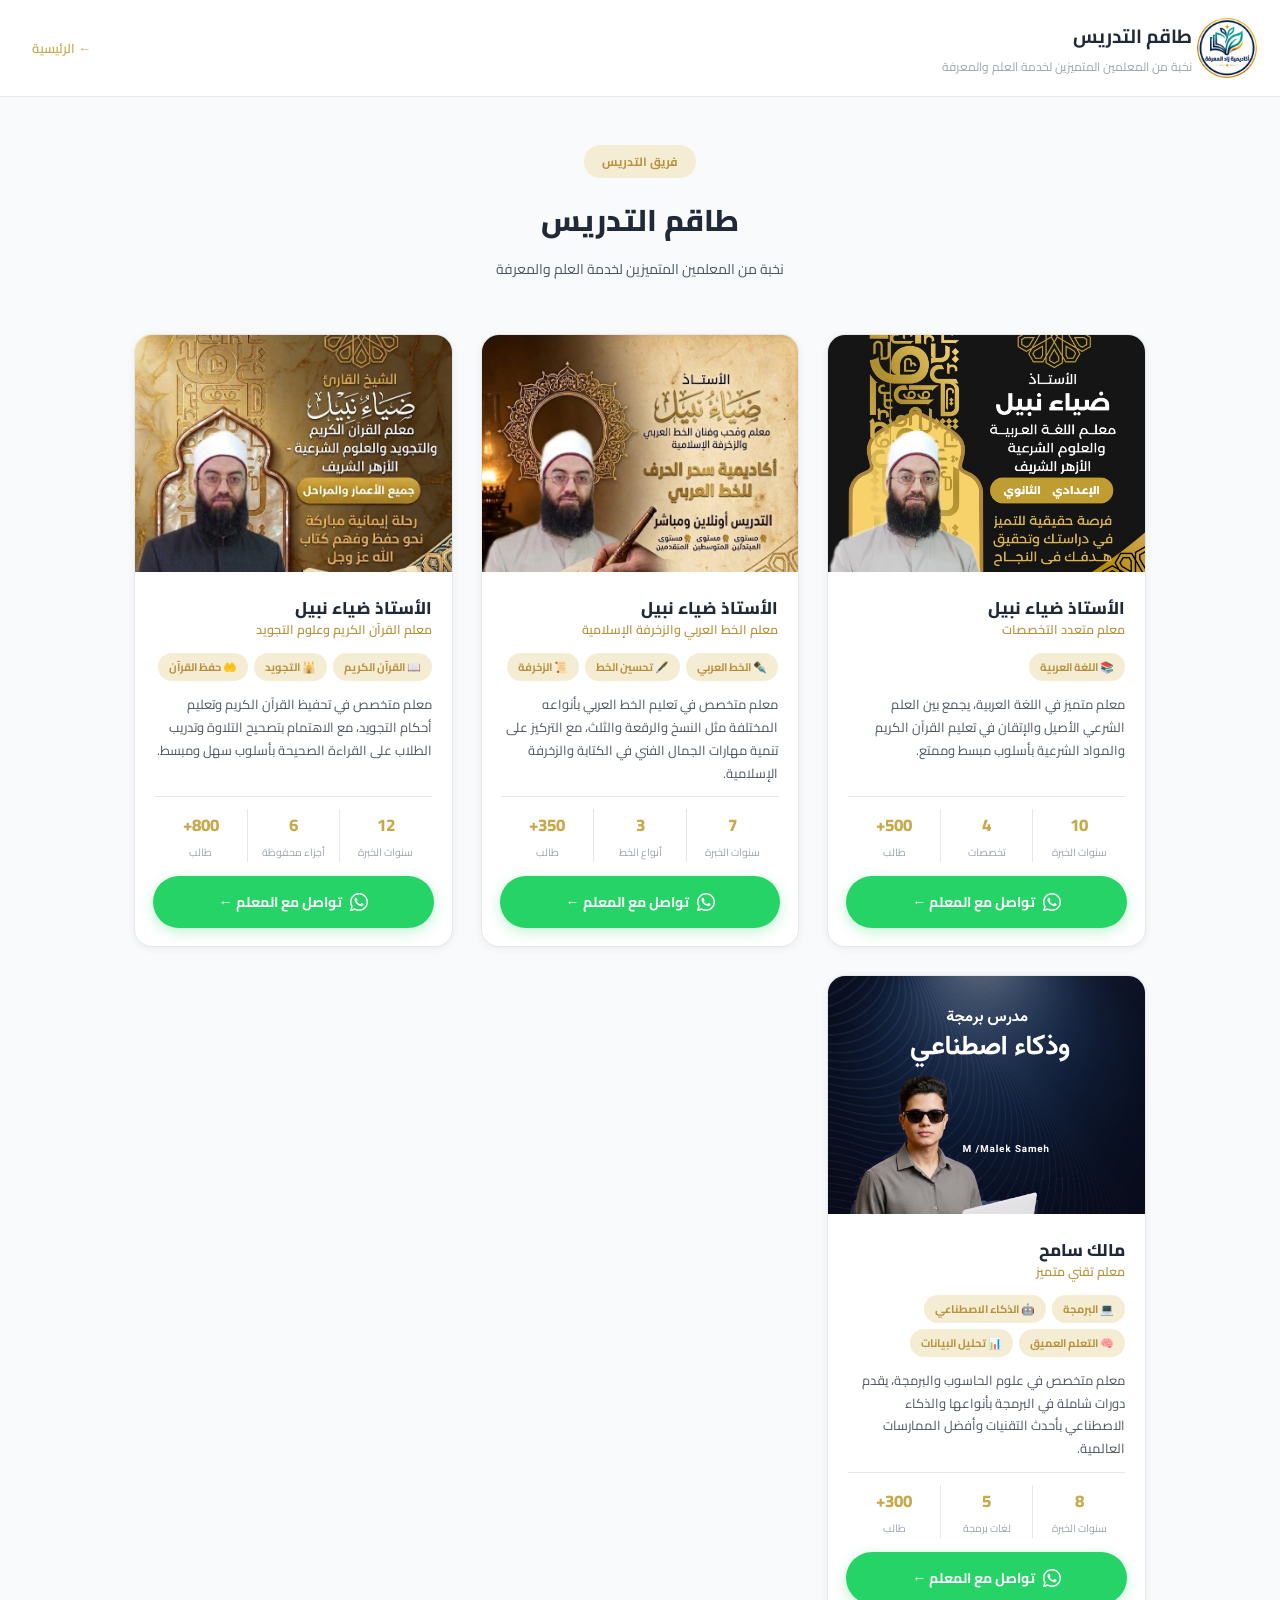
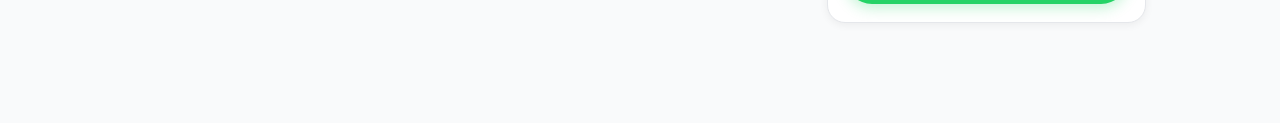
<file: طاقم التدريس/index.html>
<!doctype html>
<html lang="ar" dir="rtl">
  <head>
    <meta charset="UTF-8" />
    <meta name="viewport" content="width=device-width, initial-scale=1.0" />
    <title>طاقم التدريس — زاد المعرفة</title>
    <link rel="preconnect" href="https://fonts.googleapis.com" />
    <link
      href="https://fonts.googleapis.com/css2?family=Cairo:wght@400;600;700;800&display=swap"
      rel="stylesheet"
    />
    <style>
      *,
      *::before,
      *::after {
        box-sizing: border-box;
        margin: 0;
        padding: 0;
      }

      :root {
        --gold: #c9a84c;
        --gold-light: #f5ecd4;
        --gold-hover: #b8923e;
        --wa: #25d366;
        --wa-dark: #128c5e;
        --white: #ffffff;
        --gray-50: #f9fafb;
        --gray-200: #e5e7eb;
        --gray-400: #9ca3af;
        --gray-600: #4b5563;
        --gray-800: #1f2937;
      }

      body {
        font-family: "Cairo", sans-serif;
        background: var(--gray-50);
        color: var(--gray-800);
        direction: rtl;
      }

      /* ===== HEADER ===== */
      .page-header {
        background: var(--white);
        border-bottom: 1px solid var(--gray-200);
        padding: 18px 32px;
        display: flex;
        align-items: center;
        gap: 14px;
        position: sticky;
        top: 0;
        z-index: 50;
      }
      .header-icon {
        width: 42px;
        height: 42px;
        background: var(--gold-light);
        border-radius: 10px;
        display: flex;
        align-items: center;
        justify-content: center;
        font-size: 20px;
      }
      .header-title {
        font-size: 19px;
        font-weight: 700;
      }
      .header-sub {
        font-size: 12px;
        color: var(--gray-400);
        margin-top: 1px;
      }
      .back-link {
        margin-right: auto;
        font-size: 13px;
        font-weight: 600;
        color: var(--gold);
        text-decoration: none;
      }
      .back-link:hover {
        color: var(--gold-hover);
      }

      /* ===== MAIN ===== */
      main {
        max-width: 1060px;
        margin: 0 auto;
        padding: 48px 24px 100px;
      }

      /* ===== HERO ===== */
      .hero {
        text-align: center;
        margin-bottom: 52px;
      }
      .hero-badge {
        display: inline-block;
        background: var(--gold-light);
        color: var(--gold-hover);
        font-size: 12px;
        font-weight: 700;
        border-radius: 999px;
        padding: 5px 18px;
        margin-bottom: 14px;
      }
      .hero h1 {
        font-size: 30px;
        font-weight: 800;
        margin-bottom: 10px;
      }
      .hero p {
        font-size: 14px;
        color: var(--gray-600);
        line-height: 1.7;
      }

      /* ===== GRID ===== */
      .teachers-grid {
        display: grid;
        grid-template-columns: repeat(auto-fill, minmax(280px, 1fr));
        gap: 28px;
      }

      /* ===== CARD ===== */
      .card {
        background: var(--white);
        border: 1px solid var(--gray-200);
        border-radius: 18px;
        overflow: hidden;
        box-shadow: 0 2px 8px rgba(0, 0, 0, 0.06);
        display: flex;
        flex-direction: column;
        transition:
          transform 0.22s,
          box-shadow 0.22s,
          border-color 0.22s;
      }
      .card:hover {
        transform: translateY(-5px);
        box-shadow: 0 14px 36px rgba(0, 0, 0, 0.12);
        border-color: var(--gold);
      }

      /* ---- BIG RECTANGULAR PHOTO ---- */
      .card-photo {
        width: 100%;
        aspect-ratio: 4 / 3;
        object-fit: cover;
        object-position: top center;
        display: block;
      }

      /* placeholder emoji shown when no photo */
      .card-no-photo {
        width: 100%;
        aspect-ratio: 4 / 3;
        background: linear-gradient(150deg, var(--gold-light) 0%, #fffbef 100%);
        display: flex;
        align-items: center;
        justify-content: center;
        font-size: 72px;
      }

      /* ---- BODY ---- */
      .card-body {
        padding: 20px 20px 14px;
        flex: 1;
        display: flex;
        flex-direction: column;
        gap: 12px;
      }

      .teacher-name {
        font-size: 17px;
        font-weight: 800;
      }
      .teacher-role {
        font-size: 12.5px;
        font-weight: 600;
        color: var(--gold-hover);
        margin-top: -6px;
      }

      .subjects {
        display: flex;
        flex-wrap: wrap;
        gap: 6px;
      }
      .subject {
        background: var(--gold-light);
        color: var(--gold-hover);
        font-size: 11px;
        font-weight: 700;
        border-radius: 999px;
        padding: 4px 11px;
      }

      .bio {
        font-size: 13px;
        color: var(--gray-600);
        line-height: 1.75;
      }

      .stats {
        display: flex;
        border-top: 1px solid var(--gray-200);
        padding-top: 12px;
        margin-top: auto;
      }
      .stat {
        flex: 1;
        text-align: center;
        border-left: 1px solid var(--gray-200);
        padding: 0 6px;
      }
      .stat:last-child {
        border-left: none;
      }
      .stat-val {
        font-size: 17px;
        font-weight: 800;
        color: var(--gold);
      }
      .stat-lbl {
        font-size: 10.5px;
        color: var(--gray-400);
        margin-top: 1px;
      }

      /* ---- WHATSAPP BUTTON ---- */
      .wa-btn {
        display: flex;
        align-items: center;
        justify-content: center;
        gap: 8px;
        margin: 0 18px 18px;
        padding: 13px 0;
        background: var(--wa);
        color: var(--white);
        font-family: inherit;
        font-size: 14px;
        font-weight: 700;
        border-radius: 999px;
        text-decoration: none;
        box-shadow: 0 4px 14px rgba(37, 211, 102, 0.28);
        transition:
          background 0.2s,
          transform 0.2s;
      }
      .wa-btn:hover {
        background: var(--wa-dark);
        transform: translateY(-1px);
      }
      .wa-icon {
        width: 18px;
        height: 18px;
        flex-shrink: 0;
      }

      /* ===== RESPONSIVE ===== */
      @media (max-width: 680px) {
        main {
          padding: 28px 14px 70px;
        }
        .page-header {
          padding: 14px 16px;
        }
        .teachers-grid {
          grid-template-columns: 1fr;
        }
      }
      .logo-img {
  width: 60px;
  height: 60px;
  object-fit: cover;
  border-radius: 50%;
}
    </style>
  </head>
  <body>
    <header class="page-header">
      <div class="header-icon"><img src="../../images/logo.png" alt="logo" class="logo-img" /></div>
      <div>
        <div class="header-title">طاقم التدريس</div>
        <div class="header-sub">
          نخبة من المعلمين المتميزين لخدمة العلم والمعرفة
        </div>
      </div>
      <a href="../index.html" class="back-link">← الرئيسية</a>
    </header>

    <main>
      <div class="hero">
        <div class="hero-badge">فريق التدريس</div>
        <h1>طاقم التدريس</h1>
        <p>نخبة من المعلمين المتميزين لخدمة العلم والمعرفة</p>
      </div>

      <div class="teachers-grid">
        <!-- =============================================
         معلم 1 — اللغة العربية
         لإضافة صورة: غيّر src="" برابط الصورة
         واحذف السطر .card-no-photo كله
    ============================================= -->
        <div class="card">
          <a href="../images/معلم الللغة العربية.png" target="_blank">
            <img
              class="card-photo"
              src="../images/معلم الللغة العربية.png"
              alt="الأستاذ ضياء نبيل"
            />
          </a>

          <div class="card-body">
            <div>
              <div class="teacher-name">الأستاذ ضياء نبيل</div>
              <div class="teacher-role">معلم متعدد التخصصات</div>
            </div>
            <div class="subjects">
              <span class="subject">📚 اللغة العربية</span>
            </div>
            <p class="bio">
              معلم متميز في اللغة العربية، يجمع بين العلم الشرعي الأصيل والإتقان
              في تعليم القرآن الكريم والمواد الشرعية بأسلوب مبسط وممتع.
            </p>
            <div class="stats">
              <div class="stat">
                <div class="stat-val">10</div>
                <div class="stat-lbl">سنوات الخبرة</div>
              </div>
              <div class="stat">
                <div class="stat-val">4</div>
                <div class="stat-lbl">تخصصات</div>
              </div>
              <div class="stat">
                <div class="stat-val">500+</div>
                <div class="stat-lbl">طالب</div>
              </div>
            </div>
          </div>

          <a
            class="wa-btn"
            href="https://wa.me/201515474939"
            target="_blank"
            rel="noopener"
          >
            <svg class="wa-icon" viewBox="0 0 24 24" fill="currentColor">
              <path
                d="M17.472 14.382c-.297-.149-1.758-.867-2.03-.967-.273-.099-.471-.148-.67.15-.197.297-.767.966-.94 1.164-.173.199-.347.223-.644.075-.297-.15-1.255-.463-2.39-1.475-.883-.788-1.48-1.761-1.653-2.059-.173-.297-.018-.458.13-.606.134-.133.298-.347.446-.52.149-.174.198-.298.298-.497.099-.198.05-.371-.025-.52-.075-.149-.669-1.612-.916-2.207-.242-.579-.487-.5-.669-.51-.173-.008-.371-.01-.57-.01-.198 0-.52.074-.792.372-.272.297-1.04 1.016-1.04 2.479 0 1.462 1.065 2.875 1.213 3.074.149.198 2.096 3.2 5.077 4.487.709.306 1.262.489 1.694.625.712.227 1.36.195 1.871.118.571-.085 1.758-.719 2.006-1.413.248-.694.248-1.289.173-1.413-.074-.124-.272-.198-.57-.347z"
              />
              <path
                d="M12 0C5.373 0 0 5.373 0 12c0 2.123.554 4.118 1.523 5.847L.057 23.5a.5.5 0 0 0 .611.637l5.853-1.536A11.945 11.945 0 0 0 12 24c6.627 0 12-5.373 12-12S18.627 0 12 0zm0 22c-1.885 0-3.652-.513-5.168-1.407l-.371-.219-3.838 1.007 1.028-3.748-.241-.387A9.96 9.96 0 0 1 2 12C2 6.477 6.477 2 12 2s10 4.477 10 10-4.477 10-10 10z"
              />
            </svg>
            تواصل مع المعلم ←
          </a>
        </div>

        <!-- معلم 2 — الخط العربي -->
        <div class="card">
          <a href="../images/الخط العربي.png" target="_blank">
            <img
              class="card-photo"
              src="../images/الخط العربي.png"
              alt="الأستاذ ضياء نبيل"
            />
          </a>

          <div class="card-body">
            <div>
              <div class="teacher-name">الأستاذ ضياء نبيل</div>
              <div class="teacher-role">
                معلم الخط العربي والزخرفة الإسلامية
              </div>
            </div>
            <div class="subjects">
              <span class="subject">✒️ الخط العربي</span>
              <span class="subject">🖋️ تحسين الخط</span>
              <span class="subject">📜 الزخرفة</span>
            </div>
            <p class="bio">
              معلم متخصص في تعليم الخط العربي بأنواعه المختلفة مثل النسخ والرقعة
              والثلث، مع التركيز على تنمية مهارات الجمال الفني في الكتابة
              والزخرفة الإسلامية.
            </p>
            <div class="stats">
              <div class="stat">
                <div class="stat-val">7</div>
                <div class="stat-lbl">سنوات الخبرة</div>
              </div>
              <div class="stat">
                <div class="stat-val">3</div>
                <div class="stat-lbl">أنواع الخط</div>
              </div>
              <div class="stat">
                <div class="stat-val">350+</div>
                <div class="stat-lbl">طالب</div>
              </div>
            </div>
          </div>
          <a
            class="wa-btn"
            href="https://wa.me/201515474939"
            target="_blank"
            rel="noopener"
          >
            <svg class="wa-icon" viewBox="0 0 24 24" fill="currentColor">
              <path
                d="M17.472 14.382c-.297-.149-1.758-.867-2.03-.967-.273-.099-.471-.148-.67.15-.197.297-.767.966-.94 1.164-.173.199-.347.223-.644.075-.297-.15-1.255-.463-2.39-1.475-.883-.788-1.48-1.761-1.653-2.059-.173-.297-.018-.458.13-.606.134-.133.298-.347.446-.52.149-.174.198-.298.298-.497.099-.198.05-.371-.025-.52-.075-.149-.669-1.612-.916-2.207-.242-.579-.487-.5-.669-.51-.173-.008-.371-.01-.57-.01-.198 0-.52.074-.792.372-.272.297-1.04 1.016-1.04 2.479 0 1.462 1.065 2.875 1.213 3.074.149.198 2.096 3.2 5.077 4.487.709.306 1.262.489 1.694.625.712.227 1.36.195 1.871.118.571-.085 1.758-.719 2.006-1.413.248-.694.248-1.289.173-1.413-.074-.124-.272-.198-.57-.347z"
              />
              <path
                d="M12 0C5.373 0 0 5.373 0 12c0 2.123.554 4.118 1.523 5.847L.057 23.5a.5.5 0 0 0 .611.637l5.853-1.536A11.945 11.945 0 0 0 12 24c6.627 0 12-5.373 12-12S18.627 0 12 0zm0 22c-1.885 0-3.652-.513-5.168-1.407l-.371-.219-3.838 1.007 1.028-3.748-.241-.387A9.96 9.96 0 0 1 2 12C2 6.477 6.477 2 12 2s10 4.477 10 10-4.477 10-10 10z"
              />
            </svg>
            تواصل مع المعلم ←
          </a>
        </div>

        <!-- معلم 3 — القرآن الكريم -->
        <div class="card">
          <a href="../images/القرآن.png" target="_blank">
            <img
              class="card-photo"
              src="../images/القرآن.png"
              alt="الأستاذ ضياء نبيل"
            />
          </a>

          <div class="card-body">
            <div>
              <div class="teacher-name">الأستاذ ضياء نبيل</div>
              <div class="teacher-role">معلم القرآن الكريم وعلوم التجويد</div>
            </div>
            <div class="subjects">
              <span class="subject">📖 القرآن الكريم</span>
              <span class="subject">🕌 التجويد</span>
              <span class="subject">🤲 حفظ القرآن</span>
            </div>
            <p class="bio">
              معلم متخصص في تحفيظ القرآن الكريم وتعليم أحكام التجويد، مع
              الاهتمام بتصحيح التلاوة وتدريب الطلاب على القراءة الصحيحة بأسلوب
              سهل ومبسط.
            </p>
            <div class="stats">
              <div class="stat">
                <div class="stat-val">12</div>
                <div class="stat-lbl">سنوات الخبرة</div>
              </div>
              <div class="stat">
                <div class="stat-val">6</div>
                <div class="stat-lbl">أجزاء محفوظة</div>
              </div>
              <div class="stat">
                <div class="stat-val">800+</div>
                <div class="stat-lbl">طالب</div>
              </div>
            </div>
          </div>
          <a
            class="wa-btn"
            href="https://wa.me/201515474939"
            target="_blank"
            rel="noopener"
          >
            <svg class="wa-icon" viewBox="0 0 24 24" fill="currentColor">
              <path
                d="M17.472 14.382c-.297-.149-1.758-.867-2.03-.967-.273-.099-.471-.148-.67.15-.197.297-.767.966-.94 1.164-.173.199-.347.223-.644.075-.297-.15-1.255-.463-2.39-1.475-.883-.788-1.48-1.761-1.653-2.059-.173-.297-.018-.458.13-.606.134-.133.298-.347.446-.52.149-.174.198-.298.298-.497.099-.198.05-.371-.025-.52-.075-.149-.669-1.612-.916-2.207-.242-.579-.487-.5-.669-.51-.173-.008-.371-.01-.57-.01-.198 0-.52.074-.792.372-.272.297-1.04 1.016-1.04 2.479 0 1.462 1.065 2.875 1.213 3.074.149.198 2.096 3.2 5.077 4.487.709.306 1.262.489 1.694.625.712.227 1.36.195 1.871.118.571-.085 1.758-.719 2.006-1.413.248-.694.248-1.289.173-1.413-.074-.124-.272-.198-.57-.347z"
              />
              <path
                d="M12 0C5.373 0 0 5.373 0 12c0 2.123.554 4.118 1.523 5.847L.057 23.5a.5.5 0 0 0 .611.637l5.853-1.536A11.945 11.945 0 0 0 12 24c6.627 0 12-5.373 12-12S18.627 0 12 0zm0 22c-1.885 0-3.652-.513-5.168-1.407l-.371-.219-3.838 1.007 1.028-3.748-.241-.387A9.96 9.96 0 0 1 2 12C2 6.477 6.477 2 12 2s10 4.477 10 10-4.477 10-10 10z"
              />
            </svg>
            تواصل مع المعلم ←
          </a>
        </div>

        <!-- معلم 4 — البرمجة والتقنية -->
        <div class="card">
          <a href="../images/teacher-malek.png" target="_blank">
            <img
              class="card-photo"
              src="../images/teacher-malek.png"
              alt="الأستاذ ضياء نبيل"
            />
          </a>

          <div class="card-body">
            <div>
              <div class="teacher-name">مالك سامح</div>
              <div class="teacher-role">معلم تقني متميز</div>
            </div>
            <div class="subjects">
              <span class="subject">💻 البرمجة</span>
              <span class="subject">🤖 الذكاء الاصطناعي</span>
              <span class="subject">🧠 التعلم العميق</span>
              <span class="subject">📊 تحليل البيانات</span>
            </div>
            <p class="bio">
              معلم متخصص في علوم الحاسوب والبرمجة، يقدم دورات شاملة في البرمجة
              بأنواعها والذكاء الاصطناعي بأحدث التقنيات وأفضل الممارسات
              العالمية.
            </p>
            <div class="stats">
              <div class="stat">
                <div class="stat-val">8</div>
                <div class="stat-lbl">سنوات الخبرة</div>
              </div>
              <div class="stat">
                <div class="stat-val">5</div>
                <div class="stat-lbl">لغات برمجة</div>
              </div>
              <div class="stat">
                <div class="stat-val">300+</div>
                <div class="stat-lbl">طالب</div>
              </div>
            </div>
          </div>
          <a
            class="wa-btn"
            href="https://wa.me/201515474939"
            target="_blank"
            rel="noopener"
          >
            <svg class="wa-icon" viewBox="0 0 24 24" fill="currentColor">
              <path
                d="M17.472 14.382c-.297-.149-1.758-.867-2.03-.967-.273-.099-.471-.148-.67.15-.197.297-.767.966-.94 1.164-.173.199-.347.223-.644.075-.297-.15-1.255-.463-2.39-1.475-.883-.788-1.48-1.761-1.653-2.059-.173-.297-.018-.458.13-.606.134-.133.298-.347.446-.52.149-.174.198-.298.298-.497.099-.198.05-.371-.025-.52-.075-.149-.669-1.612-.916-2.207-.242-.579-.487-.5-.669-.51-.173-.008-.371-.01-.57-.01-.198 0-.52.074-.792.372-.272.297-1.04 1.016-1.04 2.479 0 1.462 1.065 2.875 1.213 3.074.149.198 2.096 3.2 5.077 4.487.709.306 1.262.489 1.694.625.712.227 1.36.195 1.871.118.571-.085 1.758-.719 2.006-1.413.248-.694.248-1.289.173-1.413-.074-.124-.272-.198-.57-.347z"
              />
              <path
                d="M12 0C5.373 0 0 5.373 0 12c0 2.123.554 4.118 1.523 5.847L.057 23.5a.5.5 0 0 0 .611.637l5.853-1.536A11.945 11.945 0 0 0 12 24c6.627 0 12-5.373 12-12S18.627 0 12 0zm0 22c-1.885 0-3.652-.513-5.168-1.407l-.371-.219-3.838 1.007 1.028-3.748-.241-.387A9.96 9.96 0 0 1 2 12C2 6.477 6.477 2 12 2s10 4.477 10 10-4.477 10-10 10z"
              />
            </svg>
            تواصل مع المعلم ←
          </a>
        </div>
      </div>
      <!-- /teachers-grid -->
    </main>
  </body>
</html>
</file>
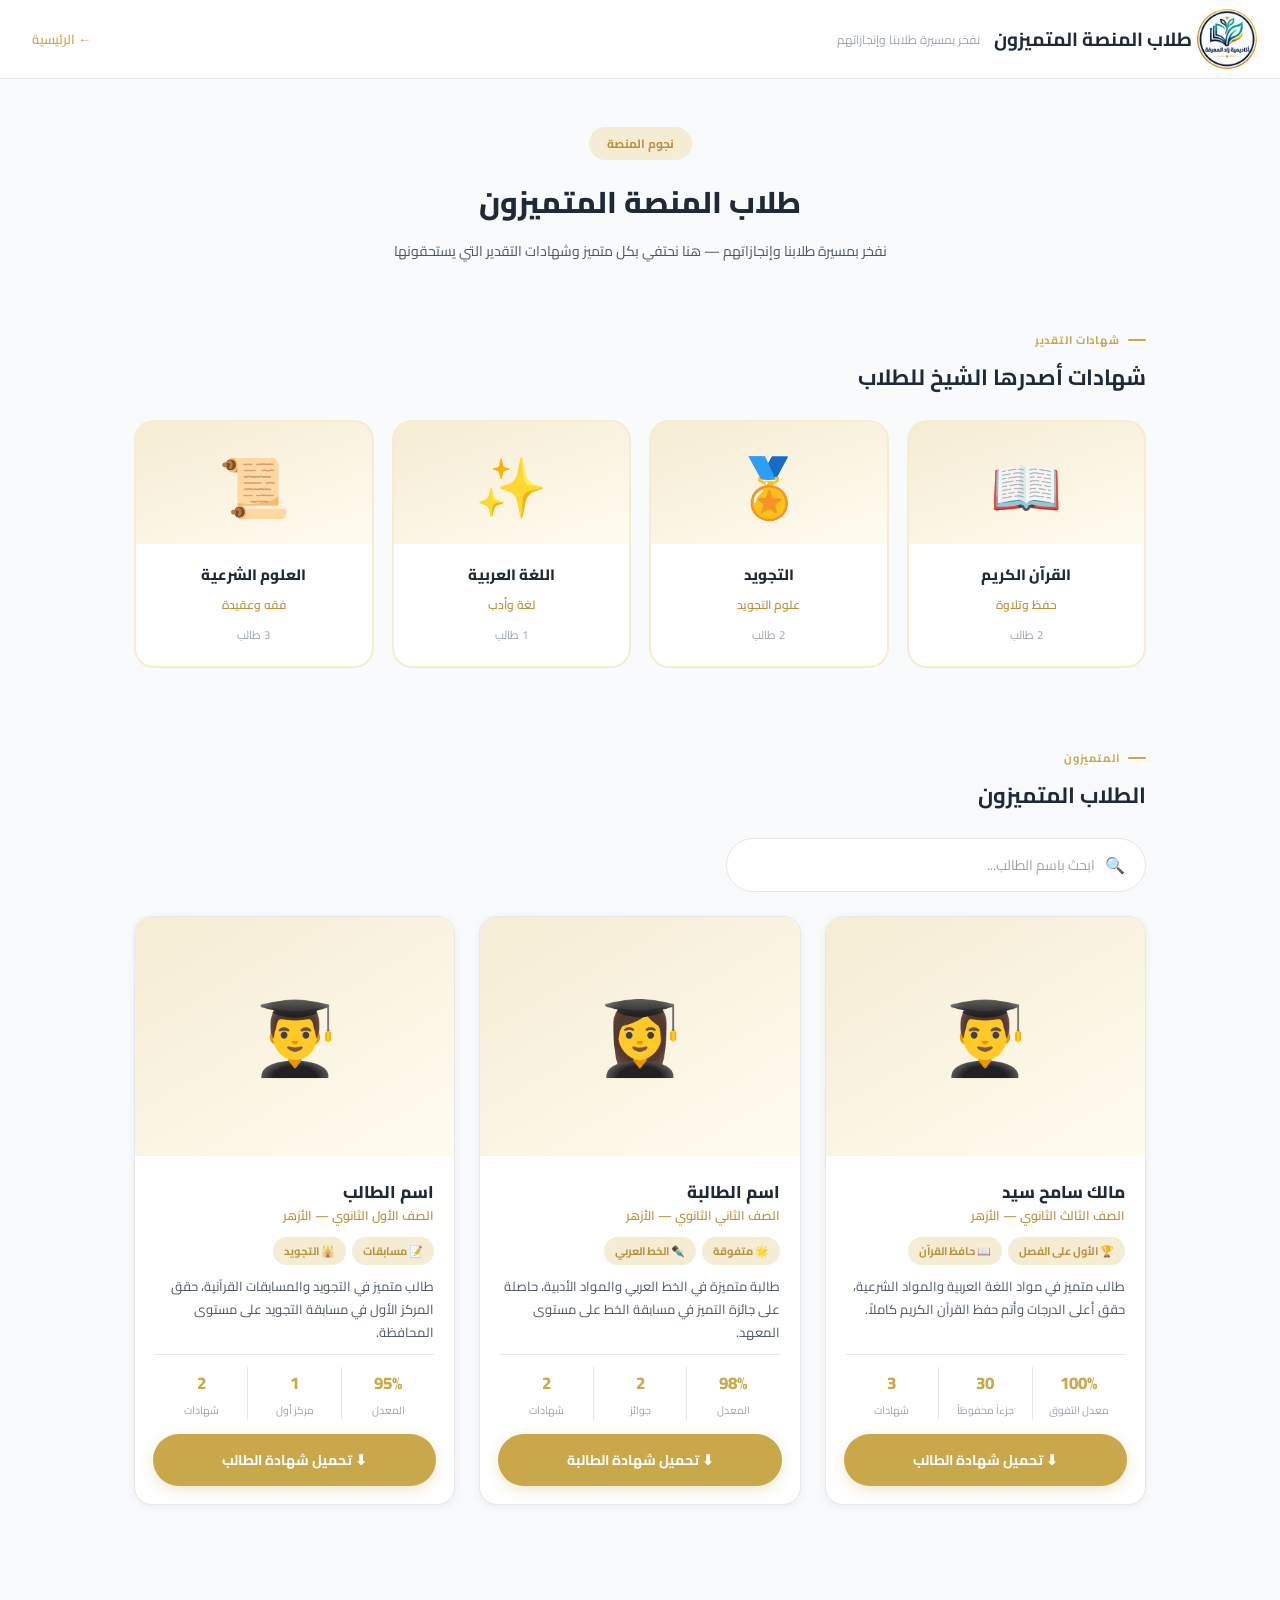
<file: طلاب المنصة المتميزون/students.html>
<!doctype html>
<html lang="ar" dir="rtl">
  <head>
    <meta charset="UTF-8" />
    <meta name="viewport" content="width=device-width, initial-scale=1.0" />
    <title>طلاب المنصة المتميزون — زاد المعرفة</title>
    <link rel="icon" type="image/png" href="../images/logo.png" />
    <link rel="preconnect" href="https://fonts.googleapis.com" />
    <link
      href="https://fonts.googleapis.com/css2?family=Cairo:wght@400;600;700;800&display=swap"
      rel="stylesheet"
    />

    <style>
      *,
      *::before,
      *::after {
        box-sizing: border-box;
        margin: 0;
        padding: 0;
      }

      :root {
        --gold: #c9a84c;
        --gold-light: #f5ecd4;
        --gold-hover: #b8923e;
        --white: #ffffff;
        --gray-50: #f9fafb;
        --gray-200: #e5e7eb;
        --gray-400: #9ca3af;
        --gray-600: #4b5563;
        --gray-800: #1f2937;
      }

      body {
        font-family: "Cairo", sans-serif;
        background: var(--gray-50);
        color: var(--gray-800);
        direction: rtl;
      }
      .logo-img {
  width: 60px;
  height: 60px;
  object-fit: cover;
  border-radius: 50%;
}

      /* ===== HEADER ===== */
      .page-header {
        background: var(--white);
        border-bottom: 1px solid var(--gray-200);
        padding: 18px 32px;
        display: flex;
        align-items: center;
        gap: 14px;
        position: sticky;
        top: 0;
        z-index: 50;
      }
      .header-icon {
        width: 42px;
        height: 42px;
        background: var(--gold-light);
        border-radius: 10px;
        display: flex;
        align-items: center;
        justify-content: center;
        font-size: 20px;
      }
      .header-title {
        font-size: 19px;
        font-weight: 700;
      }
      .header-sub {
        font-size: 12px;
        color: var(--gray-400);
        margin-top: 1px;
      }
      .back-link {
        margin-right: auto;
        font-size: 13px;
        font-weight: 600;
        color: var(--gold);
        text-decoration: none;
      }
      .back-link:hover {
        color: var(--gold-hover);
      }

      /* ===== MAIN ===== */
      main {
        max-width: 1060px;
        margin: 0 auto;
        padding: 48px 24px 100px;
      }

      /* ===== HERO ===== */
      .hero {
        text-align: center;
        margin-bottom: 56px;
      }
      .hero-badge {
        display: inline-block;
        background: var(--gold-light);
        color: var(--gold-hover);
        font-size: 12px;
        font-weight: 700;
        border-radius: 999px;
        padding: 5px 18px;
        margin-bottom: 14px;
      }
      .hero h1 {
        font-size: 30px;
        font-weight: 800;
        margin-bottom: 10px;
      }
      .hero p {
        font-size: 14px;
        color: var(--gray-600);
        line-height: 1.7;
        max-width: 520px;
        margin: 0 auto;
      }

      /* ===== SECTION LABEL ===== */
      .section-label {
        display: inline-flex;
        align-items: center;
        gap: 8px;
        font-size: 11px;
        font-weight: 700;
        letter-spacing: 0.08em;
        text-transform: uppercase;
        color: var(--gold);
        margin-bottom: 6px;
      }
      .section-label::before {
        content: "";
        width: 18px;
        height: 2px;
        border-radius: 2px;
        background: var(--gold);
      }
      .section-title {
        font-size: 22px;
        font-weight: 700;
        margin-bottom: 22px;
      }

      /* =============================================
   SECTION 1 — CERTIFICATES
   4 category cards → click → show students list
============================================= */
      .certs-section {
        margin-bottom: 70px;
      }

      /* ---- search bar ---- */
      .search-wrap {
        margin-bottom: 24px;
        display: flex;
        align-items: center;
        gap: 10px;
        background: var(--white);
        border: 1.5px solid var(--gray-200);
        border-radius: 999px;
        padding: 11px 20px;
        max-width: 420px;
        transition:
          border-color 0.2s,
          box-shadow 0.2s;
      }
      .search-wrap:focus-within {
        border-color: var(--gold);
        box-shadow: 0 0 0 3px var(--gold-light);
      }
      .search-wrap input {
        border: none;
        outline: none;
        font-family: inherit;
        font-size: 14px;
        background: none;
        color: var(--gray-800);
        flex: 1;
      }
      .search-wrap input::placeholder {
        color: var(--gray-400);
      }

      /* ---- 4 category cards ---- */
      .cert-categories {
        display: grid;
        grid-template-columns: repeat(4, 1fr);
        gap: 18px;
        margin-bottom: 36px;
      }

      /* The card that matches the screenshot exactly */
      .cat-card {
        background: var(--gold-light);
        border: 2px solid transparent;
        border-radius: 20px;
        padding: 0;
        cursor: pointer;
        display: flex;
        flex-direction: column;
        overflow: hidden;
        transition:
          border-color 0.2s,
          box-shadow 0.2s,
          transform 0.2s;
        text-align: center;
      }
      .cat-card:hover,
      .cat-card.active {
        border-color: var(--gold);
        box-shadow: 0 8px 24px rgba(201, 168, 76, 0.25);
        transform: translateY(-3px);
      }
      .cat-card.active {
        box-shadow:
          0 0 0 3px var(--gold),
          0 8px 24px rgba(201, 168, 76, 0.2);
      }

      /* big emoji area — same gold-light bg as screenshot */
      .cat-icon-area {
        background: linear-gradient(160deg, #f5ecd4 0%, #fffbef 100%);
        padding: 36px 20px 28px;
        font-size: 58px;
        line-height: 1;
        display: flex;
        align-items: center;
        justify-content: center;
      }

      .cat-info {
        padding: 16px 16px 20px;
        background: var(--white);
        flex: 1;
      }
      .cat-name {
        font-size: 15px;
        font-weight: 800;
        margin-bottom: 4px;
      }
      .cat-sub {
        font-size: 12px;
        color: var(--gold-hover);
        font-weight: 600;
        margin-bottom: 8px;
      }
      .cat-count {
        font-size: 11.5px;
        color: var(--gray-400);
      }

      /* ---- student list that appears under the selected category ---- */
      .students-under-cert {
        display: none;
        animation: fadeUp 0.3s ease;
      }
      .students-under-cert.show {
        display: block;
      }

      @keyframes fadeUp {
        from {
          opacity: 0;
          transform: translateY(8px);
        }
        to {
          opacity: 1;
          transform: translateY(0);
        }
      }

      .cert-list-header {
        display: flex;
        align-items: center;
        justify-content: space-between;
        margin-bottom: 18px;
        padding: 14px 20px;
        background: var(--white);
        border: 1px solid var(--gray-200);
        border-radius: 14px;
      }
      .cert-list-title {
        font-size: 15px;
        font-weight: 700;
      }
      .cert-list-close {
        background: var(--gray-50);
        border: 1px solid var(--gray-200);
        border-radius: 999px;
        padding: 5px 14px;
        font-family: inherit;
        font-size: 12px;
        font-weight: 600;
        color: var(--gray-600);
        cursor: pointer;
      }
      .cert-list-close:hover {
        border-color: var(--gold);
        color: var(--gold);
      }

      .cert-students-grid {
        display: grid;
        grid-template-columns: repeat(auto-fill, minmax(240px, 1fr));
        gap: 14px;
      }

      /* each student row inside the cert list */
      .cert-student-row {
        background: var(--white);
        border: 1px solid var(--gray-200);
        border-radius: 14px;
        padding: 16px 18px;
        display: flex;
        align-items: center;
        gap: 14px;
        transition:
          border-color 0.2s,
          box-shadow 0.2s;
      }
      .cert-student-row:hover {
        border-color: var(--gold);
        box-shadow: 0 4px 14px rgba(201, 168, 76, 0.15);
      }

      .cert-student-avatar {
        width: 44px;
        height: 44px;
        border-radius: 10px;
        background: var(--gold-light);
        display: flex;
        align-items: center;
        justify-content: center;
        font-size: 20px;
        flex-shrink: 0;
      }
      .cert-student-info {
        flex: 1;
      }
      .cert-student-name {
        font-size: 14px;
        font-weight: 700;
        margin-bottom: 2px;
      }
      .cert-student-level {
        font-size: 11.5px;
        color: var(--gray-400);
      }

      .cert-dl-btn {
        display: inline-flex;
        align-items: center;
        gap: 5px;
        padding: 8px 14px;
        background: var(--gold);
        color: var(--white);
        font-family: inherit;
        font-size: 12px;
        font-weight: 700;
        border-radius: 999px;
        text-decoration: none;
        flex-shrink: 0;
        transition: background 0.2s;
      }
      .cert-dl-btn:hover {
        background: var(--gold-hover);
      }

      /* no-results message */
      .no-results {
        text-align: center;
        color: var(--gray-400);
        font-size: 13px;
        padding: 30px 0;
        display: none;
      }
      .no-results.show {
        display: block;
      }

      /* =============================================
   SECTION 2 — STAR STUDENTS
   Same card style as teachers page
============================================= */
      .students-section {
        margin-bottom: 60px;
      }

      .students-grid {
        display: grid;
        grid-template-columns: repeat(auto-fill, minmax(270px, 1fr));
        gap: 24px;
      }

      .card {
        background: var(--white);
        border: 1px solid var(--gray-200);
        border-radius: 18px;
        overflow: hidden;
        box-shadow: 0 2px 8px rgba(0, 0, 0, 0.06);
        display: flex;
        flex-direction: column;
        transition:
          transform 0.22s,
          box-shadow 0.22s,
          border-color 0.22s;
      }
      .card:hover {
        transform: translateY(-5px);
        box-shadow: 0 14px 36px rgba(0, 0, 0, 0.12);
        border-color: var(--gold);
      }

      .card-photo {
        width: 100%;
        aspect-ratio: 4/3;
        object-fit: cover;
        object-position: top center;
        display: block;
      }
      .card-no-photo {
        width: 100%;
        aspect-ratio: 4/3;
        background: linear-gradient(150deg, var(--gold-light) 0%, #fffbef 100%);
        display: flex;
        align-items: center;
        justify-content: center;
        font-size: 72px;
      }

      .card-body {
        padding: 20px 20px 14px;
        flex: 1;
        display: flex;
        flex-direction: column;
        gap: 10px;
      }
      .student-name {
        font-size: 17px;
        font-weight: 800;
      }
      .student-level {
        font-size: 12.5px;
        font-weight: 600;
        color: var(--gold-hover);
        margin-top: -4px;
      }

      .tags {
        display: flex;
        flex-wrap: wrap;
        gap: 6px;
      }
      .tag {
        background: var(--gold-light);
        color: var(--gold-hover);
        font-size: 11px;
        font-weight: 700;
        border-radius: 999px;
        padding: 4px 11px;
      }

      .student-bio {
        font-size: 13px;
        color: var(--gray-600);
        line-height: 1.75;
      }

      .stats {
        display: flex;
        border-top: 1px solid var(--gray-200);
        padding-top: 12px;
        margin-top: auto;
      }
      .stat {
        flex: 1;
        text-align: center;
        border-left: 1px solid var(--gray-200);
        padding: 0 6px;
      }
      .stat:last-child {
        border-left: none;
      }
      .stat-val {
        font-size: 17px;
        font-weight: 800;
        color: var(--gold);
      }
      .stat-lbl {
        font-size: 10.5px;
        color: var(--gray-400);
        margin-top: 1px;
      }

      .cert-btn {
        display: flex;
        align-items: center;
        justify-content: center;
        gap: 8px;
        margin: 0 18px 18px;
        padding: 13px 0;
        background: var(--gold);
        color: var(--white);
        font-family: inherit;
        font-size: 14px;
        font-weight: 700;
        border-radius: 999px;
        text-decoration: none;
        box-shadow: 0 4px 14px rgba(201, 168, 76, 0.28);
        transition:
          background 0.2s,
          transform 0.2s;
      }
      .cert-btn:hover {
        background: var(--gold-hover);
        transform: translateY(-1px);
      }

      /* ===== RESPONSIVE ===== */
      @media (max-width: 900px) {
        .cert-categories {
          grid-template-columns: repeat(2, 1fr);
        }
      }
      @media (max-width: 680px) {
        main {
          padding: 28px 14px 70px;
        }
        .page-header {
          padding: 14px 16px;
        }
        .cert-categories {
          grid-template-columns: repeat(2, 1fr);
        }
        .students-grid {
          grid-template-columns: 1fr;
        }
      }
      .cert-image {
        width: 100%;
        height: 220px;
        object-fit: cover;
        border-radius: 12px;
        cursor: pointer;
        display: block;
      }

      .cert-student-row {
        padding: 10px;
      }
      .image-modal {
        display: none;
        position: fixed;
        inset: 0;
        background: rgba(0, 0, 0, 0.9);
        justify-content: center;
        align-items: center;
        z-index: 9999;
      }

      .modal-image {
        max-width: 90%;
        max-height: 90%;
        border-radius: 10px;
        box-shadow: 0 0 25px rgba(255, 255, 255, 0.2);
      }

      .close-image {
        position: absolute;
        top: 20px;
        right: 30px;
        color: #fff;
        font-size: 50px;
        font-weight: bold;
        cursor: pointer;
        user-select: none;
      }

      .close-image:hover {
        color: #ddd;
      }
    </style>
  </head>
  <body>
    <header class="page-header">
      <div class="header-icon">
        <img src="../images/logo.png" alt="logo" class="logo-img" />
      </div>
        <div class="header-title">طلاب المنصة المتميزون</div>
        <div class="header-sub">نفخر بمسيرة طلابنا وإنجازاتهم</div>
      </div>
      <a href="../index.html" class="back-link">← الرئيسية</a>
    </header>

    <main>
      <!-- HERO -->
      <div class="hero">
        <div class="hero-badge">نجوم المنصة</div>
        <h1>طلاب المنصة المتميزون</h1>
        <p>
          نفخر بمسيرة طلابنا وإنجازاتهم — هنا نحتفي بكل متميز وشهادات التقدير
          التي يستحقونها
        </p>
      </div>

      <!-- ============================================
       SECTION 1 — CERTIFICATES
  ============================================= -->
      <section class="certs-section">
        <div class="section-label">شهادات التقدير</div>
        <h2 class="section-title">شهادات أصدرها الشيخ للطلاب</h2>

        <!-- SEARCH -->
        <!-- <div class="search-wrap">
          <span>🔍</span>
          <input
            type="text"
            id="certSearch"
            placeholder="ابحث باسم الطالب..."
            oninput="searchStudents(this.value)"
          />
        </div> -->

        <!-- 4 CATEGORY CARDS -->
        <div class="cert-categories">
          <div class="cat-card" onclick="toggleCert('quran', this)">
            <div class="cat-icon-area">📖</div>
            <div class="cat-info">
              <div class="cat-name">القرآن الكريم</div>
              <div class="cat-sub">حفظ وتلاوة</div>
              <div class="cat-count" id="count-quran">0 طالب</div>
            </div>
          </div>

          <div class="cat-card" onclick="toggleCert('tajweed', this)">
            <div class="cat-icon-area">🏅</div>
            <div class="cat-info">
              <div class="cat-name">التجويد</div>
              <div class="cat-sub">علوم التجويد</div>
              <div class="cat-count" id="count-tajweed">0 طالب</div>
            </div>
          </div>

          <div class="cat-card" onclick="toggleCert('arabic', this)">
            <div class="cat-icon-area">✨</div>
            <div class="cat-info">
              <div class="cat-name">اللغة العربية</div>
              <div class="cat-sub">لغة وأدب</div>
              <div class="cat-count" id="count-arabic">0 طالب</div>
            </div>
          </div>

          <div class="cat-card" onclick="toggleCert('sharia', this)">
            <div class="cat-icon-area">📜</div>
            <div class="cat-info">
              <div class="cat-name">العلوم الشرعية</div>
              <div class="cat-sub">فقه وعقيدة</div>
              <div class="cat-count" id="count-sharia">0 طالب</div>
            </div>
          </div>
        </div>
        <!-- /cert-categories -->

        <!-- STUDENTS LIST — shown when a category is clicked -->
        <div class="students-under-cert" id="certList">
          <div class="cert-list-header">
            <div class="cert-list-title" id="certListTitle">الطلاب</div>
            <button class="cert-list-close" onclick="closeCertList()">
              ✕ إغلاق
            </button>
          </div>
          <div class="cert-students-grid" id="certStudentsGrid"></div>
          <p class="no-results" id="certNoResults">لا توجد نتائج مطابقة</p>
        </div>
      </section>

      <!-- ============================================
       SECTION 2 — STAR STUDENTS
  ============================================= -->
      <section class="students-section">
        <div class="section-label">المتميزون</div>
        <h2 class="section-title"> الطلاب المتميزون</h2>
<!-- SEARCH FOR STAR STUDENTS -->
<div class="search-wrap">
  <span>🔍</span>
  <input
    type="text"
    id="studentSearch"
    placeholder="ابحث باسم الطالب..."
    oninput="searchStarStudents(this.value)"
  />
</div>

        <div class="students-grid">
          <!-- ========== طالب 1 ========== -->
          <div class="card">
            <!-- <img class="card-photo" src="رابط-الصورة" alt="اسم الطالب"> -->
            <div class="card-no-photo">👨‍🎓</div>
            <div class="card-body">
              <div>
                <div class="student-name">مالك سامح سيد</div>
                <div class="student-level">الصف الثالث الثانوي — الأزهر</div>
              </div>
              <div class="tags">
                <span class="tag">🏆 الأول على الفصل</span>
                <span class="tag">📖 حافظ القرآن</span>
              </div>
              <p class="student-bio">
                طالب متميز في مواد اللغة العربية والمواد الشرعية، حقق أعلى
                الدرجات وأتم حفظ القرآن الكريم كاملاً.
              </p>
              <div class="stats">
                <div class="stat">
                  <div class="stat-val">100%</div>
                  <div class="stat-lbl">معدل التفوق</div>
                </div>
                <div class="stat">
                  <div class="stat-val">30</div>
                  <div class="stat-lbl">جزءاً محفوظاً</div>
                </div>
                <div class="stat">
                  <div class="stat-val">3</div>
                  <div class="stat-lbl">شهادات</div>
                </div>
              </div>
            </div>
            <a class="cert-btn" href="#" download>⬇ تحميل شهادة الطالب</a>
          </div>

          <!-- ========== طالب 2 ========== -->
          <div class="card">
            <div class="card-no-photo">👩‍🎓</div>
            <div class="card-body">
              <div>
                <div class="student-name">اسم الطالبة</div>
                <div class="student-level">الصف الثاني الثانوي — الأزهر</div>
              </div>
              <div class="tags">
                <span class="tag">🌟 متفوقة</span>
                <span class="tag">✒️ الخط العربي</span>
              </div>
              <p class="student-bio">
                طالبة متميزة في الخط العربي والمواد الأدبية، حاصلة على جائزة
                التميز في مسابقة الخط على مستوى المعهد.
              </p>
              <div class="stats">
                <div class="stat">
                  <div class="stat-val">98%</div>
                  <div class="stat-lbl">المعدل</div>
                </div>
                <div class="stat">
                  <div class="stat-val">2</div>
                  <div class="stat-lbl">جوائز</div>
                </div>
                <div class="stat">
                  <div class="stat-val">2</div>
                  <div class="stat-lbl">شهادات</div>
                </div>
              </div>
            </div>
            <a class="cert-btn" href="#" download>⬇ تحميل شهادة الطالبة</a>
          </div>

          <!-- ========== طالب 3 ========== -->
          <div class="card">
            <div class="card-no-photo">👨‍🎓</div>
            <div class="card-body">
              <div>
                <div class="student-name">اسم الطالب</div>
                <div class="student-level">الصف الأول الثانوي — الأزهر</div>
              </div>
              <div class="tags">
                <span class="tag">📝 مسابقات</span>
                <span class="tag">🕌 التجويد</span>
              </div>
              <p class="student-bio">
                طالب متميز في التجويد والمسابقات القرآنية، حقق المركز الأول في
                مسابقة التجويد على مستوى المحافظة.
              </p>
              <div class="stats">
                <div class="stat">
                  <div class="stat-val">95%</div>
                  <div class="stat-lbl">المعدل</div>
                </div>
                <div class="stat">
                  <div class="stat-val">1</div>
                  <div class="stat-lbl">مركز أول</div>
                </div>
                <div class="stat">
                  <div class="stat-val">2</div>
                  <div class="stat-lbl">شهادات</div>
                </div>
              </div>
            </div>
            <a class="cert-btn" href="#" download>⬇ تحميل شهادة الطالب</a>
          </div>

          <!--
        لإضافة طالب جديد — انسخ هذا البلوك وعدّل البيانات:

        <div class="card">
          <div class="card-no-photo">👨‍🎓</div>
          <div class="card-body">
            <div>
              <div class="student-name">الاسم</div>
              <div class="student-level">الصف والمرحلة</div>
            </div>
            <div class="tags">
              <span class="tag">🏆 الإنجاز</span>
            </div>
            <p class="student-bio">وصف قصير.</p>
            <div class="stats">
              <div class="stat"><div class="stat-val">...</div><div class="stat-lbl">...</div></div>
              <div class="stat"><div class="stat-val">...</div><div class="stat-lbl">...</div></div>
              <div class="stat"><div class="stat-val">...</div><div class="stat-lbl">...</div></div>
            </div>
          </div>
          <a class="cert-btn" href="رابط-PDF" download>⬇ تحميل شهادة الطالب</a>
        </div>
      -->
        </div>
      </section>
    </main>

    <!-- ============================================
     JAVASCRIPT — minimal, only for cert filter + search
     عشان تضيف طالب: أضف object جديد في المصفوفة المناسبة
============================================= -->
    <script>
      // =============================================
      // DATA — أضف الطلاب هنا تحت كل قسم
      // =============================================
      const CERT_DATA = {
        quran: {
          title: "شهادات القرآن الكريم",
          students: [
            { img: "../images/hero-bg.png" },
            {img: "../images/youssef.png" },
          ],
        },
        tajweed: {
          title: "شهادات التجويد",
          students: [
            { img: "../images/omar.png" },
            { img: "../images/sara.png" },
          ],
        },
        arabic: {
          title: "شهادات اللغة العربية",
          students: [{ img: "../images/fatma.png" }],
        },
        sharia: {
          title: "شهادات العلوم الشرعية",
          students: [
            { img: "../images/ibrahim.png" },
            { img: "../images/mona.png" },
            { img: "../images/ahmed.png" },
          ],
        },
      };

      // fill counts under each category card
      Object.keys(CERT_DATA).forEach(function (key) {
        var el = document.getElementById("count-" + key);
        if (el) el.textContent = CERT_DATA[key].students.length + " طالب";
      });

      var activeCategory = null;
      var activeCard = null;

      function toggleCert(key, cardEl) {
        var list = document.getElementById("certList");
        // clicking same card again → close
        if (activeCategory === key) {
          closeCertList();
          return;
        }
        // mark active card
        document.querySelectorAll(".cat-card").forEach(function (c) {
          c.classList.remove("active");
        });
        cardEl.classList.add("active");
        activeCategory = key;
        activeCard = cardEl;
        // render
        renderCertStudents(CERT_DATA[key].students, "");
        document.getElementById("certListTitle").textContent =
          CERT_DATA[key].title;
        list.classList.add("show");
        list.scrollIntoView({ behavior: "smooth", block: "start" });
      }

      function closeCertList() {
        document.getElementById("certList").classList.remove("show");
        document.querySelectorAll(".cat-card").forEach(function (c) {
          c.classList.remove("active");
        });
        activeCategory = null;
      }

   function renderCertStudents(students) {
    var grid = document.getElementById("certStudentsGrid");
    var noRes = document.getElementById("certNoResults");

    grid.innerHTML = "";
    noRes.classList.remove("show");

    students.forEach(function(s) {
        var row = document.createElement("div");
        row.className = "cert-student-row";

        row.innerHTML =
            '<img src="' + s.img + '" class="cert-image" onclick="openImage(\'' + s.img + '\')">';

        grid.appendChild(row);
    });
}

      function searchStudents(val) {
        if (!activeCategory) return;
        renderCertStudents(CERT_DATA[activeCategory].students, val);
      }
      function openImage(src) {
        document.getElementById("modalImage").src = src;

        document.getElementById("imageModal").style.display = "flex";
      }

      function closeImage() {
        document.getElementById("imageModal").style.display = "none";
      }
      document
        .getElementById("imageModal")
        .addEventListener("click", function (e) {
          if (e.target === this) {
            closeImage();
          }
        });

        function searchStarStudents(val) {
  val = val.trim().toLowerCase();
  document.querySelectorAll(".students-grid .card").forEach(function(card) {
    var name = card.querySelector(".student-name").textContent.toLowerCase();
    if (name.includes(val) || val === "") {
      card.style.display = "block";
    } else {
      card.style.display = "none";
    }
  });
}

    </script>
    <div id="imageModal" class="image-modal">
      <span class="close-image" onclick="closeImage()">&times;</span>

      <img id="modalImage" class="modal-image" />
    </div>
  </body>
</html>
</file>
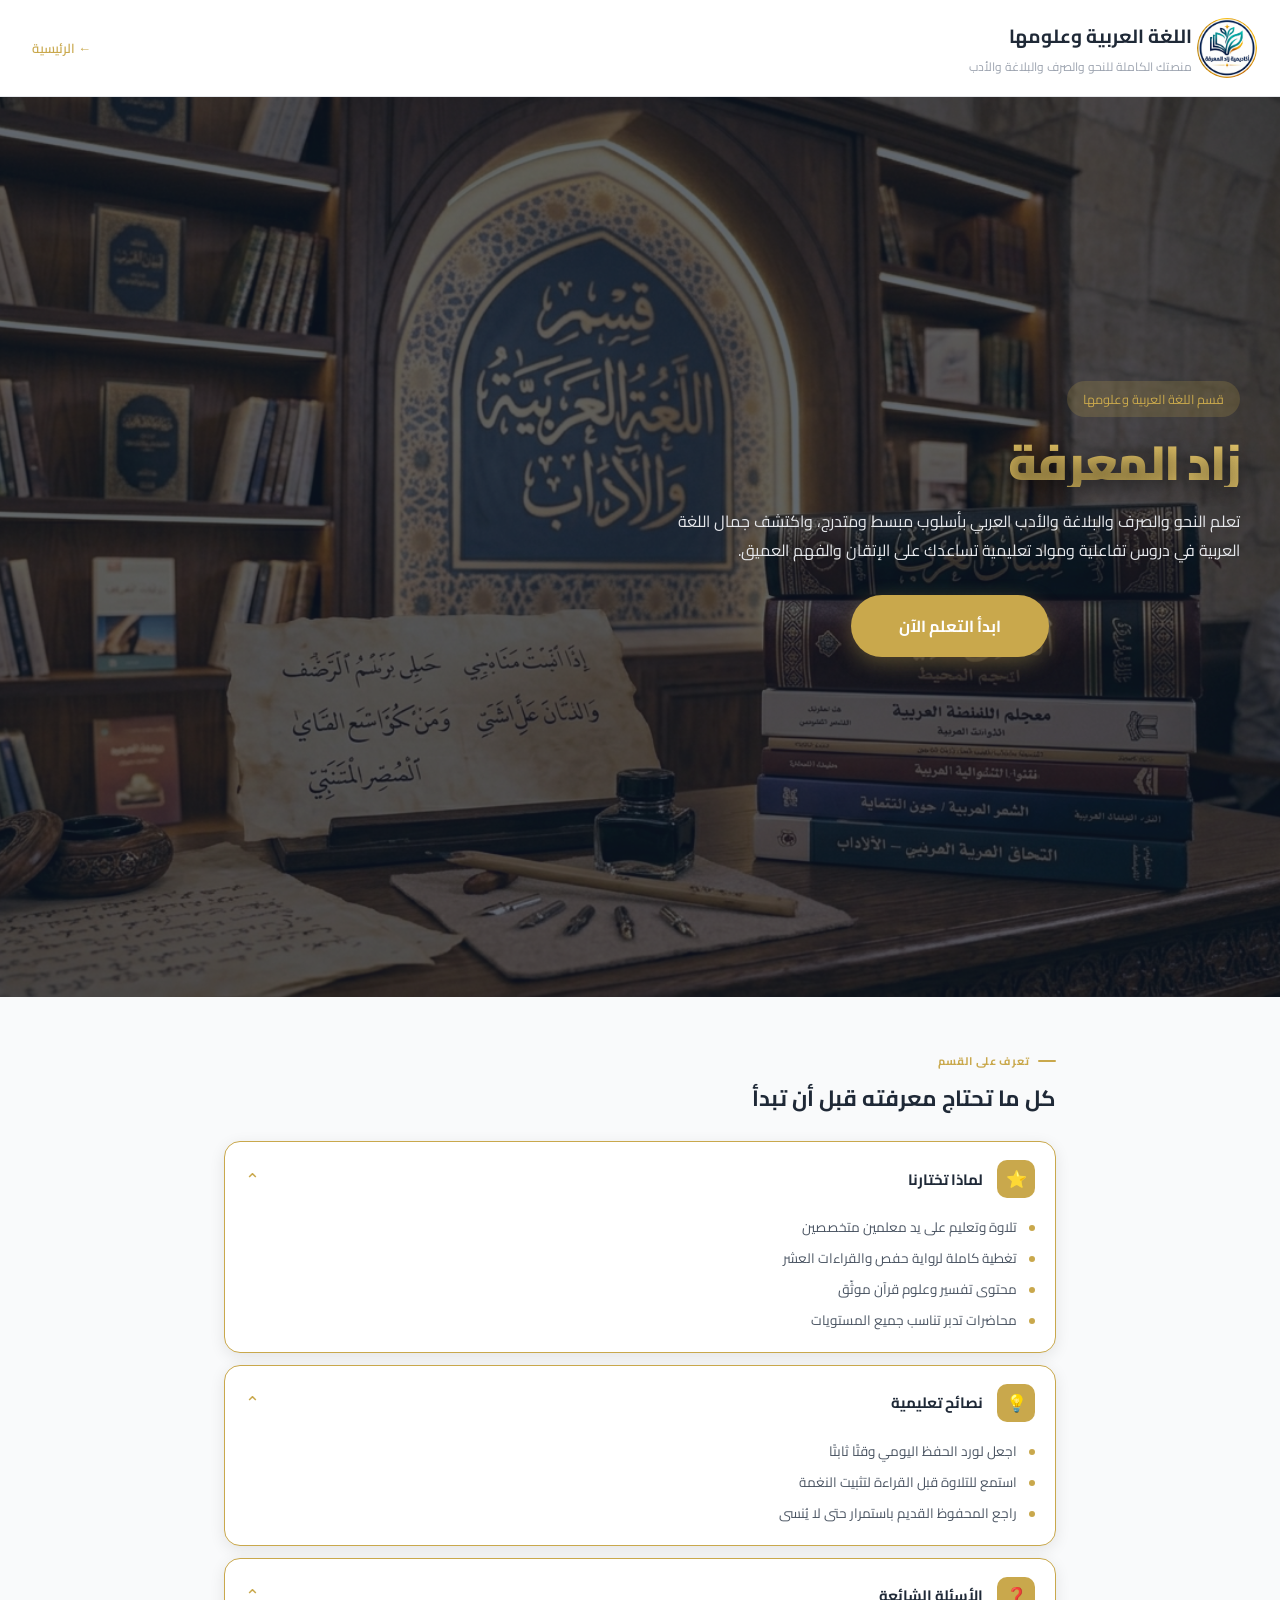
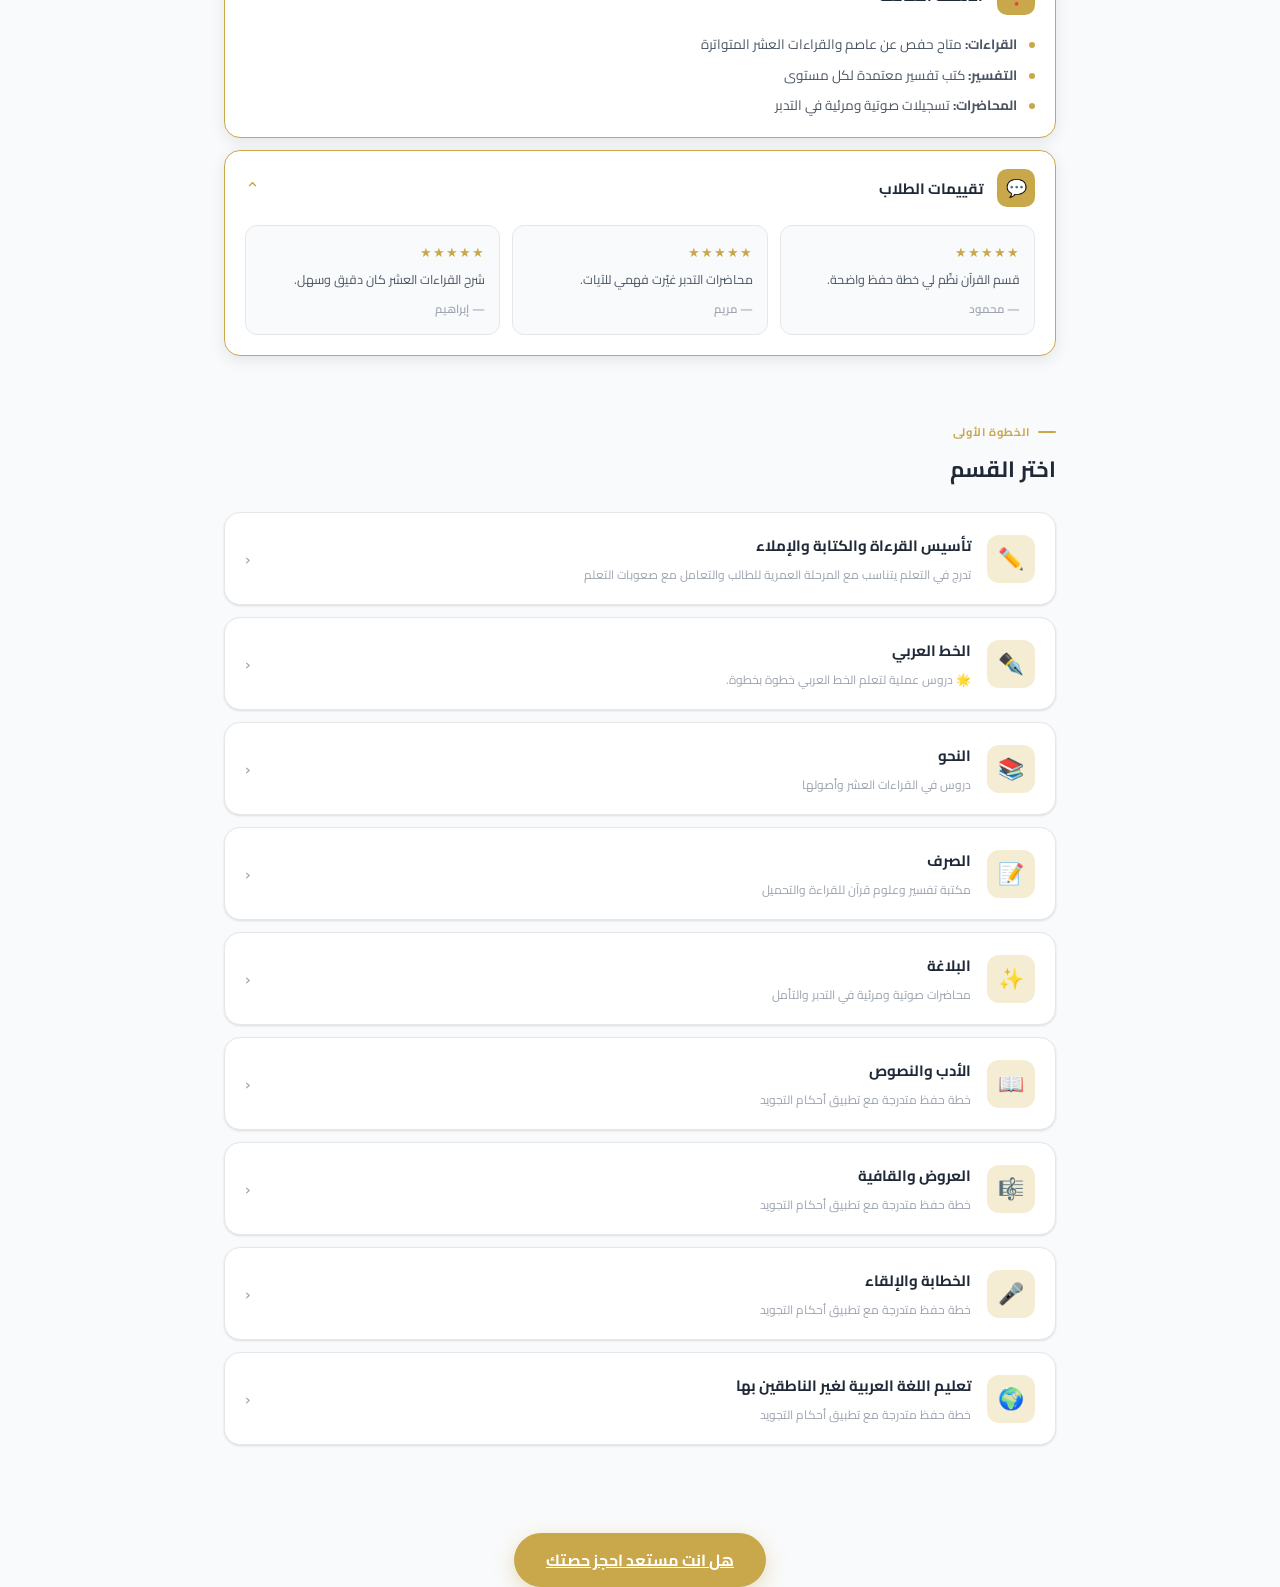
<file: sections/Arabic/arabic.html>
<!doctype html>
<html lang="ar" dir="rtl">
  <head>
    <meta charset="UTF-8" />
    <meta name="viewport" content="width=device-width, initial-scale=1.0" />
    <title>اللغة العربية وعلومها</title>
    <link rel="icon" type="image/png" href="../../images/logo.png" />
    <link rel="preconnect" href="https://fonts.googleapis.com" />
    <link
      href="https://fonts.googleapis.com/css2?family=Cairo:wght@400;500;600;700;800&display=swap"
      rel="stylesheet"
    />
    <link rel="stylesheet" href="arabic.css" />
  </head>
  <body>
    <!-- ============================================
       HEADER — same pattern as azhar.html
  ============================================= -->
    <header class="page-header">
      <div class="header-icon">
        <img src="../../images/logo.png" alt="logo" class="logo-img" />
      </div>
      <div>
        <div class="header-title">اللغة العربية وعلومها</div>
        <div class="header-sub">منصتك الكاملة للنحو والصرف والبلاغة والأدب</div>
      </div>
      <a href="../../index.html#categories" class="back-link">← الرئيسية</a>
    </header>
    <!-- ═══════════ HERO ═══════════ -->
    <section id="hero">
      <!-- Overlay -->
      <div class="hero-overlay"></div>

      <div class="hero-container">
        <!-- النص (يمين) -->
        <div class="hero-text">
          <span class="hero-badge">قسم اللغة العربية وعلومها</span>

          <h1 class="hero-title">زاد المعرفة</h1>

          <p class="hero-desc">
            تعلم النحو والصرف والبلاغة والأدب العربي بأسلوب مبسط ومتدرج، واكتشف
            جمال اللغة العربية في دروس تفاعلية ومواد تعليمية تساعدك على الإتقان
            والفهم العميق.
          </p>

          <section class="cta-section">
            <button class="cta-btn" id="ctaStart">ابدأ التعلم الآن</button>
          </section>

          <div class="hero-stats">
            <div>
              <span class="num" style="display: none">15+</span>
              <span class="label" style="display: none">موضوع</span>
            </div>
            <div>
              <span class="num" style="display: none">4+</span>
              <span class="label" style="display: none">علوم</span>
            </div>
          </div>
        </div>
      </div>
    </section>
    <main>
      <!-- ============================================
         SECTION 1 — INTRODUCTION (Accordion)
         Same structure as azhar.html's intro accordion.
    ============================================= -->
      <section class="intro-section">
        <div class="section-label">تعرف على القسم</div>
        <h2 class="section-title">كل ما تحتاج معرفته قبل أن تبدأ</h2>

        <div class="accordion" id="accordion">
          <div class="acc-item">
            <button class="acc-trigger" type="button">
              <span class="acc-icon">⭐</span>
              <span class="acc-heading">لماذا تختارنا</span>
              <span class="acc-chevron">⌄</span>
            </button>
            <div class="acc-panel">
              <ul class="acc-list">
                <li>تلاوة وتعليم على يد معلمين متخصصين</li>
                <li>تغطية كاملة لرواية حفص والقراءات العشر</li>
                <li>محتوى تفسير وعلوم قرآن موثّق</li>
                <li>محاضرات تدبر تناسب جميع المستويات</li>
              </ul>
            </div>
          </div>

          <div class="acc-item">
            <button class="acc-trigger" type="button">
              <span class="acc-icon">💡</span>
              <span class="acc-heading">نصائح تعليمية</span>
              <span class="acc-chevron">⌄</span>
            </button>
            <div class="acc-panel">
              <ul class="acc-list">
                <li>اجعل لورد الحفظ اليومي وقتًا ثابتًا</li>
                <li>استمع للتلاوة قبل القراءة لتثبيت النغمة</li>
                <li>راجع المحفوظ القديم باستمرار حتى لا يُنسى</li>
              </ul>
            </div>
          </div>

          <div class="acc-item">
            <button class="acc-trigger" type="button">
              <span class="acc-icon">❓</span>
              <span class="acc-heading">الأسئلة الشائعة</span>
              <span class="acc-chevron">⌄</span>
            </button>
            <div class="acc-panel">
              <ul class="acc-list">
                <li>
                  <strong>القراءات:</strong> متاح حفص عن عاصم والقراءات العشر
                  المتواترة
                </li>
                <li><strong>التفسير:</strong> كتب تفسير معتمدة لكل مستوى</li>
                <li>
                  <strong>المحاضرات:</strong> تسجيلات صوتية ومرئية في التدبر
                </li>
              </ul>
            </div>
          </div>

          <div class="acc-item">
            <button class="acc-trigger" type="button">
              <span class="acc-icon">💬</span>
              <span class="acc-heading">تقييمات الطلاب</span>
              <span class="acc-chevron">⌄</span>
            </button>
            <div class="acc-panel">
              <div class="reviews-grid">
                <div class="review-card">
                  <div class="review-stars">★★★★★</div>
                  <p class="review-text">قسم القرآن نظّم لي خطة حفظ واضحة.</p>
                  <div class="review-author">— محمود</div>
                </div>
                <div class="review-card">
                  <div class="review-stars">★★★★★</div>
                  <p class="review-text">محاضرات التدبر غيّرت فهمي للآيات.</p>
                  <div class="review-author">— مريم</div>
                </div>
                <div class="review-card">
                  <div class="review-stars">★★★★★</div>
                  <p class="review-text">شرح القراءات العشر كان دقيق وسهل.</p>
                  <div class="review-author">— إبراهيم</div>
                </div>
              </div>
            </div>
          </div>
        </div>
        <!-- /accordion -->
      </section>

      <!-- ============================================
         SECTION 2 — CTA
    ============================================= -->

      <!-- ============================================
         SECTION 3 — FLOW
         Step 1: choose one of 5 Quran sections (stacked cards)
         Step 2: lesson list for that section (real links)
    ============================================= -->
      <section class="flow-section" id="flowSection">
        <!-- STEP 1: Choose section -->
        <div class="flow-step" id="stepStage">
          <div class="section-label">الخطوة الأولى</div>
          <h2 class="section-title">اختر القسم</h2>

          <div class="stage-stack">
            <button class="stage-row" data-stage="hifz">
              <div class="stage-row-icon">✏️</div>
              <div class="stage-row-text">
                <div class="stage-row-name">تأسيس القرءاة والكتابة والإملاء</div>
                <div class="stage-row-hint">
                  تدرج في التعلم يتناسب مع المرحلة العمرية للطالب والتعامل مع صعوبات التعلم
                </div>
              </div>
              <span class="stage-row-arrow">‹</span>
            </button>

            <button class="stage-row" data-stage="hafs">
              <div class="stage-row-icon">✒️</div>
              <div class="stage-row-text">
                <div class="stage-row-name">
                 الخط العربي
                </div>
                <div class="stage-row-hint">
                  🌟 دروس عملية لتعلم الخط العربي خطوة بخطوة.


                </div>
              </div>
              <span class="stage-row-arrow">‹</span>
            </button>

            <button class="stage-row" data-stage="qiraat">
              <div class="stage-row-icon">📚</div>
              <div class="stage-row-text">
                <div class="stage-row-name">النحو</div>
                <div class="stage-row-hint">دروس في القراءات العشر وأصولها</div>
              </div>
              <span class="stage-row-arrow">‹</span>
            </button>

            <button class="stage-row" data-stage="tafsir">
              <div class="stage-row-icon">📝</div>
              <div class="stage-row-text">
                <div class="stage-row-name">الصرف</div>
                <div class="stage-row-hint">
                  مكتبة تفسير وعلوم قرآن للقراءة والتحميل
                </div>
              </div>
              <span class="stage-row-arrow">‹</span>
            </button>

            <button class="stage-row" data-stage="tadabbur">
              <div class="stage-row-icon">✨</div>
              <div class="stage-row-text">
                <div class="stage-row-name">البلاغة</div>
                <div class="stage-row-hint">
                  محاضرات صوتية ومرئية في التدبر والتأمل
                </div>
              </div>
              <span class="stage-row-arrow">‹</span>
            </button>
          <button class="stage-row" data-stage="adb">
              <div class="stage-row-icon">📖</div>
              <div class="stage-row-text">
                <div class="stage-row-name">الأدب والنصوص</div>
                <div class="stage-row-hint">
                  خطة حفظ متدرجة مع تطبيق أحكام التجويد
                </div>
              </div>
              <span class="stage-row-arrow">‹</span>
            </button>

            <button class="stage-row" data-stage="adb">
              <div class="stage-row-icon">🎼</div>
              <div class="stage-row-text">
                <div class="stage-row-name">العروض والقافية</div>
                <div class="stage-row-hint">
                  خطة حفظ متدرجة مع تطبيق أحكام التجويد
                </div>
              </div>
              <span class="stage-row-arrow">‹</span>
            </button>

            <button class="stage-row" data-stage="adb">
              <div class="stage-row-icon">🎤</div>
              <div class="stage-row-text">
                <div class="stage-row-name">الخطابة والإلقاء</div>
                <div class="stage-row-hint">
                  خطة حفظ متدرجة مع تطبيق أحكام التجويد
                </div>
              </div>
              <span class="stage-row-arrow">‹</span>
            </button>

            <button class="stage-row" data-stage="adb">
              <div class="stage-row-icon">🌍</div>
              <div class="stage-row-text">
                <div class="stage-row-name">تعليم اللغة العربية لغير الناطقين بها</div>
                <div class="stage-row-hint">
                  خطة حفظ متدرجة مع تطبيق أحكام التجويد
                </div>
              </div>
              <span class="stage-row-arrow">‹</span>
            </button>

          </div>
        </div>

        <!-- STEP 2: Lessons for the chosen section (filled by JS) -->
        <div class="flow-step is-hidden" id="stepLessons">
          <div class="step-head">
            <button class="step-back" data-back="stage">↩ رجوع</button>
            <div>
              <div class="section-label" id="lessonsLabel">القسم</div>
              <h2 class="section-title">الدروس المتاحة</h2>
            </div>
          </div>
          <div id="sectionDescription" class="section-description"></div>

          <!-- 🔍 Search bar -->
          <div class="search-bar">
            <span class="search-icon">🔍</span>
            <input
              type="text"
              id="searchInput"
              class="search-input"
              placeholder="ابحث داخل الدروس..."
            />
          </div>

          <div class="lessons-grid" id="lessonsGrid">
            <!-- injected by JS -->
          </div>

          <p class="no-results is-hidden" id="noResults">
            لا توجد نتائج مطابقة لبحثك
          </p>

          <!-- Shown only if a section has no lessons yet -->
          <p class="empty-state is-hidden" id="emptyState">
            لا توجد دروس مضافة لهذا القسم حتى الآن
          </p>
        </div>
      </section>
    </main>
    <div class="TT">
      <a href="https://wa.me/201515474939" class="BTN" target="_blank">
        هل انت مستعد احجز حصتك
      </a>
    </div>
    <script src="arabic-data.js"></script>
    <script src="arabic.js"></script>
  </body>
</html>
</file>
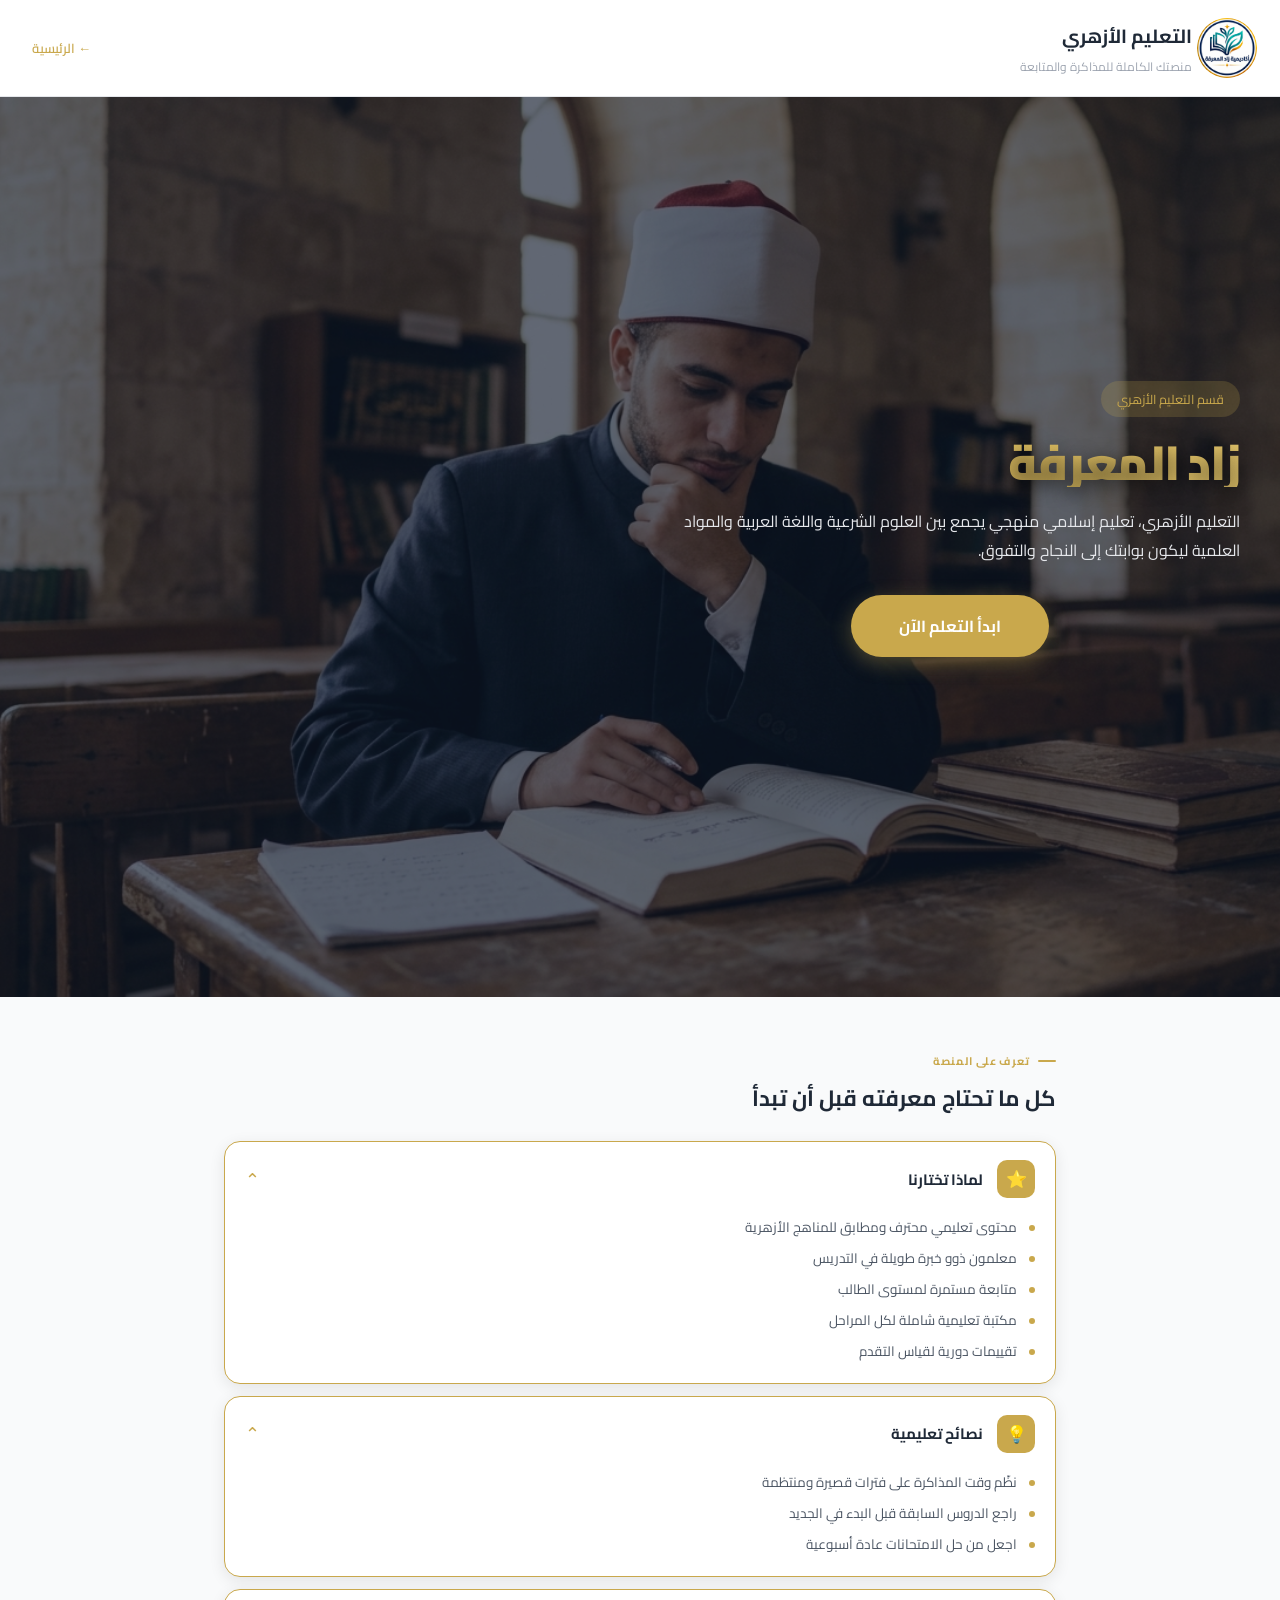
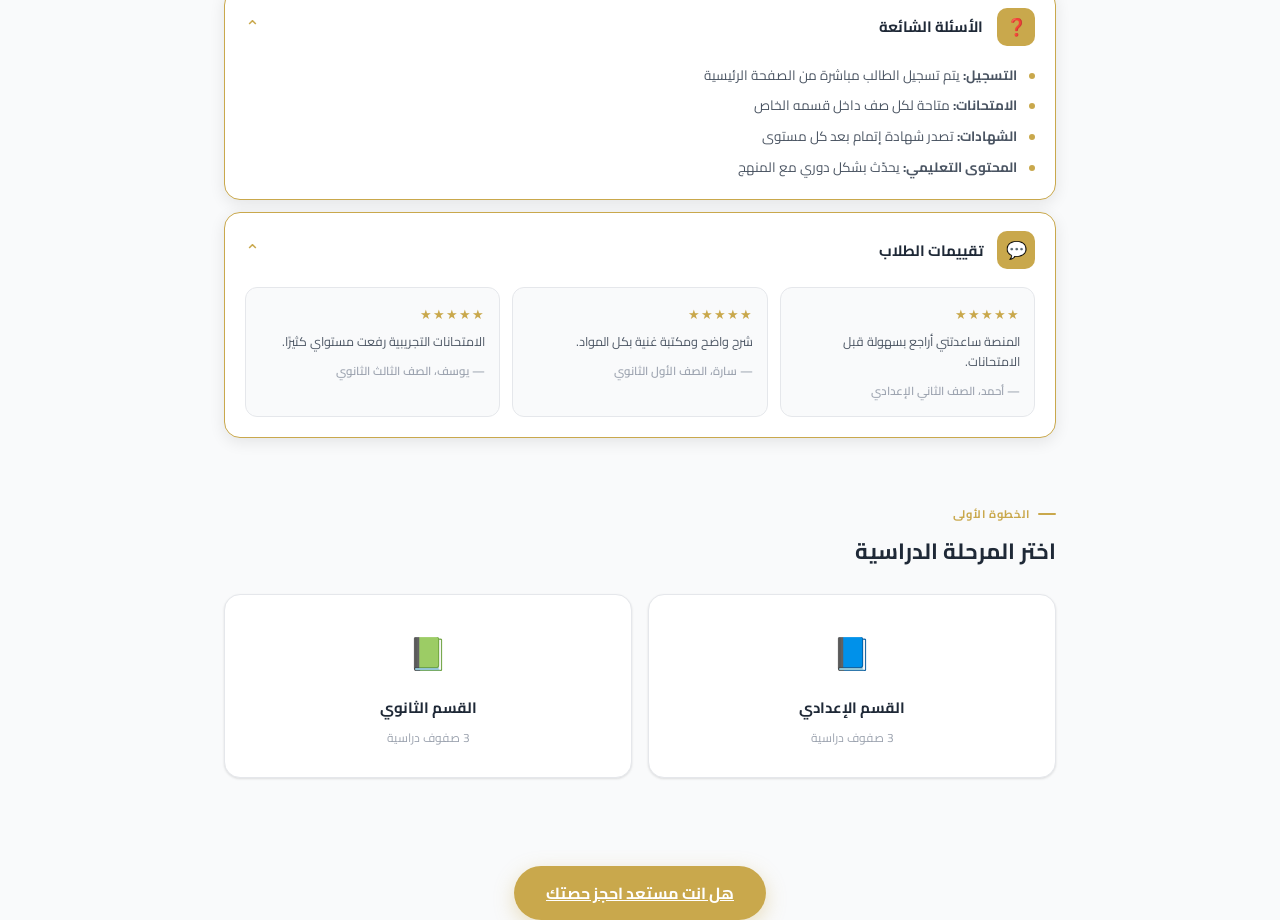
<file: sections/Azhar/azhar.html>
<!doctype html>
<html lang="ar" dir="rtl">
  <head>
    <meta charset="UTF-8" />
    <meta name="viewport" content="width=device-width, initial-scale=1.0" />
    <title>التعليم الأزهري</title>
    <link rel="icon" type="image/png" href="../../images/logo.png" />
    <link rel="preconnect" href="https://fonts.googleapis.com" />
    <link
      href="https://fonts.googleapis.com/css2?family=Cairo:wght@400;500;600;700;800&display=swap"
      rel="stylesheet"
    />
    <link rel="stylesheet" href="azhar.css" />
  </head>
  <body>
    <!-- ============================================
       HEADER
  ============================================= -->
    <header class="page-header">
      <div class="header-icon">
        <img src="../../images/logo.png" alt="logo" class="logo-img" />
      </div>
      <div>
        <div class="header-title">التعليم الأزهري</div>
        <div class="header-sub">منصتك الكاملة للمذاكرة والمتابعة</div>
      </div>
      <a href="../../index.html#categories" class="back-link">← الرئيسية</a>
    </header>

    <!-- ═══════════ HERO ═══════════ -->
    <section id="hero">
      <!-- Overlay -->
      <div class="hero-overlay"></div>

      <div class="hero-container">
        <!-- النص (يمين) -->
        <div class="hero-text">
          <span class="hero-badge">قسم التعليم الأزهري</span>

          <h1 class="hero-title">زاد المعرفة</h1>

          <p class="hero-desc">
            التعليم الأزهري، تعليم إسلامي منهجي يجمع بين العلوم الشرعية واللغة
            العربية والمواد العلمية ليكون بوابتك إلى النجاح والتفوق.
          </p>

          <section class="cta-section">
            <button class="cta-btn" id="ctaStart">ابدأ التعلم الآن</button>
          </section>

          <div class="hero-stats">
            <div>
              <span class="num" style="display: none">20+</span>
              <span class="label" style="display: none">دورة</span>
            </div>
            <div>
              <span class="num" style="display: none">6+</span>
              <span class="label" style="display: none">أقسام</span>
            </div>
          </div>
        </div>
      </div>
    </section>

    <main>
      <!-- ============================================
         SECTION 1 — INTRODUCTION (Accordion)
    ============================================= -->
      <section class="intro-section">
        <div class="section-label">تعرف على المنصة</div>
        <h2 class="section-title">كل ما تحتاج معرفته قبل أن تبدأ</h2>

        <div class="accordion" id="accordion">
          <!-- Item 1 -->
          <div class="acc-item">
            <button class="acc-trigger" type="button">
              <span class="acc-icon">⭐</span>
              <span class="acc-heading">لماذا تختارنا</span>
              <span class="acc-chevron">⌄</span>
            </button>
            <div class="acc-panel">
              <ul class="acc-list">
                <li>محتوى تعليمي محترف ومطابق للمناهج الأزهرية</li>
                <li>معلمون ذوو خبرة طويلة في التدريس</li>
                <li>متابعة مستمرة لمستوى الطالب</li>
                <li>مكتبة تعليمية شاملة لكل المراحل</li>
                <li>تقييمات دورية لقياس التقدم</li>
              </ul>
            </div>
          </div>

          <!-- Item 2 -->
          <div class="acc-item">
            <button class="acc-trigger" type="button">
              <span class="acc-icon">💡</span>
              <span class="acc-heading">نصائح تعليمية</span>
              <span class="acc-chevron">⌄</span>
            </button>
            <div class="acc-panel">
              <ul class="acc-list">
                <li>نظّم وقت المذاكرة على فترات قصيرة ومنتظمة</li>
                <li>راجع الدروس السابقة قبل البدء في الجديد</li>
                <li>اجعل من حل الامتحانات عادة أسبوعية</li>
              </ul>
            </div>
          </div>

          <!-- Item 3 -->
          <div class="acc-item">
            <button class="acc-trigger" type="button">
              <span class="acc-icon">❓</span>
              <span class="acc-heading">الأسئلة الشائعة</span>
              <span class="acc-chevron">⌄</span>
            </button>
            <div class="acc-panel">
              <ul class="acc-list">
                <li>
                  <strong>التسجيل:</strong> يتم تسجيل الطالب مباشرة من الصفحة
                  الرئيسية
                </li>
                <li>
                  <strong>الامتحانات:</strong> متاحة لكل صف داخل قسمه الخاص
                </li>
                <li>
                  <strong>الشهادات:</strong> تصدر شهادة إتمام بعد كل مستوى
                </li>
                <li>
                  <strong>المحتوى التعليمي:</strong> يحدّث بشكل دوري مع المنهج
                </li>
              </ul>
            </div>
          </div>

          <!-- Item 4 -->
          <div class="acc-item">
            <button class="acc-trigger" type="button">
              <span class="acc-icon">💬</span>
              <span class="acc-heading">تقييمات الطلاب</span>
              <span class="acc-chevron">⌄</span>
            </button>
            <div class="acc-panel">
              <div class="reviews-grid">
                <div class="review-card">
                  <div class="review-stars">★★★★★</div>
                  <p class="review-text">
                    المنصة ساعدتني أراجع بسهولة قبل الامتحانات.
                  </p>
                  <div class="review-author">— أحمد، الصف الثاني الإعدادي</div>
                </div>
                <div class="review-card">
                  <div class="review-stars">★★★★★</div>
                  <p class="review-text">شرح واضح ومكتبة غنية بكل المواد.</p>
                  <div class="review-author">— سارة، الصف الأول الثانوي</div>
                </div>
                <div class="review-card">
                  <div class="review-stars">★★★★★</div>
                  <p class="review-text">
                    الامتحانات التجريبية رفعت مستواي كثيرًا.
                  </p>
                  <div class="review-author">— يوسف، الصف الثالث الثانوي</div>
                </div>
              </div>
            </div>
          </div>
        </div>
        <!-- /accordion -->
      </section>

      <!-- ============================================
         SECTION 2 — CTA
    ============================================= -->

      <!-- ============================================
         SECTION 3 — EDUCATIONAL FLOW
    ============================================= -->
      <section class="flow-section" id="flowSection">
        <!-- STEP 1: Choose stage -->
        <div class="flow-step" id="stepStage">
          <div class="section-label">الخطوة الأولى</div>
          <h2 class="section-title">اختر المرحلة الدراسية</h2>

          <div class="stage-grid">
            <button class="stage-card" data-stage="prep">
              <div class="stage-icon">📘</div>
              <div class="stage-name">القسم الإعدادي</div>
              <div class="stage-hint">3 صفوف دراسية</div>
            </button>
            <button class="stage-card" data-stage="sec">
              <div class="stage-icon">📗</div>
              <div class="stage-name">القسم الثانوي</div>
              <div class="stage-hint">3 صفوف دراسية</div>
            </button>
          </div>
        </div>

        <!-- STEP 1b: Grades (filled dynamically by JS based on stage) -->
        <div class="flow-step is-hidden" id="stepGrade">
          <div class="step-head">
            <button class="step-back" data-back="stage">→ رجوع</button>
            <div>
              <div class="section-label" id="gradeLabel">المرحلة</div>
              <h2 class="section-title" id="gradeTitle">اختر الصف الدراسي</h2>
            </div>
          </div>

          <div class="grade-grid" id="gradeGrid"><!-- injected by JS --></div>
        </div>

        <!-- STEP 2: Library / Exams -->
        <div class="flow-step is-hidden" id="stepResource">
          <div class="step-head">
            <button class="step-back" data-back="grade">→ رجوع</button>
            <div>
              <div class="section-label" id="resourceLabel">الصف</div>
              <h2 class="section-title">ماذا تريد أن تفتح؟</h2>
            </div>
          </div>

          <div class="resource-grid">
            <button class="resource-card" data-resource="library">
              <div class="resource-icon">📚</div>
              <div class="resource-name">المكتبة</div>
              <div class="resource-hint">دروس وملخصات لكل المواد</div>
            </button>
            <button class="resource-card" data-resource="exams">
              <div class="resource-icon">📝</div>
              <div class="resource-name">الامتحانات</div>
              <div class="resource-hint">اختبارات تدريبية لكل مادة</div>
            </button>
            <button class="resource-card" data-resource="video">
              <div class="resource-icon">▶️</div>
              <div class="resource-name">فيديوهات</div>
              <div class="resource-hint">فيديوهات توضيحية</div>
            </button>
          </div>
        </div>

        <!-- STEP 3 + 4: Search + Results -->
        <div class="flow-step is-hidden" id="stepSearch">
          <div class="step-head">
            <button class="step-back" data-back="resource">→ رجوع</button>
            <div>
              <div class="section-label" id="searchLabel">المكتبة</div>
              <h2 class="section-title" id="searchTitle">بحث داخل المكتبة</h2>
            </div>
          </div>

          <div class="search-bar">
            <span class="search-icon">🔍</span>
            <input
              type="text"
              id="searchInput"
              class="search-input"
              placeholder="ابحث داخل المكتبة..."
            />
          </div>

          <div class="results-grid" id="resultsGrid">
            <!-- injected by JS -->
          </div>
          <p class="no-results is-hidden" id="noResults">
            لا توجد نتائج مطابقة لبحثك
          </p>
        </div>
      </section>
    </main>
    <div class="TT">
      <a href="https://wa.me/201515474939" class="BTN" target="_blank">
        هل انت مستعد احجز حصتك
      </a>
    </div>
    <script src="azhar.js"></script>
  </body>
</html>
</file>
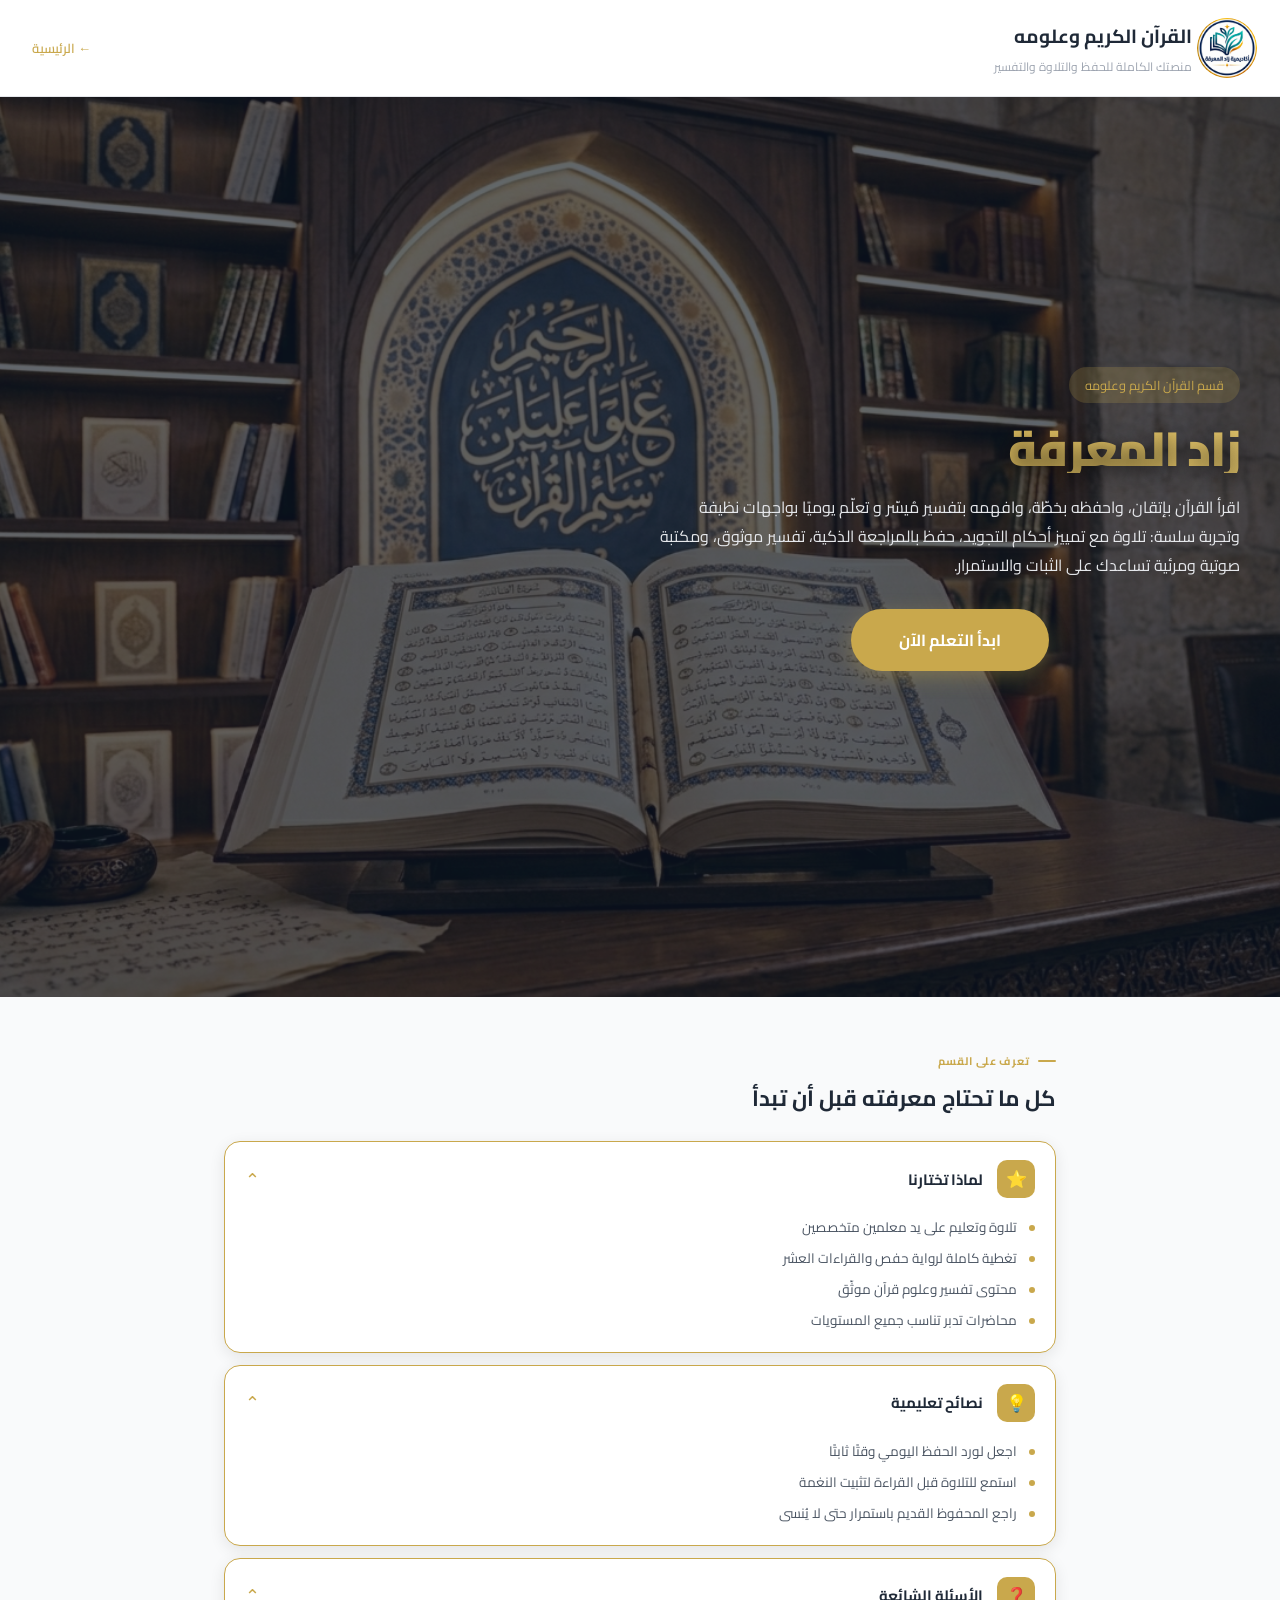
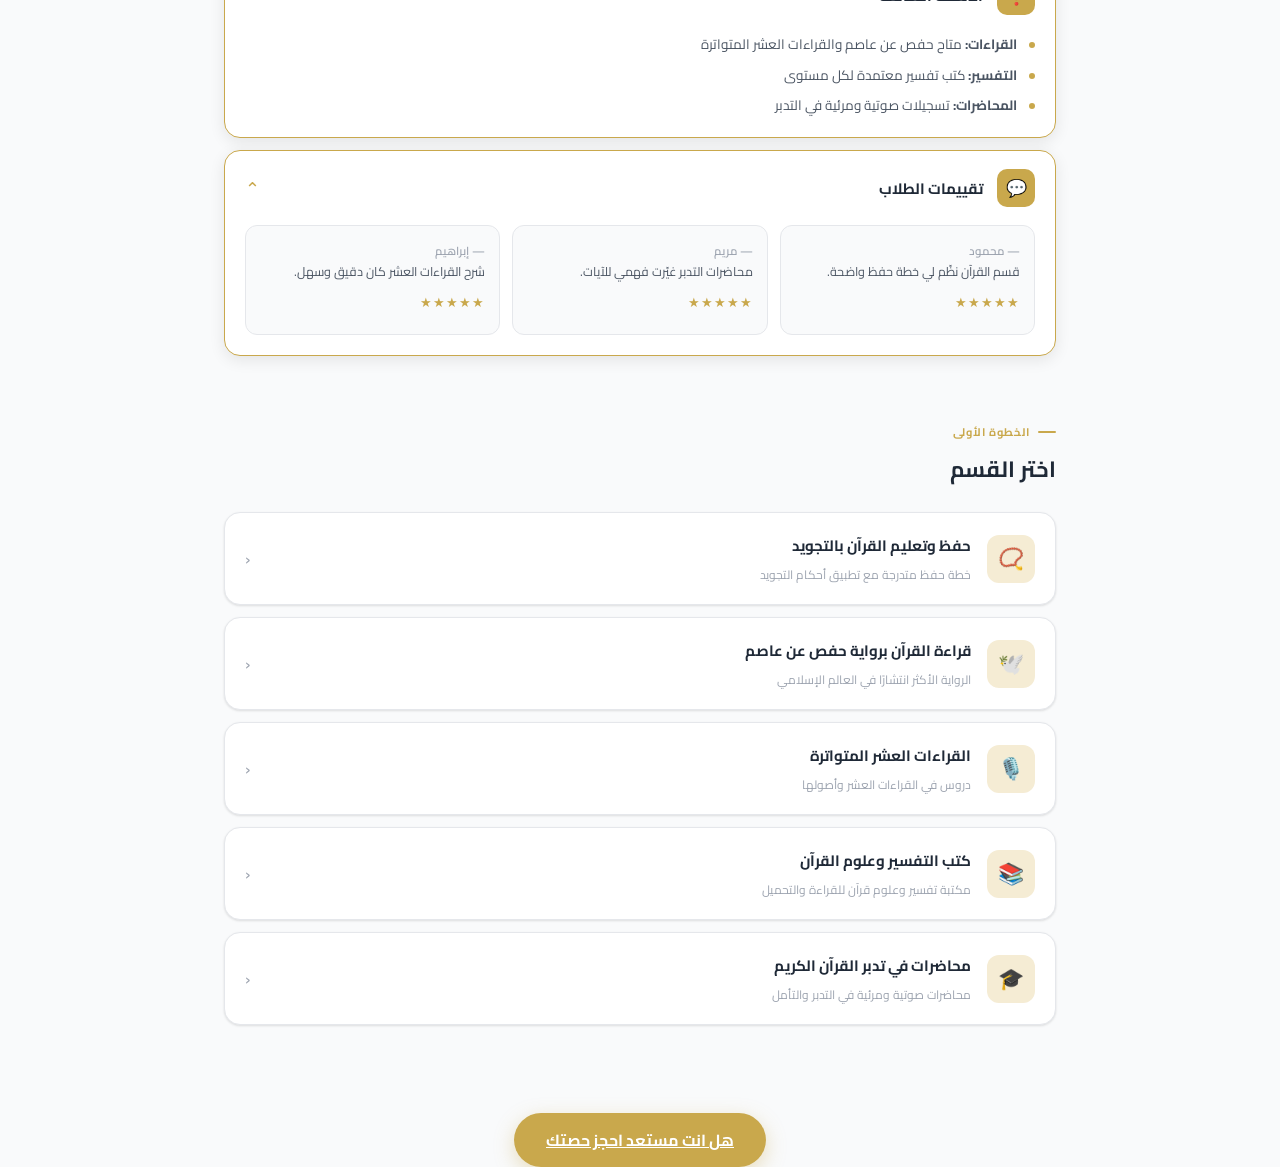
<file: sections/Quran/quran.html>
<!doctype html>
<html lang="ar" dir="rtl">
  <head>
    <meta charset="UTF-8" />
    <meta name="viewport" content="width=device-width, initial-scale=1.0" />
    <title>القرآن الكريم وعلومه</title>
    <link rel="icon" type="image/png" href="../../images/logo.png" />
    <link rel="preconnect" href="https://fonts.googleapis.com" />
    <link
      href="https://fonts.googleapis.com/css2?family=Cairo:wght@400;500;600;700;800&display=swap"
      rel="stylesheet"
    />
    <link rel="stylesheet" href="quran.css" />
  </head>
  <body>
    <!-- ============================================
       HEADER — same pattern as azhar.html
  ============================================= -->
    <header class="page-header">
      <div class="header-icon">
        <img src="../../images/logo.png" alt="logo" class="logo-img" />
      </div>
      <div>
        <div class="header-title">القرآن الكريم وعلومه</div>
        <div class="header-sub">منصتك الكاملة للحفظ والتلاوة والتفسير</div>
      </div>
      <a href="../../index.html#categories" class="back-link">← الرئيسية</a>
    </header>
    <!-- ═══════════ HERO ═══════════ -->
    <section id="hero">
      <!-- Overlay -->
      <div class="hero-overlay"></div>

      <div class="hero-container">
        <!-- النص (يمين) -->
        <div class="hero-text">
          <span class="hero-badge">قسم القرآن الكريم وعلومه</span>

          <h1 class="hero-title">زاد المعرفة</h1>

          <p class="hero-desc">
            اقرأ القرآن بإتقان، واحفظه بخطّة، وافهمه بتفسير مُيسّر و تعلّم
            يوميًا بواجهات نظيفة وتجربة سلسة: تلاوة مع تمييز أحكام التجويد، حفظ
            بالمراجعة الذكية، تفسير موثوق، ومكتبة صوتية ومرئية تساعدك على الثبات
            والاستمرار.
          </p>

          <section class="cta-section">
            <button class="cta-btn" id="ctaStart">ابدأ التعلم الآن</button>
          </section>

          <div class="hero-stats">
            <div>
              <span class="num" style="display: none">20+</span>
              <span class="label" style="display: none">دورة</span>
            </div>
            <div>
              <span class="num" style="display: none">6+</span>
              <span class="label" style="display: none">أقسام</span>
            </div>
          </div>
        </div>
      </div>
    </section>
    <main>
      <!-- ============================================
         SECTION 1 — INTRODUCTION (Accordion)
         Same structure as azhar.html's intro accordion.
    ============================================= -->
      <section class="intro-section">
        <div class="section-label">تعرف على القسم</div>
        <h2 class="section-title">كل ما تحتاج معرفته قبل أن تبدأ</h2>

        <div class="accordion" id="accordion">
          <div class="acc-item">
            <button class="acc-trigger" type="button">
              <span class="acc-icon">⭐</span>
              <span class="acc-heading">لماذا تختارنا</span>
              <span class="acc-chevron">⌄</span>
            </button>
            <div class="acc-panel">
              <ul class="acc-list">
                <li>تلاوة وتعليم على يد معلمين متخصصين</li>
                <li>تغطية كاملة لرواية حفص والقراءات العشر</li>
                <li>محتوى تفسير وعلوم قرآن موثّق</li>
                <li>محاضرات تدبر تناسب جميع المستويات</li>
              </ul>
            </div>
          </div>

          <div class="acc-item">
            <button class="acc-trigger" type="button">
              <span class="acc-icon">💡</span>
              <span class="acc-heading">نصائح تعليمية</span>
              <span class="acc-chevron">⌄</span>
            </button>
            <div class="acc-panel">
              <ul class="acc-list">
                <li>اجعل لورد الحفظ اليومي وقتًا ثابتًا</li>
                <li>استمع للتلاوة قبل القراءة لتثبيت النغمة</li>
                <li>راجع المحفوظ القديم باستمرار حتى لا يُنسى</li>
              </ul>
            </div>
          </div>

          <div class="acc-item">
            <button class="acc-trigger" type="button">
              <span class="acc-icon">❓</span>
              <span class="acc-heading">الأسئلة الشائعة</span>
              <span class="acc-chevron">⌄</span>
            </button>
            <div class="acc-panel">
              <ul class="acc-list">
                <li>
                  <strong>القراءات:</strong> متاح حفص عن عاصم والقراءات العشر
                  المتواترة
                </li>
                <li><strong>التفسير:</strong> كتب تفسير معتمدة لكل مستوى</li>
                <li>
                  <strong>المحاضرات:</strong> تسجيلات صوتية ومرئية في التدبر
                </li>
              </ul>
            </div>
          </div>

          <div class="acc-item">
            <button class="acc-trigger" type="button">
              <span class="acc-icon">💬</span>
              <span class="acc-heading">تقييمات الطلاب</span>
              <span class="acc-chevron">⌄</span>
            </button>
            <div class="acc-panel">
              <div class="reviews-grid">
                <div class="review-card">
                  <div class="review-author">— محمود</div>
                  <p class="review-text">قسم القرآن نظّم لي خطة حفظ واضحة.</p>
                  <div class="review-stars">★★★★★</div>
                </div>
                <div class="review-card">
                  <div class="review-author">— مريم</div>
                  <p class="review-text">محاضرات التدبر غيّرت فهمي للآيات.</p>
                  <div class="review-stars">★★★★★</div>
                </div>
                <div class="review-card">
                  <div class="review-author">— إبراهيم</div>
                  <p class="review-text">شرح القراءات العشر كان دقيق وسهل.</p>
                  <div class="review-stars">★★★★★</div>
                </div>
              </div>
            </div>
          </div>
        </div>
        <!-- /accordion -->
      </section>

      <!-- ============================================
         SECTION 2 — CTA
    ============================================= -->

      <!-- ============================================
         SECTION 3 — FLOW
         Step 1: choose one of 5 Quran sections (stacked cards)
         Step 2: lesson list for that section (real links)
    ============================================= -->
      <section class="flow-section" id="flowSection">
        <!-- STEP 1: Choose section -->
        <div class="flow-step" id="stepStage">
          <div class="section-label">الخطوة الأولى</div>
          <h2 class="section-title">اختر القسم</h2>

          <div class="stage-stack">
            <button class="stage-row" data-stage="hifz">
              <div class="stage-row-icon">📿</div>
              <div class="stage-row-text">
                <div class="stage-row-name">حفظ وتعليم القرآن بالتجويد</div>
                <div class="stage-row-hint">
                  خطة حفظ متدرجة مع تطبيق أحكام التجويد
                </div>
              </div>
              <span class="stage-row-arrow">‹</span>
            </button>

            <button class="stage-row" data-stage="hafs">
              <div class="stage-row-icon">🕊️</div>
              <div class="stage-row-text">
                <div class="stage-row-name">
                  قراءة القرآن برواية حفص عن عاصم
                </div>
                <div class="stage-row-hint">
                  الرواية الأكثر انتشارًا في العالم الإسلامي
                </div>
              </div>
              <span class="stage-row-arrow">‹</span>
            </button>

            <button class="stage-row" data-stage="qiraat">
              <div class="stage-row-icon">🎙️</div>
              <div class="stage-row-text">
                <div class="stage-row-name">القراءات العشر المتواترة</div>
                <div class="stage-row-hint">دروس في القراءات العشر وأصولها</div>
              </div>
              <span class="stage-row-arrow">‹</span>
            </button>

            <button class="stage-row" data-stage="tafsir">
              <div class="stage-row-icon">📚</div>
              <div class="stage-row-text">
                <div class="stage-row-name">كتب التفسير وعلوم القرآن</div>
                <div class="stage-row-hint">
                  مكتبة تفسير وعلوم قرآن للقراءة والتحميل
                </div>
              </div>
              <span class="stage-row-arrow">‹</span>
            </button>

            <button class="stage-row" data-stage="tadabbur">
              <div class="stage-row-icon">🎓</div>
              <div class="stage-row-text">
                <div class="stage-row-name">محاضرات في تدبر القرآن الكريم</div>
                <div class="stage-row-hint">
                  محاضرات صوتية ومرئية في التدبر والتأمل
                </div>
              </div>
              <span class="stage-row-arrow">‹</span>
            </button>
          </div>
        </div>

        <!-- STEP 2: Lessons for the chosen section (filled by JS) -->
        <div class="flow-step is-hidden" id="stepLessons">
          <div class="step-head">
            <button class="step-back" data-back="stage">↩ رجوع</button>
            <div>
              <div class="section-label" id="lessonsLabel">القسم</div>
              <h2 class="section-title">الدروس المتاحة</h2>
            </div>
          </div>
          <div id="sectionDescription" class="section-description"></div>

          <!-- 🔍 Search bar -->
          <div class="search-bar">
            <span class="search-icon">🔍</span>
            <input
              type="text"
              id="searchInput"
              class="search-input"
              placeholder="ابحث داخل الدروس..."
            />
          </div>

          <div class="lessons-grid" id="lessonsGrid">
            <!-- injected by JS -->
          </div>

          <p class="no-results is-hidden" id="noResults">
            لا توجد نتائج مطابقة لبحثك
          </p>

          <!-- Shown only if a section has no lessons yet -->
          <p class="empty-state is-hidden" id="emptyState">
            لا توجد دروس مضافة لهذا القسم حتى الآن
          </p>
        </div>
      </section>
    </main>
    <div class="TT">
      <a href="https://wa.me/201515474939" class="BTN" target="_blank">
        هل انت مستعد احجز حصتك
      </a>
    </div>
    <script src="quran-data.js"></script>
    <script src="quran.js"></script>
  </body>
</html>
</file>
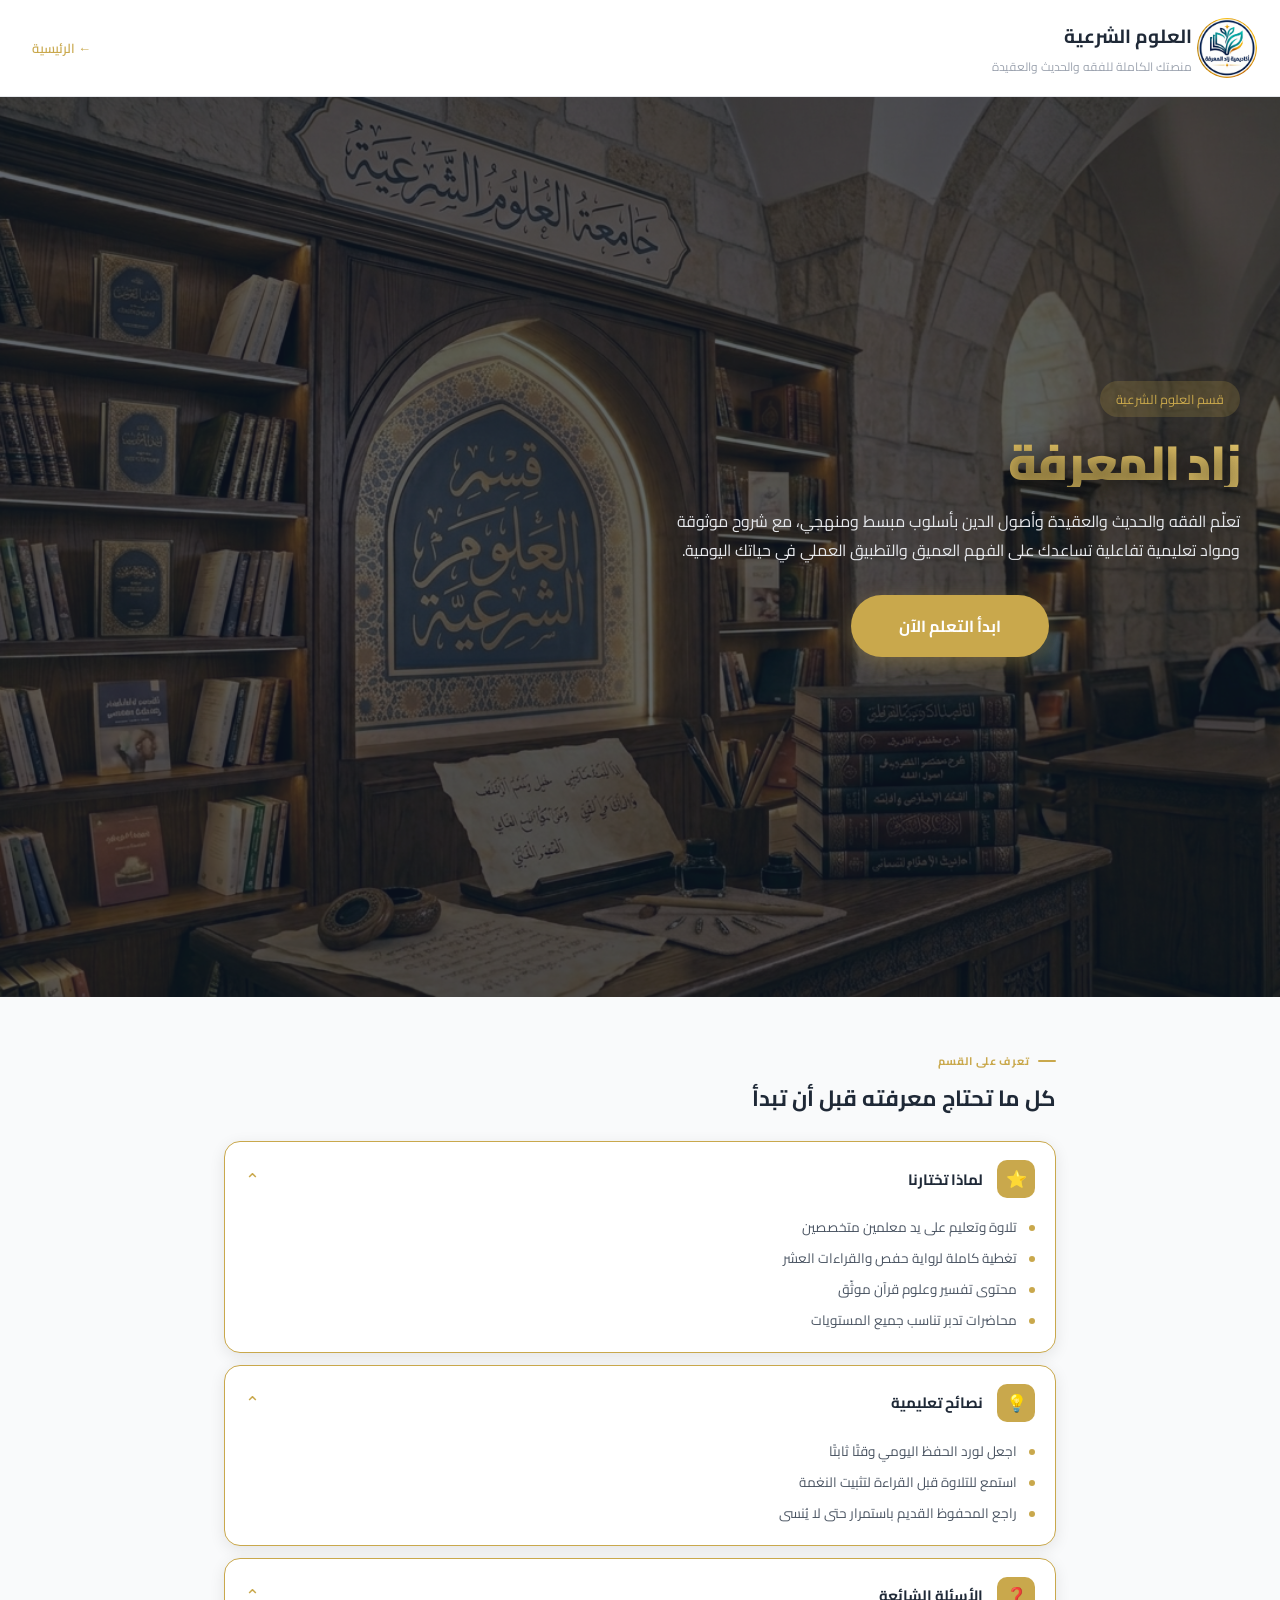
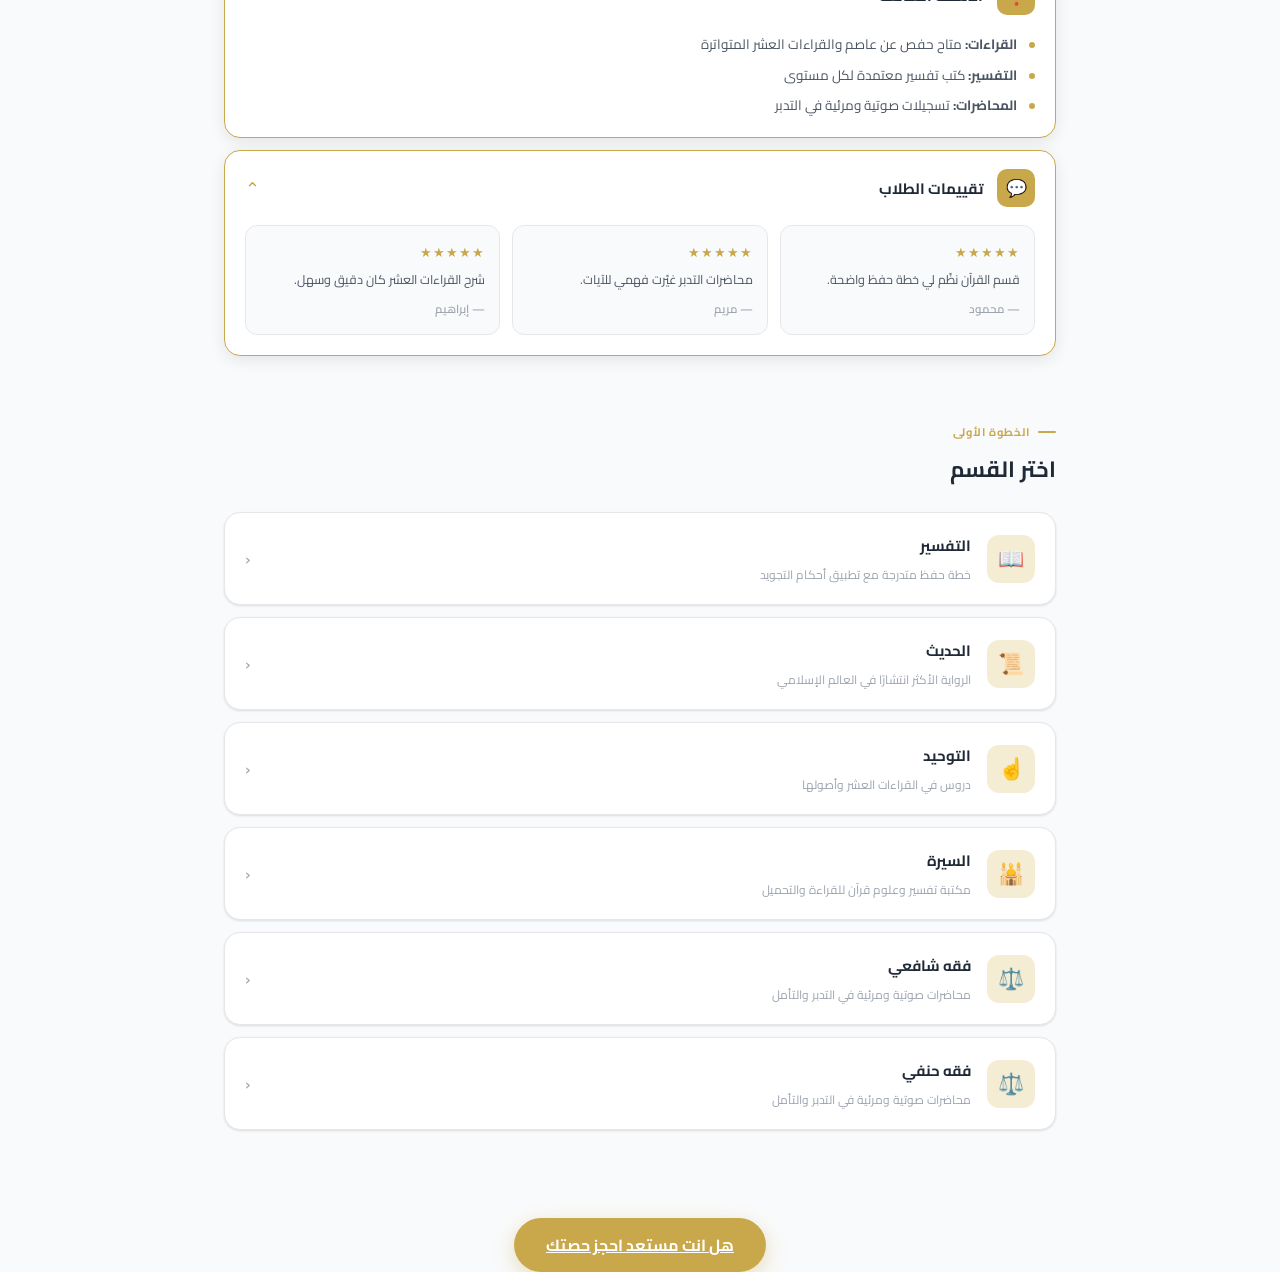
<file: sections/Sharia/sharia.html>
<!doctype html>
<html lang="ar" dir="rtl">
  <head>
    <meta charset="UTF-8" />
    <meta name="viewport" content="width=device-width, initial-scale=1.0" />
    <title>العلوم الشرعية</title>
    <link rel="icon" type="image/png" href="../../images/logo.png" />
    <link rel="preconnect" href="https://fonts.googleapis.com" />
    <link
      href="https://fonts.googleapis.com/css2?family=Cairo:wght@400;500;600;700;800&display=swap"
      rel="stylesheet"
    />
    <link rel="stylesheet" href="sharia.css" />
  </head>
  <body>
    <!-- ============================================
       HEADER — same pattern as azhar.html
  ============================================= -->
    <header class="page-header">
      <div class="header-icon">
        <img src="../../images/logo.png" alt="logo" class="logo-img" />
      </div>
      <div>
        <div>
          <div class="header-title">العلوم الشرعية</div>
          <div class="header-sub">منصتك الكاملة للفقه والحديث والعقيدة</div>
        </div>
      </div>
      <a href="../../index.html#categories" class="back-link">← الرئيسية</a>
    </header>
    <!-- ═══════════ HERO ═══════════ -->
    <section id="hero">
      <!-- Overlay -->
      <div class="hero-overlay"></div>

      <div class="hero-container">
        <!-- النص (يمين) -->
        <div class="hero-text">
          <span class="hero-badge">قسم العلوم الشرعية</span>

          <h1 class="hero-title">زاد المعرفة</h1>

          <p class="hero-desc">
            تعلّم الفقه والحديث والعقيدة وأصول الدين بأسلوب مبسط ومنهجي، مع شروح
            موثوقة ومواد تعليمية تفاعلية تساعدك على الفهم العميق والتطبيق العملي
            في حياتك اليومية.
          </p>

          <section class="cta-section">
            <button class="cta-btn" id="ctaStart">ابدأ التعلم الآن</button>
          </section>

          <div class="hero-stats">
            <div>
              <span class="num" style="display: none">25+</span>
              <span class="label" style="display: none">موضوع</span>
            </div>
            <div>
              <span class="num" style="display: none">5+</span>
              <span class="label" style="display: none">علوم</span>
            </div>
          </div>
        </div>
      </div>
    </section>
    <main>
      <!-- ============================================
         SECTION 1 — INTRODUCTION (Accordion)
         Same structure as azhar.html's intro accordion.
    ============================================= -->
      <section class="intro-section">
        <div class="section-label">تعرف على القسم</div>
        <h2 class="section-title">كل ما تحتاج معرفته قبل أن تبدأ</h2>

        <div class="accordion" id="accordion">
          <div class="acc-item">
            <button class="acc-trigger" type="button">
              <span class="acc-icon">⭐</span>
              <span class="acc-heading">لماذا تختارنا</span>
              <span class="acc-chevron">⌄</span>
            </button>
            <div class="acc-panel">
              <ul class="acc-list">
                <li>تلاوة وتعليم على يد معلمين متخصصين</li>
                <li>تغطية كاملة لرواية حفص والقراءات العشر</li>
                <li>محتوى تفسير وعلوم قرآن موثّق</li>
                <li>محاضرات تدبر تناسب جميع المستويات</li>
              </ul>
            </div>
          </div>

          <div class="acc-item">
            <button class="acc-trigger" type="button">
              <span class="acc-icon">💡</span>
              <span class="acc-heading">نصائح تعليمية</span>
              <span class="acc-chevron">⌄</span>
            </button>
            <div class="acc-panel">
              <ul class="acc-list">
                <li>اجعل لورد الحفظ اليومي وقتًا ثابتًا</li>
                <li>استمع للتلاوة قبل القراءة لتثبيت النغمة</li>
                <li>راجع المحفوظ القديم باستمرار حتى لا يُنسى</li>
              </ul>
            </div>
          </div>

          <div class="acc-item">
            <button class="acc-trigger" type="button">
              <span class="acc-icon">❓</span>
              <span class="acc-heading">الأسئلة الشائعة</span>
              <span class="acc-chevron">⌄</span>
            </button>
            <div class="acc-panel">
              <ul class="acc-list">
                <li>
                  <strong>القراءات:</strong> متاح حفص عن عاصم والقراءات العشر
                  المتواترة
                </li>
                <li><strong>التفسير:</strong> كتب تفسير معتمدة لكل مستوى</li>
                <li>
                  <strong>المحاضرات:</strong> تسجيلات صوتية ومرئية في التدبر
                </li>
              </ul>
            </div>
          </div>

          <div class="acc-item">
            <button class="acc-trigger" type="button">
              <span class="acc-icon">💬</span>
              <span class="acc-heading">تقييمات الطلاب</span>
              <span class="acc-chevron">⌄</span>
            </button>
            <div class="acc-panel">
              <div class="reviews-grid">
                <div class="review-card">
                  <div class="review-stars">★★★★★</div>
                  <p class="review-text">قسم القرآن نظّم لي خطة حفظ واضحة.</p>
                  <div class="review-author">— محمود</div>
                </div>
                <div class="review-card">
                  <div class="review-stars">★★★★★</div>
                  <p class="review-text">محاضرات التدبر غيّرت فهمي للآيات.</p>
                  <div class="review-author">— مريم</div>
                </div>
                <div class="review-card">
                  <div class="review-stars">★★★★★</div>
                  <p class="review-text">شرح القراءات العشر كان دقيق وسهل.</p>
                  <div class="review-author">— إبراهيم</div>
                </div>
              </div>
            </div>
          </div>
        </div>
        <!-- /accordion -->
      </section>

      <!-- ============================================
         SECTION 2 — CTA
    ============================================= -->

      <!-- ============================================
         SECTION 3 — FLOW
         Step 1: choose one of 5 Quran sections (stacked cards)
         Step 2: lesson list for that section (real links)
    ============================================= -->
      <section class="flow-section" id="flowSection">
        <!-- STEP 1: Choose section -->
        <div class="flow-step" id="stepStage">
          <div class="section-label">الخطوة الأولى</div>
          <h2 class="section-title">اختر القسم</h2>

          <div class="stage-stack">
            <button class="stage-row" data-stage="hifz">
              <div class="stage-row-icon">📖</div>
              <div class="stage-row-text">
                <div class="stage-row-name">التفسير</div>
                <div class="stage-row-hint">
                  خطة حفظ متدرجة مع تطبيق أحكام التجويد
                </div>
              </div>
              <span class="stage-row-arrow">‹</span>
            </button>

            <button class="stage-row" data-stage="hafs">
              <div class="stage-row-icon">📜</div>
              <div class="stage-row-text">
                <div class="stage-row-name">
                 الحديث
                </div>
                <div class="stage-row-hint">
                  الرواية الأكثر انتشارًا في العالم الإسلامي
                </div>
              </div>
              <span class="stage-row-arrow">‹</span>
            </button>

            <button class="stage-row" data-stage="qiraat">
              <div class="stage-row-icon">☝️</div>
              <div class="stage-row-text">
                <div class="stage-row-name">التوحيد</div>
                <div class="stage-row-hint">دروس في القراءات العشر وأصولها</div>
              </div>
              <span class="stage-row-arrow">‹</span>
            </button>

            <button class="stage-row" data-stage="tafsir">
              <div class="stage-row-icon">🕌</div>
              <div class="stage-row-text">
                <div class="stage-row-name">السيرة</div>
                <div class="stage-row-hint">
                  مكتبة تفسير وعلوم قرآن للقراءة والتحميل
                </div>
              </div>
              <span class="stage-row-arrow">‹</span>
            </button>

            <button class="stage-row" data-stage="tadabbur">
              <div class="stage-row-icon">⚖️</div>
              <div class="stage-row-text">
                <div class="stage-row-name">فقه شافعي</div>
                <div class="stage-row-hint">
                  محاضرات صوتية ومرئية في التدبر والتأمل
                </div>
              </div>
              <span class="stage-row-arrow">‹</span>
            </button>

            <button class="stage-row" data-stage="tadabbur">
              <div class="stage-row-icon">⚖️</div>
              <div class="stage-row-text">
                <div class="stage-row-name">فقه حنفي</div>
                <div class="stage-row-hint">
                  محاضرات صوتية ومرئية في التدبر والتأمل
                </div>
              </div>
              <span class="stage-row-arrow">‹</span>
            </button>

          </div>
        </div>

         <!-- STEP 2: Lessons for the chosen section (filled by JS) -->
        <div class="flow-step is-hidden" id="stepLessons">
          <div class="step-head">
            <button class="step-back" data-back="stage">↩ رجوع</button>
            <div>
              <div class="section-label" id="lessonsLabel">القسم</div>
              <h2 class="section-title">الدروس المتاحة</h2>
            </div>
          </div>

          <!-- 🔍 Search bar -->
          <div class="search-bar">
            <span class="search-icon">🔍</span>
            <input
              type="text"
              id="searchInput"
              class="search-input"
              placeholder="ابحث داخل الدروس..."
            />
          </div>

          <div class="lessons-grid" id="lessonsGrid">
            <!-- injected by JS -->
          </div>

          <p class="no-results is-hidden" id="noResults">
            لا توجد نتائج مطابقة لبحثك
          </p>

          <!-- Shown only if a section has no lessons yet -->
          <p class="empty-state is-hidden" id="emptyState">
            لا توجد دروس مضافة لهذا القسم حتى الآن
          </p>
        </div>
      </section>
    </main>
    <div class="TT">
      <a href="https://wa.me/201515474939" class="BTN" target="_blank">
        هل انت مستعد احجز حصتك
      </a>
    </div>
    <script src="sharia-data.js"></script>
    <script src="sharia.js"></script>
  </body>
</html>
</file>
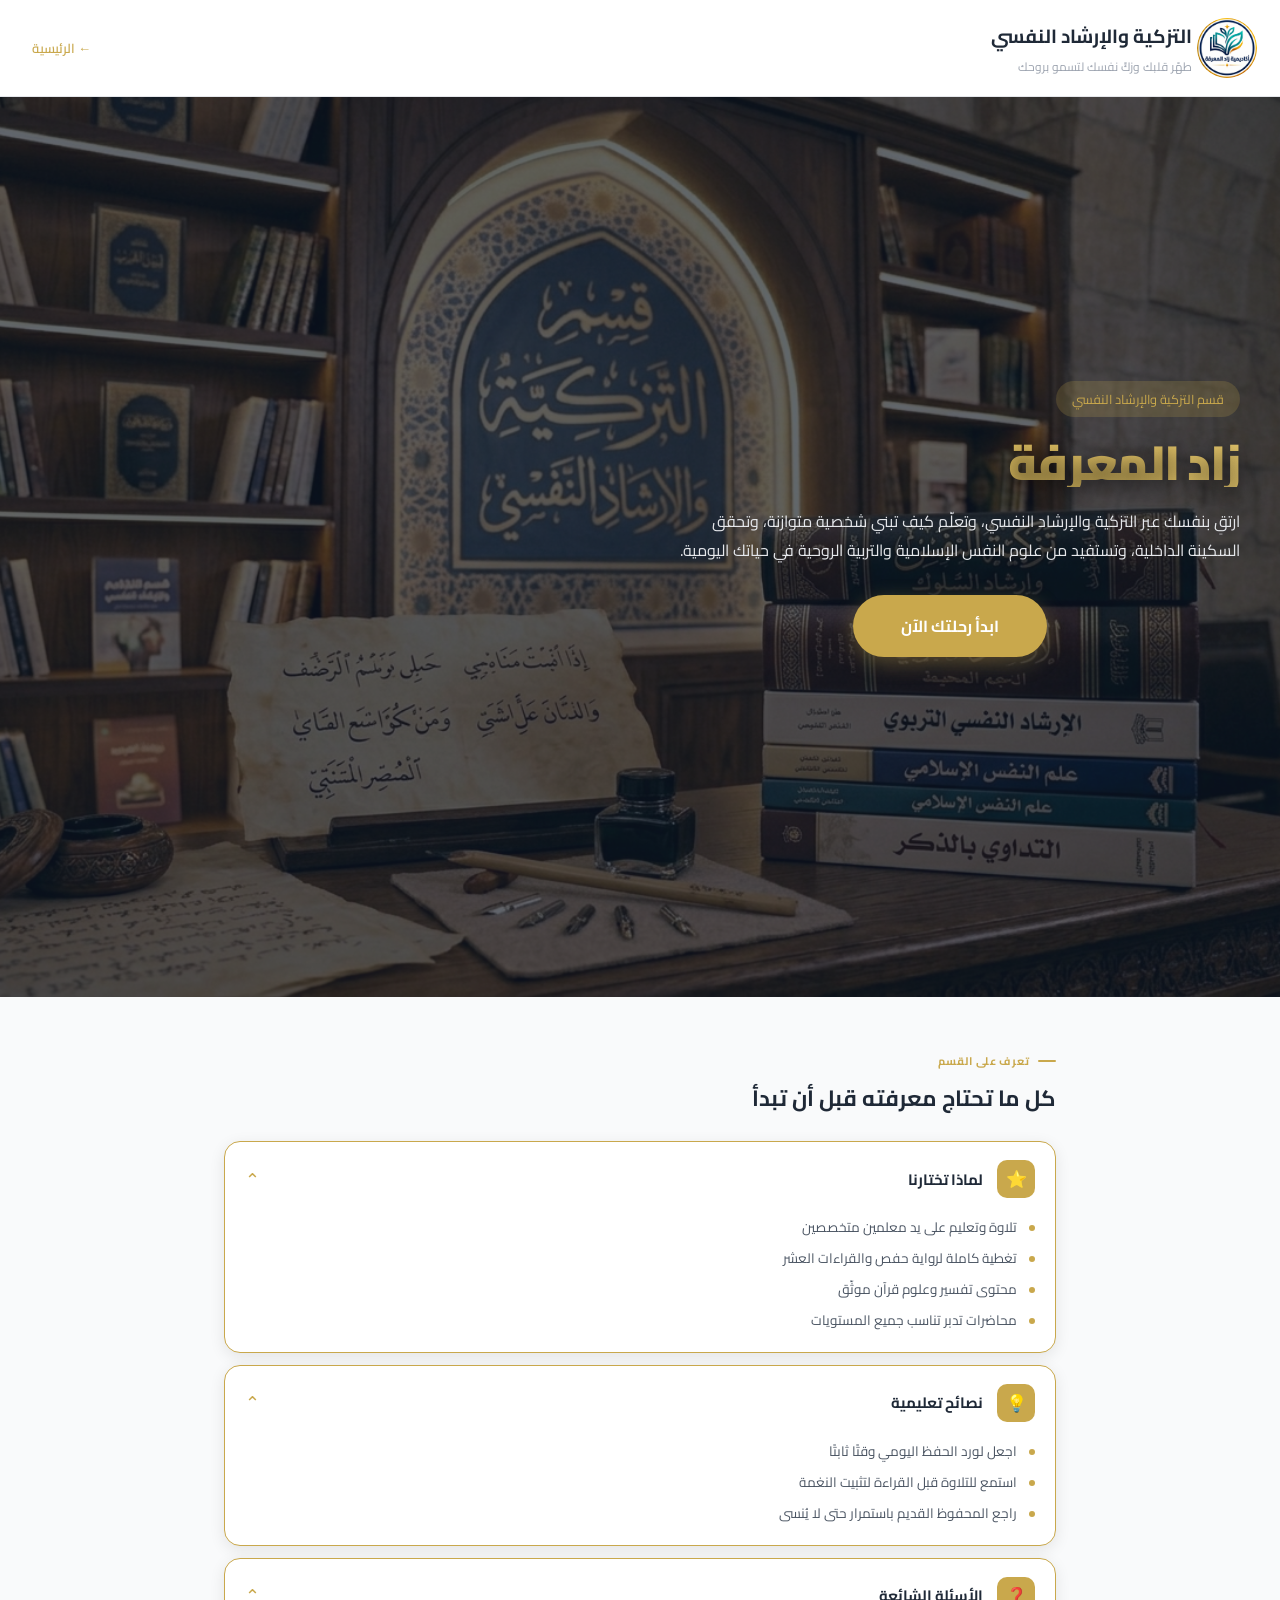
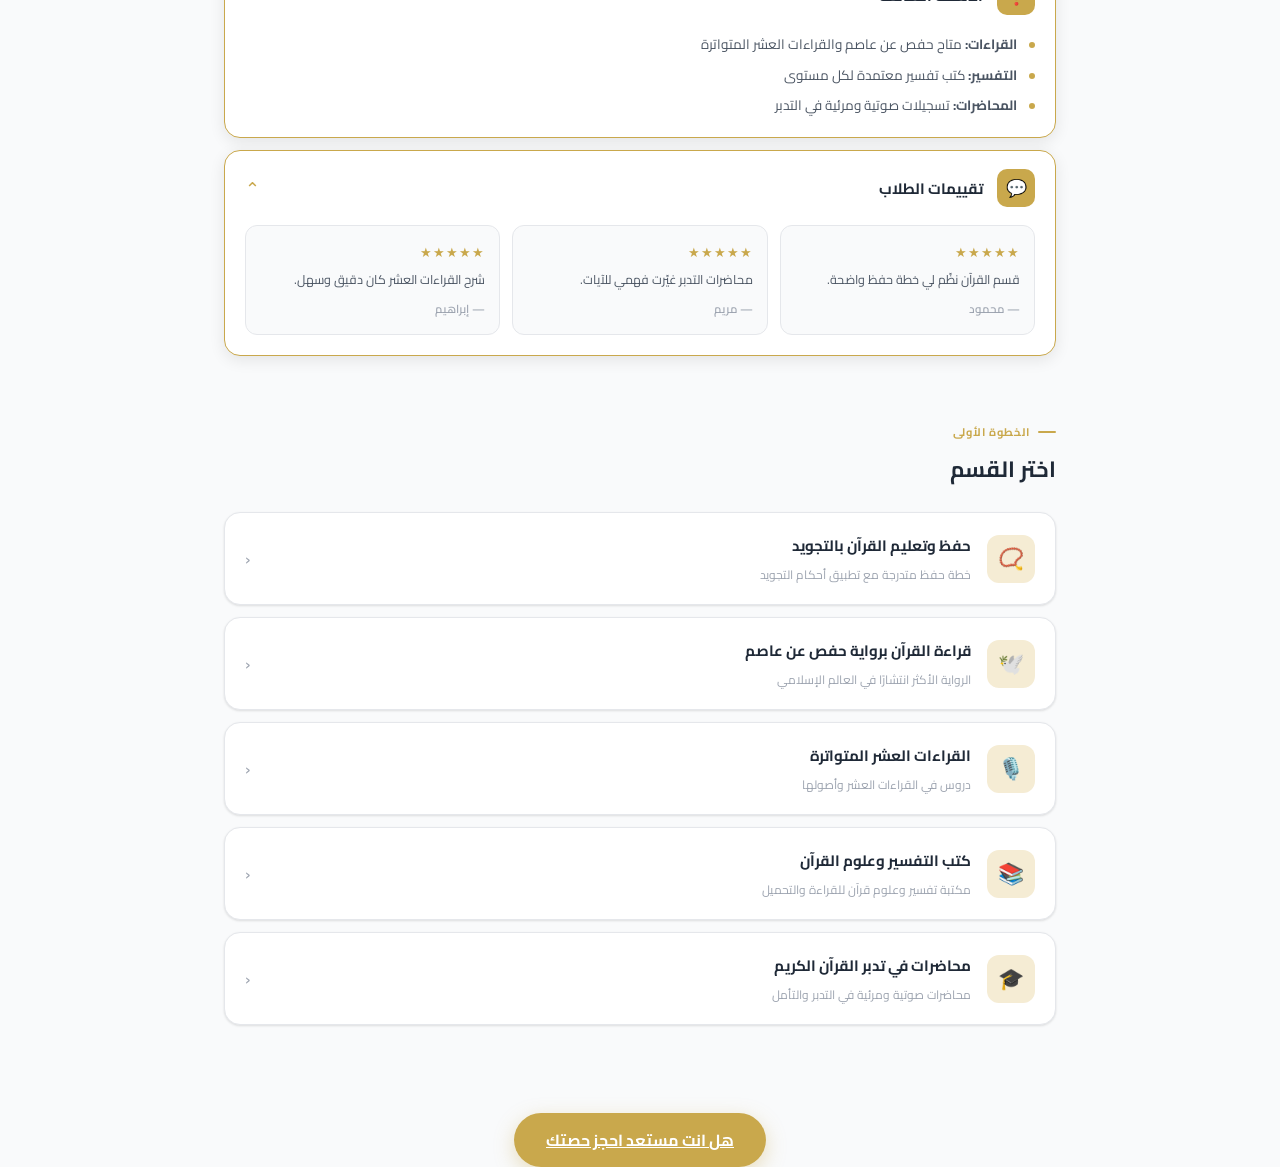
<file: sections/Tazkea/tazkea.html>
<!doctype html>
<html lang="ar" dir="rtl">
  <head>
    <meta charset="UTF-8" />
    <meta name="viewport" content="width=device-width, initial-scale=1.0" />
    <title>التزكية والإرشاد النفسي</title>
    <link rel="icon" type="image/png" href="../../images/logo.png" />
    <link rel="preconnect" href="https://fonts.googleapis.com" />
    <link
      href="https://fonts.googleapis.com/css2?family=Cairo:wght@400;500;600;700;800&display=swap"
      rel="stylesheet"
    />
    <link rel="stylesheet" href="tazkea.css" />
  </head>
  <body>
    <!-- ============================================
       HEADER — same pattern as azhar.html
  ============================================= -->
    <header class="page-header">
      <div class="header-icon">
        <img src="../../images/logo.png" alt="logo" class="logo-img" />
      </div>
      <div>
        <div>
          <div class="header-title">التزكية والإرشاد النفسي</div>
          <div class="header-sub">طهّر قلبك وزكِّ نفسك لتسمو بروحك</div>
        </div>
      </div>
      <a href="../../index.html#categories" class="back-link">← الرئيسية</a>
    </header>
    <!-- ═══════════ HERO ═══════════ -->
    <section id="hero">
      <!-- Overlay -->
      <div class="hero-overlay"></div>

      <div class="hero-container">
        <!-- النص (يمين) -->
        <div class="hero-text">
          <span class="hero-badge">قسم التزكية والإرشاد النفسي</span>

          <h1 class="hero-title">زاد المعرفة</h1>

          <p class="hero-desc">
            ارتقِ بنفسك عبر التزكية والإرشاد النفسي، وتعلّم كيف تبني شخصية
            متوازنة، وتحقق السكينة الداخلية، وتستفيد من علوم النفس الإسلامية
            والتربية الروحية في حياتك اليومية.
          </p>

          <section class="cta-section">
            <button class="cta-btn" id="ctaStart">ابدأ رحلتك الآن</button>
          </section>

          <div class="hero-stats">
            <div>
              <span class="num" style="display: none">10+</span>
              <span class="label" style="display: none">موضوع</span>
            </div>
            <div>
              <span class="num" style="display: none">3+</span>
              <span class="label" style="display: none">مجالات</span>
            </div>
          </div>
        </div>
      </div>
    </section>
    <main>
      <!-- ============================================
         SECTION 1 — INTRODUCTION (Accordion)
         Same structure as azhar.html's intro accordion.
    ============================================= -->
      <section class="intro-section">
        <div class="section-label">تعرف على القسم</div>
        <h2 class="section-title">كل ما تحتاج معرفته قبل أن تبدأ</h2>

        <div class="accordion" id="accordion">
          <div class="acc-item">
            <button class="acc-trigger" type="button">
              <span class="acc-icon">⭐</span>
              <span class="acc-heading">لماذا تختارنا</span>
              <span class="acc-chevron">⌄</span>
            </button>
            <div class="acc-panel">
              <ul class="acc-list">
                <li>تلاوة وتعليم على يد معلمين متخصصين</li>
                <li>تغطية كاملة لرواية حفص والقراءات العشر</li>
                <li>محتوى تفسير وعلوم قرآن موثّق</li>
                <li>محاضرات تدبر تناسب جميع المستويات</li>
              </ul>
            </div>
          </div>

          <div class="acc-item">
            <button class="acc-trigger" type="button">
              <span class="acc-icon">💡</span>
              <span class="acc-heading">نصائح تعليمية</span>
              <span class="acc-chevron">⌄</span>
            </button>
            <div class="acc-panel">
              <ul class="acc-list">
                <li>اجعل لورد الحفظ اليومي وقتًا ثابتًا</li>
                <li>استمع للتلاوة قبل القراءة لتثبيت النغمة</li>
                <li>راجع المحفوظ القديم باستمرار حتى لا يُنسى</li>
              </ul>
            </div>
          </div>

          <div class="acc-item">
            <button class="acc-trigger" type="button">
              <span class="acc-icon">❓</span>
              <span class="acc-heading">الأسئلة الشائعة</span>
              <span class="acc-chevron">⌄</span>
            </button>
            <div class="acc-panel">
              <ul class="acc-list">
                <li>
                  <strong>القراءات:</strong> متاح حفص عن عاصم والقراءات العشر
                  المتواترة
                </li>
                <li><strong>التفسير:</strong> كتب تفسير معتمدة لكل مستوى</li>
                <li>
                  <strong>المحاضرات:</strong> تسجيلات صوتية ومرئية في التدبر
                </li>
              </ul>
            </div>
          </div>

          <div class="acc-item">
            <button class="acc-trigger" type="button">
              <span class="acc-icon">💬</span>
              <span class="acc-heading">تقييمات الطلاب</span>
              <span class="acc-chevron">⌄</span>
            </button>
            <div class="acc-panel">
              <div class="reviews-grid">
                <div class="review-card">
                  <div class="review-stars">★★★★★</div>
                  <p class="review-text">قسم القرآن نظّم لي خطة حفظ واضحة.</p>
                  <div class="review-author">— محمود</div>
                </div>
                <div class="review-card">
                  <div class="review-stars">★★★★★</div>
                  <p class="review-text">محاضرات التدبر غيّرت فهمي للآيات.</p>
                  <div class="review-author">— مريم</div>
                </div>
                <div class="review-card">
                  <div class="review-stars">★★★★★</div>
                  <p class="review-text">شرح القراءات العشر كان دقيق وسهل.</p>
                  <div class="review-author">— إبراهيم</div>
                </div>
              </div>
            </div>
          </div>
        </div>
        <!-- /accordion -->
      </section>

      <!-- ============================================
         SECTION 2 — CTA
    ============================================= -->

      <!-- ============================================
         SECTION 3 — FLOW
         Step 1: choose one of 5 Quran sections (stacked cards)
         Step 2: lesson list for that section (real links)
    ============================================= -->
      <section class="flow-section" id="flowSection">
        <!-- STEP 1: Choose section -->
        <div class="flow-step" id="stepStage">
          <div class="section-label">الخطوة الأولى</div>
          <h2 class="section-title">اختر القسم</h2>

          <div class="stage-stack">
            <button class="stage-row" data-stage="hifz">
              <div class="stage-row-icon">📿</div>
              <div class="stage-row-text">
                <div class="stage-row-name">حفظ وتعليم القرآن بالتجويد</div>
                <div class="stage-row-hint">
                  خطة حفظ متدرجة مع تطبيق أحكام التجويد
                </div>
              </div>
              <span class="stage-row-arrow">‹</span>
            </button>

            <button class="stage-row" data-stage="hafs">
              <div class="stage-row-icon">🕊️</div>
              <div class="stage-row-text">
                <div class="stage-row-name">
                  قراءة القرآن برواية حفص عن عاصم
                </div>
                <div class="stage-row-hint">
                  الرواية الأكثر انتشارًا في العالم الإسلامي
                </div>
              </div>
              <span class="stage-row-arrow">‹</span>
            </button>

            <button class="stage-row" data-stage="qiraat">
              <div class="stage-row-icon">🎙️</div>
              <div class="stage-row-text">
                <div class="stage-row-name">القراءات العشر المتواترة</div>
                <div class="stage-row-hint">دروس في القراءات العشر وأصولها</div>
              </div>
              <span class="stage-row-arrow">‹</span>
            </button>

            <button class="stage-row" data-stage="tafsir">
              <div class="stage-row-icon">📚</div>
              <div class="stage-row-text">
                <div class="stage-row-name">كتب التفسير وعلوم القرآن</div>
                <div class="stage-row-hint">
                  مكتبة تفسير وعلوم قرآن للقراءة والتحميل
                </div>
              </div>
              <span class="stage-row-arrow">‹</span>
            </button>

            <button class="stage-row" data-stage="tadabbur">
              <div class="stage-row-icon">🎓</div>
              <div class="stage-row-text">
                <div class="stage-row-name">محاضرات في تدبر القرآن الكريم</div>
                <div class="stage-row-hint">
                  محاضرات صوتية ومرئية في التدبر والتأمل
                </div>
              </div>
              <span class="stage-row-arrow">‹</span>
            </button>
          </div>
        </div>

        <!-- STEP 2: Lessons for the chosen section (filled by JS) -->
        <div class="flow-step is-hidden" id="stepLessons">
          <div class="step-head">
            <button class="step-back" data-back="stage">↩ رجوع</button>
            <div>
              <div class="section-label" id="lessonsLabel">القسم</div>
              <h2 class="section-title">الدروس المتاحة</h2>
            </div>
          </div>

          <!-- 🔍 Search bar -->
          <div class="search-bar">
            <span class="search-icon">🔍</span>
            <input
              type="text"
              id="searchInput"
              class="search-input"
              placeholder="ابحث داخل الدروس..."
            />
          </div>

          <div class="lessons-grid" id="lessonsGrid">
            <!-- injected by JS -->
          </div>

          <p class="no-results is-hidden" id="noResults">
            لا توجد نتائج مطابقة لبحثك
          </p>

          <!-- Shown only if a section has no lessons yet -->
          <p class="empty-state is-hidden" id="emptyState">
            لا توجد دروس مضافة لهذا القسم حتى الآن
          </p>
        </div>
      </section>
    </main>
    <div class="TT">
      <a href="https://wa.me/201515474939" class="BTN" target="_blank">
        هل انت مستعد احجز حصتك
      </a>
    </div>
    <script src="tazkea-data.js"></script>
    <script src="tazkea.js"></script>
  </body>
</html>
</file>
<file: sections/Arabic/arabic.css>
/* =========================================================
   QURAN SECTION PAGE — STYLES
   Same design tokens as azhar.html / library.html / exams.html.
   Light theme, gold accent, Cairo font.
========================================================= */

*,
*::before,
*::after {
  box-sizing: border-box;
  margin: 0;
  padding: 0;
}

:root {
  --gold: #c9a84c;
  --gold-light: #f5ecd4;
  --gold-hover: #b8923e;
  --white: #ffffff;
  --gray-50: #f9fafb;
  --gray-200: #e5e7eb;
  --gray-400: #9ca3af;
  --gray-600: #4b5563;
  --gray-800: #1f2937;

  --radius-card: 16px;
  --shadow-sm: 0 1px 3px rgba(0, 0, 0, 0.07), 0 1px 2px rgba(0, 0, 0, 0.05);
  --shadow-md: 0 4px 16px rgba(0, 0, 0, 0.09);
  --ease: cubic-bezier(0.4, 0, 0.2, 1);
}

body {
  font-family: "Cairo", sans-serif;
  background: var(--gray-50);
  color: var(--gray-800);
  direction: rtl;
  min-height: 100vh;
}

/* =========================================================
   HEADER — identical pattern to azhar.html
========================================================= */
.page-header {
  background: var(--white);
  border-bottom: 1px solid var(--gray-200);
  padding: 18px 32px;
  display: flex;
  align-items: center;
  gap: 14px;
  position: sticky;
  top: 0;
  z-index: 50;
}

.header-icon {
  width: 42px;
  height: 42px;
  background: var(--gold-light);
  border-radius: 10px;
  display: flex;
  align-items: center;
  justify-content: center;
  font-size: 20px;
  flex-shrink: 0;
}

.header-title {
  font-size: 19px;
  font-weight: 700;
}
.header-sub {
  font-size: 12px;
  color: var(--gray-400);
  margin-top: 1px;
}

.back-link {
  margin-right: auto;
  font-size: 13px;
  font-weight: 600;
  color: var(--gold);
  text-decoration: none;
  transition: color 0.2s var(--ease);
}
.back-link:hover {
  color: var(--gold-hover);
}

/* Hero Section Styling */
/* ══ HERO ══ */
#hero {
  min-height: 100vh;
  display: flex;
  align-items: center;
  justify-content: center;
  position: relative;
  overflow: hidden;
  padding: 120px 28px 80px;

  background: linear-gradient(180deg, #ffffff 0%, #f8fafc 50%, #eef2ff 100%);
}
.hero-content {
  max-width: 820px;
  text-align: center;
  position: relative;
  z-index: 2;
}

.eyebrow {
  display: inline-flex;
  align-items: center;
  gap: 10px;
  padding: 8px 20px;
  border-radius: 100px;
  background: var(--gold-dim);
  border: 1px solid rgba(201, 168, 76, 0.25);
  color: var(--gold-light);
  font-size: 0.85rem;
  font-weight: 700;
  margin-bottom: 36px;
  opacity: 0;
  animation: fadeUp 0.7s 0.1s forwards;
}
.eyebrow-dot {
  width: 6px;
  height: 6px;
  border-radius: 50%;
  background: var(--gold);
  animation: pulse 2s ease infinite;
}
@keyframes pulse {
  0%,
  100% {
    opacity: 1;
    transform: scale(1);
  }
  50% {
    opacity: 0.5;
    transform: scale(0.8);
  }
}

.hero-title {
  font-family: "Cairo", sans-serif;
  font-size: clamp(3rem, 8vw, 6rem);
  font-weight: 900;
  line-height: 1.05;
  letter-spacing: -0.03em;
  color: var(--text);
  margin-bottom: 28px;
}
.hero-title .line {
  display: block;
  opacity: 0;
  transform: translateY(40px);
  animation: fadeUp 0.7s forwards;
}
.hero-title .line:nth-child(1) {
  animation-delay: 0.2s;
}
.hero-title .line:nth-child(2) {
  animation-delay: 0.35s;
  color: var(--gold);
}
.hero-title .line:nth-child(3) {
  animation-delay: 0.5s;
}

@keyframes fadeUp {
  to {
    opacity: 1;
    transform: translateY(0);
  }
}

.hero-sub {
  font-size: 1.15rem;
  color: var(--muted);
  line-height: 1.8;
  max-width: 560px;
  margin: 0 auto 44px;
  opacity: 0;
  animation: fadeUp 0.7s 0.65s forwards;
}

.hero-cta {
  display: flex;
  flex-wrap: wrap;
  gap: 14px;
  justify-content: center;
  opacity: 0;
  animation: fadeUp 0.7s 0.8s forwards;
  margin-bottom: 72px;
}

.btn-primary {
  display: inline-flex;
  align-items: center;
  gap: 8px;
  padding: 14px 32px;
  border-radius: 12px;
  background: linear-gradient(135deg, var(--gold) 0%, #a07828 100%);
  color: #0a0a0f;
  font-weight: 800;
  font-size: 1rem;
  border: none;
  cursor: pointer;
  transition: all 0.3s;
  font-family: "Tajawal", sans-serif;
  box-shadow: 0 8px 32px rgba(201, 168, 76, 0.3);
}
.btn-primary:hover {
  transform: translateY(-3px);
  box-shadow: 0 16px 48px rgba(201, 168, 76, 0.45);
}
.btn-primary:active {
  transform: translateY(0);
}

.btn-outline {
  display: inline-flex;
  align-items: center;
  gap: 8px;
  padding: 14px 32px;
  border-radius: 12px;
  background: transparent;
  color: var(--text);
  font-weight: 700;
  font-size: 1rem;
  border: 1px solid var(--border2);
  cursor: pointer;
  transition: all 0.3s;
  font-family: "Tajawal", sans-serif;
}
.btn-outline:hover {
  background: var(--surface2);
  border-color: rgba(255, 255, 255, 0.2);
  transform: translateY(-2px);
}

/* ── Hero stats row ── */
.hero-stats {
  display: none;
  display: grid;
  grid-template-columns: repeat(4, 1fr);
  gap: 1px;
  background: var(--border);
  border: 1px solid var(--border);
  border-radius: 16px;
  overflow: hidden;
  opacity: 0;
  animation: fadeUp 0.7s 1s forwards;
  max-width: 680px;
  margin: 0 auto;
}
.hstat {
  background: var(--surface);
  padding: 24px 16px;
  text-align: center;
  transition: background 0.2s;
}
.hstat:hover {
  background: var(--surface2);
}
.hstat-num {
  font-family: "Cairo", sans-serif;
  font-size: 1.8rem;
  font-weight: 900;
  color: var(--gold);
  line-height: 1;
  margin-bottom: 6px;
}
.hstat-label {
  font-size: 0.8rem;
  color: var(--muted);
  font-weight: 500;
}

.hero-azhar {
  height: 100vh;
  background:
    linear-gradient(rgba(0, 0, 0, 0.55), rgba(0, 0, 0, 0.55)),
    url("azhar-hero.jpg") center/cover no-repeat;
  display: flex;
  align-items: center;
  justify-content: flex-end; /* الكلام على اليمين */
  padding: 0 8%;
  color: #fff;
  font-family: "Cairo", sans-serif;
}

.hero-content {
  max-width: 600px;
  text-align: right; /* النص يمين */
}

.hero-content h1 {
  font-size: 3rem;
  color: #ffd700; /* دهبي */
  margin-bottom: 20px;
  font-weight: 700;
}

.hero-content p {
  font-size: 1.2rem;
  line-height: 1.8;
  margin-bottom: 30px;
}

.cta-btn {
  background-color: #ffd700;
  color: #000;
  padding: 12px 28px;
  border-radius: 6px;
  text-decoration: none;
  font-weight: 600;
  transition: 0.3s ease;
}

.cta-btn:hover {
  background-color: #fff;
  color: #000;
}

#hero {
  position: relative;
  min-height: 100vh;
  display: flex;
  align-items: center;
  padding: 100px 40px;

  background: url("../../images/Arabic-sec-img.png");
  background-size: cover;
  background-position: center;
}

/* طبقة فوق الصورة */
.hero-overlay {
  position: absolute;
  inset: 0;
  background: rgba(15, 23, 42, 0.65);
}

/* الكونتينر */
.hero-container {
  position: relative;
  z-index: 2;
  max-width: 1200px;
  margin: auto;
  display: grid;
  grid-template-columns: 1fr 1fr;

  align-items: center;
  gap: 40px;
}

/* النص */
.hero-text {
  color: white;
  text-align: right;
}

/* badge */
.hero-badge {
  display: inline-block;
  background: rgba(201, 168, 76, 0.2);
  color: var(--gold);
  padding: 6px 16px;
  border-radius: 100px;
  font-size: 0.8rem;
  margin-bottom: 20px;
}

/* العنوان */
.hero-title {
  font-size: 3rem;
  font-weight: 900;
  font-family: "Cairo", sans-serif;
  margin-bottom: 20px;

  color: #ffffff;
  text-shadow: 0 4px 20px rgba(0, 0, 0, 0.6);

  background: linear-gradient(90deg, #c9a84c, #e8c96d);
  background-clip: text;
  -webkit-background-clip: text;
  -webkit-text-fill-color: transparent;
}

/* النص */
.hero-desc {
  color: #e5e7eb;
  line-height: 1.8;
  margin-bottom: 30px;
}

/* الأزرار */
.hero-actions {
  display: flex;
  gap: 12px;
  margin-bottom: 30px;
}

/* stats */
.hero-stats {
  display: flex;
  gap: 40px;
}

.hero-stats .num {
  font-size: 1.6rem;
  font-weight: 900;
  color: var(--gold);
}

.hero-stats .label {
  display: block;
  font-size: 0.8rem;
  color: #d1d5db;
}

/* الصورة */
.hero-image img {
  width: 100%;
  border-radius: 20px;
  box-shadow: 0 20px 60px rgba(0, 0, 0, 0.4);
}

/* موبايل */
@media (max-width: 768px) {
  .hero-container {
    grid-template-columns: 1fr;
  }

  .hero-text {
    text-align: center;
  }

  .hero-actions {
    justify-content: center;
  }
}
main {
  max-width: 880px;
  margin: 0 auto;
  padding: 44px 24px 100px;
}

/* =========================================================
   SHARED SECTION HEADERS
========================================================= */
.section-label {
  display: inline-flex;
  align-items: center;
  gap: 8px;
  font-size: 11px;
  font-weight: 700;
  letter-spacing: 0.08em;
  text-transform: uppercase;
  color: var(--gold);
  margin-bottom: 6px;
}
.section-label::before {
  content: "";
  width: 18px;
  height: 2px;
  border-radius: 2px;
  background: var(--gold);
}
.section-title {
  font-size: 22px;
  font-weight: 700;
  margin-bottom: 22px;
}

/* =========================================================
   SECTION 1 — ACCORDION (identical to azhar.css)
========================================================= */
.intro-section {
  margin-bottom: 56px;
}

.accordion {
  display: flex;
  flex-direction: column;
  gap: 12px;
}

.acc-item {
  background: var(--white);
  border: 1px solid var(--gray-200);
  border-radius: var(--radius-card);
  box-shadow: var(--shadow-sm);
  overflow: hidden;
  transition:
    border-color 0.2s var(--ease),
    box-shadow 0.2s var(--ease);
}
.acc-item.open {
  border-color: var(--gold);
  box-shadow: var(--shadow-md);
}

.acc-trigger {
  width: 100%;
  display: flex;
  align-items: center;
  gap: 14px;
  padding: 18px 20px;
  background: none;
  border: none;
  cursor: pointer;
  font-family: inherit;
  text-align: right;
}

.acc-icon {
  width: 38px;
  height: 38px;
  border-radius: 10px;
  background: var(--gold-light);
  display: flex;
  align-items: center;
  justify-content: center;
  font-size: 17px;
  flex-shrink: 0;
  transition: background 0.2s var(--ease);
}
.acc-item.open .acc-icon {
  background: var(--gold);
}

.acc-heading {
  flex: 1;
  font-size: 15px;
  font-weight: 700;
  color: var(--gray-800);
}

.acc-chevron {
  font-size: 18px;
  color: var(--gray-400);
  transition:
    transform 0.25s var(--ease),
    color 0.2s var(--ease);
}
.acc-item.open .acc-chevron {
  color: var(--gold);
  transform: rotate(180deg);
}

.acc-panel {
  max-height: 0;
  overflow: hidden;
  transition: max-height 0.35s var(--ease);
}
.acc-item.open .acc-panel {
  max-height: 600px;
}

.acc-list {
  list-style: none;
  padding: 0 20px 20px 20px;
  display: flex;
  flex-direction: column;
  gap: 8px;
}
.acc-list li {
  font-size: 13.5px;
  color: var(--gray-600);
  line-height: 1.7;
  padding-right: 18px;
  position: relative;
}
.acc-list li::before {
  content: "";
  position: absolute;
  right: 0;
  top: 9px;
  width: 6px;
  height: 6px;
  border-radius: 50%;
  background: var(--gold);
}

.reviews-grid {
  padding: 0 20px 20px;
  display: grid;
  grid-template-columns: repeat(3, 1fr);
  gap: 12px;
}
.review-card {
  background: var(--gray-50);
  border: 1px solid var(--gray-200);
  border-radius: 12px;
  padding: 14px;
}
.review-stars {
  color: var(--gold);
  font-size: 13px;
  margin-bottom: 6px;
  letter-spacing: 1px;
}
.review-text {
  font-size: 12.5px;
  color: var(--gray-600);
  line-height: 1.6;
  margin-bottom: 8px;
}
.review-author {
  font-size: 11.5px;
  color: var(--gray-400);
  font-weight: 600;
}

/* =========================================================
   SECTION 2 — CTA (identical to azhar.css)
========================================================= */
.cta-section {
  display: flex;
  justify-content: center;
  margin-bottom: 56px;
}

.cta-btn {
  font-family: inherit;
  font-size: 16px;
  font-weight: 700;
  color: var(--white);
  background: var(--gold);
  border: none;
  padding: 16px 48px;
  border-radius: 999px;
  cursor: pointer;
  box-shadow: 0 6px 20px rgba(201, 168, 76, 0.35);
  transition:
    background 0.2s var(--ease),
    transform 0.2s var(--ease),
    box-shadow 0.2s var(--ease);
}
.cta-btn:hover {
  background: var(--gold-hover);
  transform: translateY(-2px);
  box-shadow: 0 10px 28px rgba(201, 168, 76, 0.42);
}

/* =========================================================
   SECTION 3 — FLOW
========================================================= */
.flow-section {
  scroll-margin-top: 90px;
}

.flow-step {
  animation: fadeUp 0.35s var(--ease);
}
.flow-step.is-hidden {
  display: none;
}

@keyframes fadeUp {
  from {
    opacity: 0;
    transform: translateY(10px);
  }
  to {
    opacity: 1;
    transform: translateY(0);
  }
}

.step-head {
  display: flex;
  align-items: flex-start;
  gap: 14px;
  margin-bottom: 22px;
}

.step-back {
  font-family: inherit;
  font-size: 12.5px;
  font-weight: 700;
  color: var(--gray-600);
  background: var(--white);
  border: 1px solid var(--gray-200);
  border-radius: 999px;
  padding: 7px 14px;
  cursor: pointer;
  flex-shrink: 0;
  margin-top: 2px;
  transition:
    border-color 0.2s var(--ease),
    color 0.2s var(--ease);
}
.step-back:hover {
  border-color: var(--gold);
  color: var(--gold);
}

.step-head .section-title {
  margin-bottom: 0;
}

/* =========================================================
   STAGE STACK — Step 1 (5 sections, full-width rows)
========================================================= */
.stage-stack {
  display: flex;
  flex-direction: column;
  gap: 12px;
}

.stage-row {
  width: 100%;
  font-family: inherit;
  text-align: right;
  background: var(--white);
  border: 1px solid var(--gray-200);
  border-radius: var(--radius-card);
  box-shadow: var(--shadow-sm);
  cursor: pointer;
  padding: 18px 20px;
  display: flex;
  align-items: center;
  gap: 16px;
  transition:
    border-color 0.2s var(--ease),
    box-shadow 0.2s var(--ease),
    transform 0.2s var(--ease);
}
.stage-row:hover {
  border-color: var(--gold);
  box-shadow: var(--shadow-md);
  transform: translateY(-2px);
}

.stage-row-icon {
  width: 48px;
  height: 48px;
  border-radius: 12px;
  background: var(--gold-light);
  display: flex;
  align-items: center;
  justify-content: center;
  font-size: 21px;
  flex-shrink: 0;
  transition: background 0.2s var(--ease);
}
.stage-row:hover .stage-row-icon {
  background: var(--gold);
}

.stage-row-text {
  flex: 1;
}

.stage-row-name {
  font-size: 15px;
  font-weight: 700;
  color: var(--gray-800);
  margin-bottom: 3px;
}

.stage-row-hint {
  font-size: 12px;
  color: var(--gray-400);
}

.stage-row-arrow {
  font-size: 18px;
  color: var(--gray-400);
  transition:
    color 0.2s var(--ease),
    transform 0.2s var(--ease);
}
.stage-row:hover .stage-row-arrow {
  color: var(--gold);
  transform: translateX(-3px);
}

/* =========================================================
   LESSONS GRID — Step 2 (same card pattern as library.css)
========================================================= */
.lessons-grid {
  display: grid;
  grid-template-columns: repeat(3, 1fr);
  gap: 18px;
}

.lesson-card-wrapper {
  background: var(--white);
  border: 1px solid var(--gray-200);
  border-radius: var(--radius-card);
  box-shadow: var(--shadow-sm);
  padding: 22px;
  display: flex;
  flex-direction: column;
  gap: 18px;
  transition:
    border-color 0.2s var(--ease),
    box-shadow 0.2s var(--ease),
    transform 0.2s var(--ease);
}
.lesson-card-wrapper:hover {
  border-color: var(--gold);
  box-shadow: var(--shadow-md);
  transform: translateY(-3px);
}

.lesson-card {
  display: flex;
  align-items: flex-start;
  justify-content: space-between;
  gap: 14px;
}

.lesson-name {
  font-size: 15px;
  font-weight: 700;
  color: var(--gray-800);
  margin-bottom: 10px;
}

.lesson-meta {
  display: flex;
  gap: 12px;
  font-size: 12px;
  color: var(--gray-400);
  margin-bottom: 8px;
}

.lesson-source {
  font-size: 12px;
  color: var(--gray-400);
}

.lesson-icon {
  width: 56px;
  height: 64px;
  border-radius: 12px;
  background: var(--gold-light);
  display: flex;
  align-items: center;
  justify-content: center;
  font-size: 24px;
  flex-shrink: 0;
  transition: background 0.2s var(--ease);
}
.lesson-card-wrapper:hover .lesson-icon {
  background: var(--gold);
}

.download-btn {
  display: flex;
  align-items: center;
  justify-content: center;
  gap: 8px;
  padding: 13px 0;
  border-radius: 999px;
  background: var(--gold);
  color: var(--white);
  font-size: 14px;
  font-weight: 700;
  text-decoration: none;
  box-shadow: 0 4px 14px rgba(201, 168, 76, 0.3);
  transition:
    background 0.2s var(--ease),
    transform 0.2s var(--ease),
    box-shadow 0.2s var(--ease);
}
.download-btn:hover {
  background: var(--gold-hover);
  transform: translateY(-1px);
  box-shadow: 0 6px 18px rgba(201, 168, 76, 0.38);
}

/* =========================================================
   EMPTY STATE
========================================================= */
.empty-state {
  text-align: center;
  color: var(--gray-400);
  font-size: 13.5px;
  padding: 60px 0;
}
.is-hidden {
  display: none;
}
/* ═══════════ SEARCH BAR STYLE ═══════════ */
.search-bar {
  display: flex;
  align-items: center;
  background: #fff;
  border: 1px solid #ddd;
  border-radius: 8px;
  padding: 8px 12px;
  box-shadow: 0 2px 6px rgba(0, 0, 0, 0.08);
  margin: 20px 0;
  transition: all 0.3s ease;
}

.search-bar:focus-within {
  border-color: #c9a84c; /* الذهبي */
  box-shadow: 0 0 8px rgba(201, 168, 76, 0.4);
}

.search-icon {
  font-size: 18px;
  color: #c9a84c;
  margin-left: 8px;
}

.search-input {
  flex: 1;
  border: none;
  outline: none;
  font-family: "Cairo", sans-serif;
  font-size: 16px;
  padding: 6px;
  background: transparent;
  color: #333;
}

.search-input::placeholder {
  color: #999;
  font-size: 14px;
}

/* نتائج البحث */
.results-grid {
  display: grid;
  grid-template-columns: repeat(auto-fill, minmax(260px, 1fr));
  gap: 16px;
  margin-top: 20px;
}

.result-card {
  background: #fff;
  border: 1px solid #eee;
  border-radius: 10px;
  padding: 12px;
  box-shadow: 0 2px 8px rgba(0, 0, 0, 0.05);
  transition: transform 0.2s ease;
}

.result-card:hover {
  transform: translateY(-3px);
  box-shadow: 0 4px 12px rgba(0, 0, 0, 0.1);
}

.result-header {
  font-weight: 600;
  color: #222;
  margin-bottom: 6px;
}

.result-meta {
  font-size: 14px;
  color: #666;
  margin-bottom: 10px;
}

.download-btn {
  display: inline-block;
  background: #c9a84c;
  color: #fff;
  font-family: "Cairo", sans-serif;
  font-size: 14px;
  font-weight: 600;
  padding: 8px 14px;
  border-radius: 6px;
  text-decoration: none;
  transition: background 0.3s ease;
}

.download-btn:hover {
  background: #b08f3d;
}

/* =========================================================
   RESPONSIVE
========================================================= */
@media (max-width: 900px) {
  .lessons-grid {
    grid-template-columns: repeat(2, 1fr);
  }
}
@media (max-width: 640px) {
  main {
    padding: 28px 16px 80px;
  }
  .page-header {
    padding: 14px 18px;
  }
  .reviews-grid {
    grid-template-columns: 1fr;
  }
  .lessons-grid {
    grid-template-columns: 1fr;
  }
  .stage-row {
    padding: 14px 16px;
  }
}
.logo-img {
  width: 60px;
  height: 60px;
  object-fit: cover;
  border-radius: 50%;
}
.TT {
  text-align: center;
}
.BTN {
  font-family: inherit;
  font-size: 16px;
  font-weight: 700;
  color: var(--white);
  background: var(--gold);
  border: none;
  padding: 12px 32px; /* أصغر من 16px 48px */
  border-radius: 999px;
  cursor: pointer;
  box-shadow: 0 6px 20px rgba(201, 168, 76, 0.35);
  transition:
    background 0.2s var(--ease),
    transform 0.2s var(--ease),
    box-shadow 0.2s var(--ease);
}

.BTN:hover {
  background: var(--gold-hover);
  transform: translateY(-2px);
  box-shadow: 0 10px 28px rgba(201, 168, 76, 0.42);
}
</file>
<file: sections/Azhar/azhar.css>
/* =========================================================
   AZHAR EDUCATION PAGE — STYLES
   Design tokens match the existing light + gold system.
========================================================= */

*,
*::before,
*::after {
  box-sizing: border-box;
  margin: 0;
  padding: 0;
}

:root {
  --gold: #c9a84c;
  --gold-light: #f5ecd4;
  --gold-hover: #b8923e;
  --white: #ffffff;
  --gray-50: #f9fafb;
  --gray-100: #f3f4f6;
  --gray-200: #e5e7eb;
  --gray-400: #9ca3af;
  --gray-600: #4b5563;
  --gray-800: #1f2937;

  --radius-card: 16px;
  --radius-btn: 10px;
  --shadow-sm: 0 1px 3px rgba(0, 0, 0, 0.07), 0 1px 2px rgba(0, 0, 0, 0.05);
  --shadow-md: 0 4px 16px rgba(0, 0, 0, 0.09);
  --shadow-lg: 0 12px 32px rgba(0, 0, 0, 0.12);
  --ease: cubic-bezier(0.4, 0, 0.2, 1);
}

body {
  font-family: "Cairo", sans-serif;
  background: var(--gray-50);
  color: var(--gray-800);
  direction: rtl;
  min-height: 100vh;
}

/* =========================================================
   HEADER
========================================================= */
.page-header {
  background: var(--white);
  border-bottom: 1px solid var(--gray-200);
  padding: 18px 32px;
  display: flex;
  align-items: center;
  gap: 14px;
  position: sticky;
  top: 0;
  z-index: 50;
}

.header-icon {
  width: 42px;
  height: 42px;
  background: var(--gold-light);
  border-radius: 10px;
  display: flex;
  align-items: center;
  justify-content: center;
  font-size: 20px;
  flex-shrink: 0;
}

.header-title {
  font-size: 19px;
  font-weight: 700;
}
.header-sub {
  font-size: 12px;
  color: var(--gray-400);
  margin-top: 1px;
}

.back-link {
  margin-right: auto;
  font-size: 13px;
  font-weight: 600;
  color: var(--gold);
  text-decoration: none;
  transition: color 0.2s var(--ease);
}
.back-link:hover {
  color: var(--gold-hover);
}
/* Hero Section Styling */
/* ══ HERO ══ */
#hero {
  min-height: 100vh;
  display: flex;
  align-items: center;
  justify-content: center;
  position: relative;
  overflow: hidden;
  padding: 120px 28px 80px;

  background: linear-gradient(180deg, #ffffff 0%, #f8fafc 50%, #eef2ff 100%);
}
.hero-content {
  max-width: 820px;
  text-align: center;
  position: relative;
  z-index: 2;
}

.eyebrow {
  display: inline-flex;
  align-items: center;
  gap: 10px;
  padding: 8px 20px;
  border-radius: 100px;
  background: var(--gold-dim);
  border: 1px solid rgba(201, 168, 76, 0.25);
  color: var(--gold-light);
  font-size: 0.85rem;
  font-weight: 700;
  margin-bottom: 36px;
  opacity: 0;
  animation: fadeUp 0.7s 0.1s forwards;
}
.eyebrow-dot {
  width: 6px;
  height: 6px;
  border-radius: 50%;
  background: var(--gold);
  animation: pulse 2s ease infinite;
}
@keyframes pulse {
  0%,
  100% {
    opacity: 1;
    transform: scale(1);
  }
  50% {
    opacity: 0.5;
    transform: scale(0.8);
  }
}

.hero-title {
  font-family: "Cairo", sans-serif;
  font-size: clamp(3rem, 8vw, 6rem);
  font-weight: 900;
  line-height: 1.05;
  letter-spacing: -0.03em;
  color: var(--text);
  margin-bottom: 28px;
}
.hero-title .line {
  display: block;
  opacity: 0;
  transform: translateY(40px);
  animation: fadeUp 0.7s forwards;
}
.hero-title .line:nth-child(1) {
  animation-delay: 0.2s;
}
.hero-title .line:nth-child(2) {
  animation-delay: 0.35s;
  color: var(--gold);
}
.hero-title .line:nth-child(3) {
  animation-delay: 0.5s;
}

@keyframes fadeUp {
  to {
    opacity: 1;
    transform: translateY(0);
  }
}

.hero-sub {
  font-size: 1.15rem;
  color: var(--muted);
  line-height: 1.8;
  max-width: 560px;
  margin: 0 auto 44px;
  opacity: 0;
  animation: fadeUp 0.7s 0.65s forwards;
}

.hero-cta {
  display: flex;
  flex-wrap: wrap;
  gap: 14px;
  justify-content: center;
  opacity: 0;
  animation: fadeUp 0.7s 0.8s forwards;
  margin-bottom: 72px;
}

.btn-primary {
  display: inline-flex;
  align-items: center;
  gap: 8px;
  padding: 14px 32px;
  border-radius: 12px;
  background: linear-gradient(135deg, var(--gold) 0%, #a07828 100%);
  color: #0a0a0f;
  font-weight: 800;
  font-size: 1rem;
  border: none;
  cursor: pointer;
  transition: all 0.3s;
  font-family: "Tajawal", sans-serif;
  box-shadow: 0 8px 32px rgba(201, 168, 76, 0.3);
}
.btn-primary:hover {
  transform: translateY(-3px);
  box-shadow: 0 16px 48px rgba(201, 168, 76, 0.45);
}
.btn-primary:active {
  transform: translateY(0);
}

.btn-outline {
  display: inline-flex;
  align-items: center;
  gap: 8px;
  padding: 14px 32px;
  border-radius: 12px;
  background: transparent;
  color: var(--text);
  font-weight: 700;
  font-size: 1rem;
  border: 1px solid var(--border2);
  cursor: pointer;
  transition: all 0.3s;
  font-family: "Tajawal", sans-serif;
}
.btn-outline:hover {
  background: var(--surface2);
  border-color: rgba(255, 255, 255, 0.2);
  transform: translateY(-2px);
}

/* ── Hero stats row ── */
.hero-stats {
  display: none;
  display: grid;
  grid-template-columns: repeat(4, 1fr);
  gap: 1px;
  background: var(--border);
  border: 1px solid var(--border);
  border-radius: 16px;
  overflow: hidden;
  opacity: 0;
  animation: fadeUp 0.7s 1s forwards;
  max-width: 680px;
  margin: 0 auto;
}
.hstat {
  background: var(--surface);
  padding: 24px 16px;
  text-align: center;
  transition: background 0.2s;
}
.hstat:hover {
  background: var(--surface2);
}
.hstat-num {
  font-family: "Cairo", sans-serif;
  font-size: 1.8rem;
  font-weight: 900;
  color: var(--gold);
  line-height: 1;
  margin-bottom: 6px;
}
.hstat-label {
  font-size: 0.8rem;
  color: var(--muted);
  font-weight: 500;
}

.hero-azhar {
  height: 100vh;
  background:
    linear-gradient(rgba(0, 0, 0, 0.55), rgba(0, 0, 0, 0.55)),
    url("azhar-hero.jpg") center/cover no-repeat;
  display: flex;
  align-items: center;
  justify-content: flex-end; /* الكلام على اليمين */
  padding: 0 8%;
  color: #fff;
  font-family: "Cairo", sans-serif;
}

.hero-content {
  max-width: 600px;
  text-align: right; /* النص يمين */
}

.hero-content h1 {
  font-size: 3rem;
  color: #ffd700; /* دهبي */
  margin-bottom: 20px;
  font-weight: 700;
}

.hero-content p {
  font-size: 1.2rem;
  line-height: 1.8;
  margin-bottom: 30px;
}

.cta-btn {
  background-color: #ffd700;
  color: #000;
  padding: 12px 28px;
  border-radius: 6px;
  text-decoration: none;
  font-weight: 600;
  transition: 0.3s ease;
}

.cta-btn:hover {
  background-color: #fff;
  color: #000;
}

#hero {
  position: relative;
  min-height: 100vh;
  display: flex;
  align-items: center;
  padding: 100px 40px;

  background: url("../../images/Azher-section-img.png");
  background-size: cover;
  background-position: center;
}

/* طبقة فوق الصورة */
.hero-overlay {
  position: absolute;
  inset: 0;
  background: rgba(15, 23, 42, 0.65);
}

/* الكونتينر */
.hero-container {
  position: relative;
  z-index: 2;
  max-width: 1200px;
  margin: auto;
  display: grid;
  grid-template-columns: 1fr 1fr;

  align-items: center;
  gap: 40px;
}

/* النص */
.hero-text {
  color: white;
  text-align: right;
}

/* badge */
.hero-badge {
  display: inline-block;
  background: rgba(201, 168, 76, 0.2);
  color: var(--gold);
  padding: 6px 16px;
  border-radius: 100px;
  font-size: 0.8rem;
  margin-bottom: 20px;
}

/* العنوان */
.hero-title {
  font-size: 3rem;
  font-weight: 900;
  font-family: "Cairo", sans-serif;
  margin-bottom: 20px;

  color: #ffffff;
  text-shadow: 0 4px 20px rgba(0, 0, 0, 0.6);

  background: linear-gradient(90deg, #c9a84c, #e8c96d);
  background-clip: text;
  -webkit-background-clip: text;
  -webkit-text-fill-color: transparent;
}

/* النص */
.hero-desc {
  color: #e5e7eb;
  line-height: 1.8;
  margin-bottom: 30px;
}

/* الأزرار */
.hero-actions {
  display: flex;
  gap: 12px;
  margin-bottom: 30px;
}

/* stats */
.hero-stats {
  display: flex;
  gap: 40px;
}

.hero-stats .num {
  font-size: 1.6rem;
  font-weight: 900;
  color: var(--gold);
}

.hero-stats .label {
  display: block;
  font-size: 0.8rem;
  color: #d1d5db;
}

/* الصورة */
.hero-image img {
  width: 100%;
  border-radius: 20px;
  box-shadow: 0 20px 60px rgba(0, 0, 0, 0.4);
}

/* موبايل */
@media (max-width: 768px) {
  .hero-container {
    grid-template-columns: 1fr;
  }

  .hero-text {
    text-align: center;
  }

  .hero-actions {
    justify-content: center;
  }
}
main {
  max-width: 880px;
  margin: 0 auto;
  padding: 44px 24px 100px;
}

/* =========================================================
   SHARED SECTION HEADERS
========================================================= */
.section-label {
  display: inline-flex;
  align-items: center;
  gap: 8px;
  font-size: 11px;
  font-weight: 700;
  letter-spacing: 0.08em;
  text-transform: uppercase;
  color: var(--gold);
  margin-bottom: 6px;
}
.section-label::before {
  content: "";
  width: 18px;
  height: 2px;
  border-radius: 2px;
  background: var(--gold);
}
.section-title {
  font-size: 22px;
  font-weight: 700;
  margin-bottom: 22px;
}

/* =========================================================
   SECTION 1 — ACCORDION
========================================================= */
.intro-section {
  margin-bottom: 56px;
}

.accordion {
  display: flex;
  flex-direction: column;
  gap: 12px;
}

.acc-item {
  background: var(--white);
  border: 1px solid var(--gray-200);
  border-radius: var(--radius-card);
  box-shadow: var(--shadow-sm);
  overflow: hidden;
  transition:
    border-color 0.2s var(--ease),
    box-shadow 0.2s var(--ease);
}
.acc-item.open {
  border-color: var(--gold);
  box-shadow: var(--shadow-md);
}

.acc-trigger {
  width: 100%;
  display: flex;
  align-items: center;
  gap: 14px;
  padding: 18px 20px;
  background: none;
  border: none;
  cursor: pointer;
  font-family: inherit;
  text-align: right;
}

.acc-icon {
  width: 38px;
  height: 38px;
  border-radius: 10px;
  background: var(--gold-light);
  display: flex;
  align-items: center;
  justify-content: center;
  font-size: 17px;
  flex-shrink: 0;
  transition: background 0.2s var(--ease);
}
.acc-item.open .acc-icon {
  background: var(--gold);
}

.acc-heading {
  flex: 1;
  font-size: 15px;
  font-weight: 700;
  color: var(--gray-800);
}

.acc-chevron {
  font-size: 18px;
  color: var(--gray-400);
  transition:
    transform 0.25s var(--ease),
    color 0.2s var(--ease);
}
.acc-item.open .acc-chevron {
  color: var(--gold);
  transform: rotate(180deg);
}

.acc-panel {
  max-height: 0;
  overflow: hidden;
  transition: max-height 0.35s var(--ease);
}
.acc-item.open .acc-panel {
  max-height: 600px;
}

.acc-list {
  list-style: none;
  padding: 0 20px 20px 20px;
  display: flex;
  flex-direction: column;
  gap: 8px;
}
.acc-list li {
  font-size: 13.5px;
  color: var(--gray-600);
  line-height: 1.7;
  padding-right: 18px;
  position: relative;
}
.acc-list li::before {
  content: "";
  position: absolute;
  right: 0;
  top: 9px;
  width: 6px;
  height: 6px;
  border-radius: 50%;
  background: var(--gold);
}

.reviews-grid {
  padding: 0 20px 20px;
  display: grid;
  grid-template-columns: repeat(3, 1fr);
  gap: 12px;
}
.review-card {
  background: var(--gray-50);
  border: 1px solid var(--gray-200);
  border-radius: 12px;
  padding: 14px;
}
.review-stars {
  color: var(--gold);
  font-size: 13px;
  margin-bottom: 6px;
  letter-spacing: 1px;
}
.review-text {
  font-size: 12.5px;
  color: var(--gray-600);
  line-height: 1.6;
  margin-bottom: 8px;
}
.review-author {
  font-size: 11.5px;
  color: var(--gray-400);
  font-weight: 600;
}

/* =========================================================
   SECTION 2 — CTA
========================================================= */
.cta-section {
  display: flex;
  justify-content: center;
  margin-bottom: 56px;
}

.cta-btn {
  font-family: inherit;
  font-size: 16px;
  font-weight: 700;
  color: var(--white);
  background: var(--gold);
  border: none;
  padding: 16px 48px;
  border-radius: 999px;
  cursor: pointer;
  box-shadow: 0 6px 20px rgba(201, 168, 76, 0.35);
  transition:
    background 0.2s var(--ease),
    transform 0.2s var(--ease),
    box-shadow 0.2s var(--ease);
}
.cta-btn:hover {
  background: var(--gold-hover);
  transform: translateY(-2px);
  box-shadow: 0 10px 28px rgba(201, 168, 76, 0.42);
}

/* =========================================================
   SECTION 3 — FLOW
========================================================= */
.flow-section {
  scroll-margin-top: 90px;
}

.flow-step {
  animation: fadeUp 0.35s var(--ease);
}
.flow-step.is-hidden {
  display: none;
}

@keyframes fadeUp {
  from {
    opacity: 0;
    transform: translateY(10px);
  }
  to {
    opacity: 1;
    transform: translateY(0);
  }
}

.step-head {
  display: flex;
  align-items: flex-start;
  gap: 14px;
  margin-bottom: 22px;
}

.step-back {
  font-family: inherit;
  font-size: 12.5px;
  font-weight: 700;
  color: var(--gray-600);
  background: var(--white);
  border: 1px solid var(--gray-200);
  border-radius: 999px;
  padding: 7px 14px;
  cursor: pointer;
  flex-shrink: 0;
  margin-top: 2px;
  transition:
    border-color 0.2s var(--ease),
    color 0.2s var(--ease);
}
.step-back:hover {
  border-color: var(--gold);
  color: var(--gold);
}

.step-head .section-label,
.step-head .section-title {
  margin-bottom: 4px;
}
.step-head .section-title {
  margin-bottom: 0;
}

/* --- Stage cards (Step 1) --- */
.stage-grid {
  display: grid;
  grid-template-columns: 1fr 1fr;
  gap: 16px;
}

.stage-card,
.resource-card,
.grade-card {
  font-family: inherit;
  text-align: center;
  background: var(--white);
  border: 1px solid var(--gray-200);
  border-radius: var(--radius-card);
  box-shadow: var(--shadow-sm);
  cursor: pointer;
  padding: 28px 20px;
  transition:
    border-color 0.2s var(--ease),
    box-shadow 0.2s var(--ease),
    transform 0.2s var(--ease);
}
.stage-card:hover,
.resource-card:hover,
.grade-card:hover {
  border-color: var(--gold);
  box-shadow: var(--shadow-md);
  transform: translateY(-3px);
}

.stage-icon,
.resource-icon {
  font-size: 32px;
  margin-bottom: 10px;
}
.stage-name,
.resource-name,
.grade-name {
  font-size: 15px;
  font-weight: 700;
  color: var(--gray-800);
}
.stage-hint,
.resource-hint,
.grade-hint {
  font-size: 12px;
  color: var(--gray-400);
  margin-top: 4px;
}

/* --- Grade grid (Step 1b) --- */
.grade-grid {
  display: grid;
  grid-template-columns: repeat(3, 1fr);
  gap: 14px;
}
.grade-card {
  padding: 22px 16px;
}
.grade-num {
  width: 40px;
  height: 40px;
  margin: 0 auto 10px;
  border-radius: 10px;
  background: var(--gold-light);
  display: flex;
  align-items: center;
  justify-content: center;
  font-size: 17px;
  font-weight: 700;
  color: var(--gold);
  transition:
    background 0.2s var(--ease),
    color 0.2s var(--ease);
}
.grade-card:hover .grade-num {
  background: var(--gold);
  color: var(--white);
}

/* --- Resource grid (Step 2) --- */
.resource-grid {
  display: grid;
  grid-template-columns: 1fr 1fr;
  gap: 16px;
}

/* --- Search (Step 3) --- */
.search-bar {
  display: flex;
  align-items: center;
  gap: 10px;
  background: var(--white);
  border: 1.5px solid var(--gray-200);
  border-radius: 999px;
  padding: 12px 20px;
  margin-bottom: 22px;
  transition:
    border-color 0.2s var(--ease),
    box-shadow 0.2s var(--ease);
}
.search-bar:focus-within {
  border-color: var(--gold);
  box-shadow: 0 0 0 3px var(--gold-light);
}
.search-icon {
  font-size: 15px;
  color: var(--gray-400);
  flex-shrink: 0;
}
.search-input {
  flex: 1;
  border: none;
  outline: none;
  font-family: inherit;
  font-size: 14.5px;
  background: none;
  color: var(--gray-800);
}
.search-input::placeholder {
  color: var(--gray-400);
}

/* --- Results (Step 4) --- */
.results-grid {
  display: grid;
  grid-template-columns: repeat(3, 1fr);
  gap: 12px;
}
.result-card {
  background: var(--white);
  border: 1px solid var(--gray-200);
  border-radius: 12px;
  padding: 16px;
  display: flex;
  align-items: center;
  gap: 10px;
  transition:
    border-color 0.2s var(--ease),
    box-shadow 0.2s var(--ease),
    opacity 0.2s var(--ease);
}
.result-card:hover {
  border-color: var(--gold);
  box-shadow: var(--shadow-sm);
}
.result-icon {
  width: 32px;
  height: 32px;
  border-radius: 8px;
  background: var(--gold-light);
  display: flex;
  align-items: center;
  justify-content: center;
  font-size: 14px;
  flex-shrink: 0;
}
.result-name {
  font-size: 13.5px;
  font-weight: 700;
  color: var(--gray-800);
}

.no-results {
  text-align: center;
  font-size: 13.5px;
  color: var(--gray-400);
  padding: 30px 0;
}
/* كارت النتيجة */
.result-card.full {
  background: #fff;
  border-radius: 12px;
  box-shadow: 0 4px 12px rgba(0, 0, 0, 0.08);
  padding: 20px;
  margin: 15px 0;
  transition:
    transform 0.2s ease,
    box-shadow 0.2s ease;
  font-family: "Cairo", sans-serif;
}

.result-card.full:hover {
  transform: translateY(-4px);
  box-shadow: 0 6px 16px rgba(0, 0, 0, 0.12);
}

/* العنوان */
.result-header {
  font-size: 18px;
  font-weight: 600;
  color: #333;
  margin-bottom: 10px;
}

/* الميتا */
.result-meta {
  display: flex;
  gap: 12px;
  font-size: 14px;
  color: #666;
  margin-bottom: 15px;
}

.result-meta .meta-icon {
  display: flex;
  align-items: center;
  gap: 5px;
}

/* زر التحميل */
.download-btn {
  background: #c9a84c;
  color: #fff;
  border: none;
  border-radius: 8px;
  padding: 10px 18px;
  font-size: 15px;
  font-weight: 600;
  cursor: pointer;
  transition: background 0.2s ease;
}

.download-btn:hover {
  background: #b08f3d;
}
.logo-img {
  width: 60px;
  height: 60px;
  object-fit: cover;
  border-radius: 50%;
}
/* ═══════════ SEARCH BAR STYLE ═══════════ */
.search-bar {
  display: flex;
  align-items: center;
  background: #fff;
  border: 1px solid #ddd;
  border-radius: 8px;
  padding: 8px 12px;
  box-shadow: 0 2px 6px rgba(0, 0, 0, 0.08);
  margin: 20px 0;
  transition: all 0.3s ease;
}

.search-bar:focus-within {
  border-color: #c9a84c; /* الذهبي */
  box-shadow: 0 0 8px rgba(201, 168, 76, 0.4);
}

.search-icon {
  font-size: 18px;
  color: #c9a84c;
  margin-left: 8px;
}

.search-input {
  flex: 1;
  border: none;
  outline: none;
  font-family: "Cairo", sans-serif;
  font-size: 16px;
  padding: 6px;
  background: transparent;
  color: #333;
}

.search-input::placeholder {
  color: #999;
  font-size: 14px;
}

/* نتائج البحث */
.results-grid {
  display: grid;
  grid-template-columns: repeat(auto-fill, minmax(260px, 1fr));
  gap: 16px;
  margin-top: 20px;
}

.result-card {
  background: #fff;
  border: 1px solid #eee;
  border-radius: 10px;
  padding: 12px;
  box-shadow: 0 2px 8px rgba(0, 0, 0, 0.05);
  transition: transform 0.2s ease;
}

.result-card:hover {
  transform: translateY(-3px);
  box-shadow: 0 4px 12px rgba(0, 0, 0, 0.1);
}

.result-header {
  font-weight: 600;
  color: #222;
  margin-bottom: 6px;
}

.result-meta {
  font-size: 14px;
  color: #666;
  margin-bottom: 10px;
}

.download-btn {
  display: inline-block;
  background: #c9a84c;
  color: #fff;
  font-family: "Cairo", sans-serif;
  font-size: 14px;
  font-weight: 600;
  padding: 8px 14px;
  border-radius: 6px;
  text-decoration: none;
  transition: background 0.3s ease;
}

.download-btn:hover {
  background: #b08f3d;
}

/* =========================================================
   RESPONSIVE
========================================================= */
@media (max-width: 640px) {
  main {
    padding: 28px 16px 80px;
  }
  .page-header {
    padding: 14px 18px;
  }
  .reviews-grid {
    grid-template-columns: 1fr;
  }
  .stage-grid {
    grid-template-columns: 1fr;
  }
  .grade-grid {
    grid-template-columns: 1fr;
  }
  .resource-grid {
    grid-template-columns: 1fr;
  }
  .results-grid {
    grid-template-columns: 1fr;
  }
}
.TT {
  text-align: center;
}
.BTN {
  font-family: inherit;
  font-size: 16px;
  font-weight: 700;
  color: var(--white);
  background: var(--gold);
  border: none;
  padding: 12px 32px; /* أصغر من 16px 48px */
  border-radius: 999px;
  cursor: pointer;
  box-shadow: 0 6px 20px rgba(201, 168, 76, 0.35);
  transition:
    background 0.2s var(--ease),
    transform 0.2s var(--ease),
    box-shadow 0.2s var(--ease);
}

.BTN:hover {
  background: var(--gold-hover);
  transform: translateY(-2px);
  box-shadow: 0 10px 28px rgba(201, 168, 76, 0.42);
}
</file>
<file: sections/Quran/quran.css>
/* =========================================================
   QURAN SECTION PAGE — STYLES
   Same design tokens as azhar.html / library.html / exams.html.
   Light theme, gold accent, Cairo font.
========================================================= */

*,
*::before,
*::after {
  box-sizing: border-box;
  margin: 0;
  padding: 0;
}

:root {
  --gold: #c9a84c;
  --gold-light: #f5ecd4;
  --gold-hover: #b8923e;
  --white: #ffffff;
  --gray-50: #f9fafb;
  --gray-200: #e5e7eb;
  --gray-400: #9ca3af;
  --gray-600: #4b5563;
  --gray-800: #1f2937;

  --radius-card: 16px;
  --shadow-sm: 0 1px 3px rgba(0, 0, 0, 0.07), 0 1px 2px rgba(0, 0, 0, 0.05);
  --shadow-md: 0 4px 16px rgba(0, 0, 0, 0.09);
  --ease: cubic-bezier(0.4, 0, 0.2, 1);
}

body {
  font-family: "Cairo", sans-serif;
  background: var(--gray-50);
  color: var(--gray-800);
  direction: rtl;
  min-height: 100vh;
}

/* =========================================================
   HEADER — identical pattern to azhar.html
========================================================= */
.page-header {
  background: var(--white);
  border-bottom: 1px solid var(--gray-200);
  padding: 18px 32px;
  display: flex;
  align-items: center;
  gap: 14px;
  position: sticky;
  top: 0;
  z-index: 50;
}

.header-icon {
  width: 42px;
  height: 42px;
  background: var(--gold-light);
  border-radius: 10px;
  display: flex;
  align-items: center;
  justify-content: center;
  font-size: 20px;
  flex-shrink: 0;
}

.header-title {
  font-size: 19px;
  font-weight: 700;
}
.header-sub {
  font-size: 12px;
  color: var(--gray-400);
  margin-top: 1px;
}

.back-link {
  margin-right: auto;
  font-size: 13px;
  font-weight: 600;
  color: var(--gold);
  text-decoration: none;
  transition: color 0.2s var(--ease);
}
.back-link:hover {
  color: var(--gold-hover);
}

/* Hero Section Styling */
/* ══ HERO ══ */
#hero {
  min-height: 100vh;
  display: flex;
  align-items: center;
  justify-content: center;
  position: relative;
  overflow: hidden;
  padding: 120px 28px 80px;

  background: linear-gradient(180deg, #ffffff 0%, #f8fafc 50%, #eef2ff 100%);
}
.hero-content {
  max-width: 820px;
  text-align: center;
  position: relative;
  z-index: 2;
}

.eyebrow {
  display: inline-flex;
  align-items: center;
  gap: 10px;
  padding: 8px 20px;
  border-radius: 100px;
  background: var(--gold-dim);
  border: 1px solid rgba(201, 168, 76, 0.25);
  color: var(--gold-light);
  font-size: 0.85rem;
  font-weight: 700;
  margin-bottom: 36px;
  opacity: 0;
  animation: fadeUp 0.7s 0.1s forwards;
}
.eyebrow-dot {
  width: 6px;
  height: 6px;
  border-radius: 50%;
  background: var(--gold);
  animation: pulse 2s ease infinite;
}
@keyframes pulse {
  0%,
  100% {
    opacity: 1;
    transform: scale(1);
  }
  50% {
    opacity: 0.5;
    transform: scale(0.8);
  }
}

.hero-title {
  font-family: "Cairo", sans-serif;
  font-size: clamp(3rem, 8vw, 6rem);
  font-weight: 900;
  line-height: 1.05;
  letter-spacing: -0.03em;
  color: var(--text);
  margin-bottom: 28px;
}
.hero-title .line {
  display: block;
  opacity: 0;
  transform: translateY(40px);
  animation: fadeUp 0.7s forwards;
}
.hero-title .line:nth-child(1) {
  animation-delay: 0.2s;
}
.hero-title .line:nth-child(2) {
  animation-delay: 0.35s;
  color: var(--gold);
}
.hero-title .line:nth-child(3) {
  animation-delay: 0.5s;
}

@keyframes fadeUp {
  to {
    opacity: 1;
    transform: translateY(0);
  }
}

.hero-sub {
  font-size: 1.15rem;
  color: var(--muted);
  line-height: 1.8;
  max-width: 560px;
  margin: 0 auto 44px;
  opacity: 0;
  animation: fadeUp 0.7s 0.65s forwards;
}

.hero-cta {
  display: flex;
  flex-wrap: wrap;
  gap: 14px;
  justify-content: center;
  opacity: 0;
  animation: fadeUp 0.7s 0.8s forwards;
  margin-bottom: 72px;
}

.btn-primary {
  display: inline-flex;
  align-items: center;
  gap: 8px;
  padding: 14px 32px;
  border-radius: 12px;
  background: linear-gradient(135deg, var(--gold) 0%, #a07828 100%);
  color: #0a0a0f;
  font-weight: 800;
  font-size: 1rem;
  border: none;
  cursor: pointer;
  transition: all 0.3s;
  font-family: "Tajawal", sans-serif;
  box-shadow: 0 8px 32px rgba(201, 168, 76, 0.3);
}
.btn-primary:hover {
  transform: translateY(-3px);
  box-shadow: 0 16px 48px rgba(201, 168, 76, 0.45);
}
.btn-primary:active {
  transform: translateY(0);
}

.btn-outline {
  display: inline-flex;
  align-items: center;
  gap: 8px;
  padding: 14px 32px;
  border-radius: 12px;
  background: transparent;
  color: var(--text);
  font-weight: 700;
  font-size: 1rem;
  border: 1px solid var(--border2);
  cursor: pointer;
  transition: all 0.3s;
  font-family: "Tajawal", sans-serif;
}
.btn-outline:hover {
  background: var(--surface2);
  border-color: rgba(255, 255, 255, 0.2);
  transform: translateY(-2px);
}

/* ── Hero stats row ── */
.hero-stats {
  display: none;
  display: grid;
  grid-template-columns: repeat(4, 1fr);
  gap: 1px;
  background: var(--border);
  border: 1px solid var(--border);
  border-radius: 16px;
  overflow: hidden;
  opacity: 0;
  animation: fadeUp 0.7s 1s forwards;
  max-width: 680px;
  margin: 0 auto;
}
.hstat {
  background: var(--surface);
  padding: 24px 16px;
  text-align: center;
  transition: background 0.2s;
}
.hstat:hover {
  background: var(--surface2);
}
.hstat-num {
  font-family: "Cairo", sans-serif;
  font-size: 1.8rem;
  font-weight: 900;
  color: var(--gold);
  line-height: 1;
  margin-bottom: 6px;
}
.hstat-label {
  font-size: 0.8rem;
  color: var(--muted);
  font-weight: 500;
}

.hero-azhar {
  height: 100vh;
  background:
    linear-gradient(rgba(0, 0, 0, 0.55), rgba(0, 0, 0, 0.55)),
    url("azhar-hero.jpg") center/cover no-repeat;
  display: flex;
  align-items: center;
  justify-content: flex-end; /* الكلام على اليمين */
  padding: 0 8%;
  color: #fff;
  font-family: "Cairo", sans-serif;
}

.hero-content {
  max-width: 600px;
  text-align: right; /* النص يمين */
}

.hero-content h1 {
  font-size: 3rem;
  color: #ffd700; /* دهبي */
  margin-bottom: 20px;
  font-weight: 700;
}

.hero-content p {
  font-size: 1.2rem;
  line-height: 1.8;
  margin-bottom: 30px;
}

.cta-btn {
  background-color: #ffd700;
  color: #000;
  padding: 12px 28px;
  border-radius: 6px;
  text-decoration: none;
  font-weight: 600;
  transition: 0.3s ease;
}

.cta-btn:hover {
  background-color: #fff;
  color: #000;
}

#hero {
  position: relative;
  min-height: 100vh;
  display: flex;
  align-items: center;
  padding: 100px 40px;

  background: url("../../images/quran-sec-img.png");
  background-size: cover;
  background-position: center;
}

/* طبقة فوق الصورة */
.hero-overlay {
  position: absolute;
  inset: 0;
  background: rgba(15, 23, 42, 0.65);
}

/* الكونتينر */
.hero-container {
  position: relative;
  z-index: 2;
  max-width: 1200px;
  margin: auto;
  display: grid;
  grid-template-columns: 1fr 1fr;

  align-items: center;
  gap: 40px;
}

/* النص */
.hero-text {
  color: white;
  text-align: right;
}

/* badge */
.hero-badge {
  display: inline-block;
  background: rgba(201, 168, 76, 0.2);
  color: var(--gold);
  padding: 6px 16px;
  border-radius: 100px;
  font-size: 0.8rem;
  margin-bottom: 20px;
}

/* العنوان */
.hero-title {
  font-size: 3rem;
  font-weight: 900;
  font-family: "Cairo", sans-serif;
  margin-bottom: 20px;

  color: #ffffff;
  text-shadow: 0 4px 20px rgba(0, 0, 0, 0.6);

  background: linear-gradient(90deg, #c9a84c, #e8c96d);
  background-clip: text;
  -webkit-background-clip: text;
  -webkit-text-fill-color: transparent;
}

/* النص */
.hero-desc {
  color: #e5e7eb;
  line-height: 1.8;
  margin-bottom: 30px;
}

/* الأزرار */
.hero-actions {
  display: flex;
  gap: 12px;
  margin-bottom: 30px;
}

/* stats */
.hero-stats {
  display: flex;
  gap: 40px;
}

.hero-stats .num {
  font-size: 1.6rem;
  font-weight: 900;
  color: var(--gold);
}

.hero-stats .label {
  display: block;
  font-size: 0.8rem;
  color: #d1d5db;
}

/* الصورة */
.hero-image img {
  width: 100%;
  border-radius: 20px;
  box-shadow: 0 20px 60px rgba(0, 0, 0, 0.4);
}

/* موبايل */
@media (max-width: 768px) {
  .hero-container {
    grid-template-columns: 1fr;
  }

  .hero-text {
    text-align: center;
  }

  .hero-actions {
    justify-content: center;
  }
}
main {
  max-width: 880px;
  margin: 0 auto;
  padding: 44px 24px 100px;
}

/* =========================================================
   SHARED SECTION HEADERS
========================================================= */
.section-label {
  display: inline-flex;
  align-items: center;
  gap: 8px;
  font-size: 11px;
  font-weight: 700;
  letter-spacing: 0.08em;
  text-transform: uppercase;
  color: var(--gold);
  margin-bottom: 6px;
}
.section-label::before {
  content: "";
  width: 18px;
  height: 2px;
  border-radius: 2px;
  background: var(--gold);
}
.section-title {
  font-size: 22px;
  font-weight: 700;
  margin-bottom: 22px;
}

/* =========================================================
   SECTION 1 — ACCORDION (identical to azhar.css)
========================================================= */
.intro-section {
  margin-bottom: 56px;
}

.accordion {
  display: flex;
  flex-direction: column;
  gap: 12px;
}

.acc-item {
  background: var(--white);
  border: 1px solid var(--gray-200);
  border-radius: var(--radius-card);
  box-shadow: var(--shadow-sm);
  overflow: hidden;
  transition:
    border-color 0.2s var(--ease),
    box-shadow 0.2s var(--ease);
}
.acc-item.open {
  border-color: var(--gold);
  box-shadow: var(--shadow-md);
}

.acc-trigger {
  width: 100%;
  display: flex;
  align-items: center;
  gap: 14px;
  padding: 18px 20px;
  background: none;
  border: none;
  cursor: pointer;
  font-family: inherit;
  text-align: right;
}

.acc-icon {
  width: 38px;
  height: 38px;
  border-radius: 10px;
  background: var(--gold-light);
  display: flex;
  align-items: center;
  justify-content: center;
  font-size: 17px;
  flex-shrink: 0;
  transition: background 0.2s var(--ease);
}
.acc-item.open .acc-icon {
  background: var(--gold);
}

.acc-heading {
  flex: 1;
  font-size: 15px;
  font-weight: 700;
  color: var(--gray-800);
}

.acc-chevron {
  font-size: 18px;
  color: var(--gray-400);
  transition:
    transform 0.25s var(--ease),
    color 0.2s var(--ease);
}
.acc-item.open .acc-chevron {
  color: var(--gold);
  transform: rotate(180deg);
}

.acc-panel {
  max-height: 0;
  overflow: hidden;
  transition: max-height 0.35s var(--ease);
}
.acc-item.open .acc-panel {
  max-height: 600px;
}

.acc-list {
  list-style: none;
  padding: 0 20px 20px 20px;
  display: flex;
  flex-direction: column;
  gap: 8px;
}
.acc-list li {
  font-size: 13.5px;
  color: var(--gray-600);
  line-height: 1.7;
  padding-right: 18px;
  position: relative;
}
.acc-list li::before {
  content: "";
  position: absolute;
  right: 0;
  top: 9px;
  width: 6px;
  height: 6px;
  border-radius: 50%;
  background: var(--gold);
}

.reviews-grid {
  padding: 0 20px 20px;
  display: grid;
  grid-template-columns: repeat(3, 1fr);
  gap: 12px;
}
.review-card {
  background: var(--gray-50);
  border: 1px solid var(--gray-200);
  border-radius: 12px;
  padding: 14px;
}
.review-stars {
  color: var(--gold);
  font-size: 13px;
  margin-bottom: 6px;
  letter-spacing: 1px;
}
.review-text {
  font-size: 12.5px;
  color: var(--gray-600);
  line-height: 1.6;
  margin-bottom: 8px;
}
.review-author {
  font-size: 11.5px;
  color: var(--gray-400);
  font-weight: 600;
}

/* =========================================================
   SECTION 2 — CTA (identical to azhar.css)
========================================================= */
.cta-section {
  display: flex;
  justify-content: center;
  margin-bottom: 56px;
}

.cta-btn {
  font-family: inherit;
  font-size: 16px;
  font-weight: 700;
  color: var(--white);
  background: var(--gold);
  border: none;
  padding: 16px 48px;
  border-radius: 999px;
  cursor: pointer;
  box-shadow: 0 6px 20px rgba(201, 168, 76, 0.35);
  transition:
    background 0.2s var(--ease),
    transform 0.2s var(--ease),
    box-shadow 0.2s var(--ease);
}
.cta-btn:hover {
  background: var(--gold-hover);
  transform: translateY(-2px);
  box-shadow: 0 10px 28px rgba(201, 168, 76, 0.42);
}

/* =========================================================
   SECTION 3 — FLOW
========================================================= */
.flow-section {
  scroll-margin-top: 90px;
}

.flow-step {
  animation: fadeUp 0.35s var(--ease);
}
.flow-step.is-hidden {
  display: none;
}

@keyframes fadeUp {
  from {
    opacity: 0;
    transform: translateY(10px);
  }
  to {
    opacity: 1;
    transform: translateY(0);
  }
}

.step-head {
  display: flex;
  align-items: flex-start;
  gap: 14px;
  margin-bottom: 22px;
}

.step-back {
  font-family: inherit;
  font-size: 12.5px;
  font-weight: 700;
  color: var(--gray-600);
  background: var(--white);
  border: 1px solid var(--gray-200);
  border-radius: 999px;
  padding: 7px 14px;
  cursor: pointer;
  flex-shrink: 0;
  margin-top: 2px;
  transition:
    border-color 0.2s var(--ease),
    color 0.2s var(--ease);
}
.step-back:hover {
  border-color: var(--gold);
  color: var(--gold);
}

.step-head .section-title {
  margin-bottom: 0;
}

/* =========================================================
   STAGE STACK — Step 1 (5 sections, full-width rows)
========================================================= */
.stage-stack {
  display: flex;
  flex-direction: column;
  gap: 12px;
}

.stage-row {
  width: 100%;
  font-family: inherit;
  text-align: right;
  background: var(--white);
  border: 1px solid var(--gray-200);
  border-radius: var(--radius-card);
  box-shadow: var(--shadow-sm);
  cursor: pointer;
  padding: 18px 20px;
  display: flex;
  align-items: center;
  gap: 16px;
  transition:
    border-color 0.2s var(--ease),
    box-shadow 0.2s var(--ease),
    transform 0.2s var(--ease);
}
.stage-row:hover {
  border-color: var(--gold);
  box-shadow: var(--shadow-md);
  transform: translateY(-2px);
}

.stage-row-icon {
  width: 48px;
  height: 48px;
  border-radius: 12px;
  background: var(--gold-light);
  display: flex;
  align-items: center;
  justify-content: center;
  font-size: 21px;
  flex-shrink: 0;
  transition: background 0.2s var(--ease);
}
.stage-row:hover .stage-row-icon {
  background: var(--gold);
}

.stage-row-text {
  flex: 1;
}

.stage-row-name {
  font-size: 15px;
  font-weight: 700;
  color: var(--gray-800);
  margin-bottom: 3px;
}

.stage-row-hint {
  font-size: 12px;
  color: var(--gray-400);
}

.stage-row-arrow {
  font-size: 18px;
  color: var(--gray-400);
  transition:
    color 0.2s var(--ease),
    transform 0.2s var(--ease);
}
.stage-row:hover .stage-row-arrow {
  color: var(--gold);
  transform: translateX(-3px);
}

/* =========================================================
   LESSONS GRID — Step 2 (same card pattern as library.css)
========================================================= */
.lessons-grid {
  display: grid;
  grid-template-columns: repeat(3, 1fr);
  gap: 18px;
}

.lesson-card-wrapper {
  background: var(--white);
  border: 1px solid var(--gray-200);
  border-radius: var(--radius-card);
  box-shadow: var(--shadow-sm);
  padding: 22px;
  display: flex;
  flex-direction: column;
  gap: 18px;
  transition:
    border-color 0.2s var(--ease),
    box-shadow 0.2s var(--ease),
    transform 0.2s var(--ease);
}
.lesson-card-wrapper:hover {
  border-color: var(--gold);
  box-shadow: var(--shadow-md);
  transform: translateY(-3px);
}

.lesson-card {
  display: flex;
  align-items: flex-start;
  justify-content: space-between;
  gap: 14px;
}

.lesson-name {
  font-size: 15px;
  font-weight: 700;
  color: var(--gray-800);
  margin-bottom: 10px;
}

.lesson-meta {
  display: flex;
  gap: 12px;
  font-size: 12px;
  color: var(--gray-400);
  margin-bottom: 8px;
}

.lesson-source {
  font-size: 12px;
  color: var(--gray-400);
}

.lesson-icon {
  width: 56px;
  height: 64px;
  border-radius: 12px;
  background: var(--gold-light);
  display: flex;
  align-items: center;
  justify-content: center;
  font-size: 24px;
  flex-shrink: 0;
  transition: background 0.2s var(--ease);
}
.lesson-card-wrapper:hover .lesson-icon {
  background: var(--gold);
}

.download-btn {
  display: flex;
  align-items: center;
  justify-content: center;
  gap: 8px;
  padding: 13px 0;
  border-radius: 999px;
  background: var(--gold);
  color: var(--white);
  font-size: 14px;
  font-weight: 700;
  text-decoration: none;
  box-shadow: 0 4px 14px rgba(201, 168, 76, 0.3);
  transition:
    background 0.2s var(--ease),
    transform 0.2s var(--ease),
    box-shadow 0.2s var(--ease);
}
.download-btn:hover {
  background: var(--gold-hover);
  transform: translateY(-1px);
  box-shadow: 0 6px 18px rgba(201, 168, 76, 0.38);
}

/* =========================================================
   EMPTY STATE
========================================================= */
.empty-state {
  text-align: center;
  color: var(--gray-400);
  font-size: 13.5px;
  padding: 60px 0;
}
.is-hidden {
  display: none;
}
/* ═══════════ SEARCH BAR STYLE ═══════════ */
.search-bar {
  display: flex;
  align-items: center;
  background: #fff;
  border: 1px solid #ddd;
  border-radius: 8px;
  padding: 8px 12px;
  box-shadow: 0 2px 6px rgba(0, 0, 0, 0.08);
  margin: 20px 0;
  transition: all 0.3s ease;
}

.search-bar:focus-within {
  border-color: #c9a84c; /* الذهبي */
  box-shadow: 0 0 8px rgba(201, 168, 76, 0.4);
}

.search-icon {
  font-size: 18px;
  color: #c9a84c;
  margin-left: 8px;
}

.search-input {
  flex: 1;
  border: none;
  outline: none;
  font-family: "Cairo", sans-serif;
  font-size: 16px;
  padding: 6px;
  background: transparent;
  color: #333;
}

.search-input::placeholder {
  color: #999;
  font-size: 14px;
}

/* نتائج البحث */
.results-grid {
  display: grid;
  grid-template-columns: repeat(auto-fill, minmax(260px, 1fr));
  gap: 16px;
  margin-top: 20px;
}

.result-card {
  background: #fff;
  border: 1px solid #eee;
  border-radius: 10px;
  padding: 12px;
  box-shadow: 0 2px 8px rgba(0, 0, 0, 0.05);
  transition: transform 0.2s ease;
}

.result-card:hover {
  transform: translateY(-3px);
  box-shadow: 0 4px 12px rgba(0, 0, 0, 0.1);
}

.result-header {
  font-weight: 600;
  color: #222;
  margin-bottom: 6px;
}

.result-meta {
  font-size: 14px;
  color: #666;
  margin-bottom: 10px;
}

.download-btn {
  display: inline-block;
  background: #c9a84c;
  color: #fff;
  font-family: "Cairo", sans-serif;
  font-size: 14px;
  font-weight: 600;
  padding: 8px 14px;
  border-radius: 6px;
  text-decoration: none;
  transition: background 0.3s ease;
}

.download-btn:hover {
  background: #b08f3d;
}

/* =========================================================
   RESPONSIVE
========================================================= */
@media (max-width: 900px) {
  .lessons-grid {
    grid-template-columns: repeat(2, 1fr);
  }
}
@media (max-width: 640px) {
  main {
    padding: 28px 16px 80px;
  }
  .page-header {
    padding: 14px 18px;
  }
  .reviews-grid {
    grid-template-columns: 1fr;
  }
  .lessons-grid {
    grid-template-columns: 1fr;
  }
  .stage-row {
    padding: 14px 16px;
  }
}
.logo-img {
  width: 60px;
  height: 60px;
  object-fit: cover;
  border-radius: 50%;
}
.TT {
  text-align: center;
}
.BTN {
  font-family: inherit;
  font-size: 16px;
  font-weight: 700;
  color: var(--white);
  background: var(--gold);
  border: none;
  padding: 12px 32px; /* أصغر من 16px 48px */
  border-radius: 999px;
  cursor: pointer;
  box-shadow: 0 6px 20px rgba(201, 168, 76, 0.35);
  transition:
    background 0.2s var(--ease),
    transform 0.2s var(--ease),
    box-shadow 0.2s var(--ease);
}

.BTN:hover {
  background: var(--gold-hover);
  transform: translateY(-2px);
  box-shadow: 0 10px 28px rgba(201, 168, 76, 0.42);
}
</file>
<file: sections/Sharia/sharia.css>
/* =========================================================
   QURAN SECTION PAGE — STYLES
   Same design tokens as azhar.html / library.html / exams.html.
   Light theme, gold accent, Cairo font.
========================================================= */

*,
*::before,
*::after {
  box-sizing: border-box;
  margin: 0;
  padding: 0;
}

:root {
  --gold: #c9a84c;
  --gold-light: #f5ecd4;
  --gold-hover: #b8923e;
  --white: #ffffff;
  --gray-50: #f9fafb;
  --gray-200: #e5e7eb;
  --gray-400: #9ca3af;
  --gray-600: #4b5563;
  --gray-800: #1f2937;

  --radius-card: 16px;
  --shadow-sm: 0 1px 3px rgba(0, 0, 0, 0.07), 0 1px 2px rgba(0, 0, 0, 0.05);
  --shadow-md: 0 4px 16px rgba(0, 0, 0, 0.09);
  --ease: cubic-bezier(0.4, 0, 0.2, 1);
}

body {
  font-family: "Cairo", sans-serif;
  background: var(--gray-50);
  color: var(--gray-800);
  direction: rtl;
  min-height: 100vh;
}

/* =========================================================
   HEADER — identical pattern to azhar.html
========================================================= */
.page-header {
  background: var(--white);
  border-bottom: 1px solid var(--gray-200);
  padding: 18px 32px;
  display: flex;
  align-items: center;
  gap: 14px;
  position: sticky;
  top: 0;
  z-index: 50;
}

.header-icon {
  width: 42px;
  height: 42px;
  background: var(--gold-light);
  border-radius: 10px;
  display: flex;
  align-items: center;
  justify-content: center;
  font-size: 20px;
  flex-shrink: 0;
}

.header-title {
  font-size: 19px;
  font-weight: 700;
}
.header-sub {
  font-size: 12px;
  color: var(--gray-400);
  margin-top: 1px;
}

.back-link {
  margin-right: auto;
  font-size: 13px;
  font-weight: 600;
  color: var(--gold);
  text-decoration: none;
  transition: color 0.2s var(--ease);
}
.back-link:hover {
  color: var(--gold-hover);
}

/* Hero Section Styling */
/* ══ HERO ══ */
#hero {
  min-height: 100vh;
  display: flex;
  align-items: center;
  justify-content: center;
  position: relative;
  overflow: hidden;
  padding: 120px 28px 80px;

  background: linear-gradient(180deg, #ffffff 0%, #f8fafc 50%, #eef2ff 100%);
}
.hero-content {
  max-width: 820px;
  text-align: center;
  position: relative;
  z-index: 2;
}

.eyebrow {
  display: inline-flex;
  align-items: center;
  gap: 10px;
  padding: 8px 20px;
  border-radius: 100px;
  background: var(--gold-dim);
  border: 1px solid rgba(201, 168, 76, 0.25);
  color: var(--gold-light);
  font-size: 0.85rem;
  font-weight: 700;
  margin-bottom: 36px;
  opacity: 0;
  animation: fadeUp 0.7s 0.1s forwards;
}
.eyebrow-dot {
  width: 6px;
  height: 6px;
  border-radius: 50%;
  background: var(--gold);
  animation: pulse 2s ease infinite;
}
@keyframes pulse {
  0%,
  100% {
    opacity: 1;
    transform: scale(1);
  }
  50% {
    opacity: 0.5;
    transform: scale(0.8);
  }
}

.hero-title {
  font-family: "Cairo", sans-serif;
  font-size: clamp(3rem, 8vw, 6rem);
  font-weight: 900;
  line-height: 1.05;
  letter-spacing: -0.03em;
  color: var(--text);
  margin-bottom: 28px;
}
.hero-title .line {
  display: block;
  opacity: 0;
  transform: translateY(40px);
  animation: fadeUp 0.7s forwards;
}
.hero-title .line:nth-child(1) {
  animation-delay: 0.2s;
}
.hero-title .line:nth-child(2) {
  animation-delay: 0.35s;
  color: var(--gold);
}
.hero-title .line:nth-child(3) {
  animation-delay: 0.5s;
}

@keyframes fadeUp {
  to {
    opacity: 1;
    transform: translateY(0);
  }
}

.hero-sub {
  font-size: 1.15rem;
  color: var(--muted);
  line-height: 1.8;
  max-width: 560px;
  margin: 0 auto 44px;
  opacity: 0;
  animation: fadeUp 0.7s 0.65s forwards;
}

.hero-cta {
  display: flex;
  flex-wrap: wrap;
  gap: 14px;
  justify-content: center;
  opacity: 0;
  animation: fadeUp 0.7s 0.8s forwards;
  margin-bottom: 72px;
}

.btn-primary {
  display: inline-flex;
  align-items: center;
  gap: 8px;
  padding: 14px 32px;
  border-radius: 12px;
  background: linear-gradient(135deg, var(--gold) 0%, #a07828 100%);
  color: #0a0a0f;
  font-weight: 800;
  font-size: 1rem;
  border: none;
  cursor: pointer;
  transition: all 0.3s;
  font-family: "Tajawal", sans-serif;
  box-shadow: 0 8px 32px rgba(201, 168, 76, 0.3);
}
.btn-primary:hover {
  transform: translateY(-3px);
  box-shadow: 0 16px 48px rgba(201, 168, 76, 0.45);
}
.btn-primary:active {
  transform: translateY(0);
}

.btn-outline {
  display: inline-flex;
  align-items: center;
  gap: 8px;
  padding: 14px 32px;
  border-radius: 12px;
  background: transparent;
  color: var(--text);
  font-weight: 700;
  font-size: 1rem;
  border: 1px solid var(--border2);
  cursor: pointer;
  transition: all 0.3s;
  font-family: "Tajawal", sans-serif;
}
.btn-outline:hover {
  background: var(--surface2);
  border-color: rgba(255, 255, 255, 0.2);
  transform: translateY(-2px);
}

/* ── Hero stats row ── */
.hero-stats {
  display: none;
  display: grid;
  grid-template-columns: repeat(4, 1fr);
  gap: 1px;
  background: var(--border);
  border: 1px solid var(--border);
  border-radius: 16px;
  overflow: hidden;
  opacity: 0;
  animation: fadeUp 0.7s 1s forwards;
  max-width: 680px;
  margin: 0 auto;
}
.hstat {
  background: var(--surface);
  padding: 24px 16px;
  text-align: center;
  transition: background 0.2s;
}
.hstat:hover {
  background: var(--surface2);
}
.hstat-num {
  font-family: "Cairo", sans-serif;
  font-size: 1.8rem;
  font-weight: 900;
  color: var(--gold);
  line-height: 1;
  margin-bottom: 6px;
}
.hstat-label {
  font-size: 0.8rem;
  color: var(--muted);
  font-weight: 500;
}

.hero-azhar {
  height: 100vh;
  background:
    linear-gradient(rgba(0, 0, 0, 0.55), rgba(0, 0, 0, 0.55)),
    url("azhar-hero.jpg") center/cover no-repeat;
  display: flex;
  align-items: center;
  justify-content: flex-end; /* الكلام على اليمين */
  padding: 0 8%;
  color: #fff;
  font-family: "Cairo", sans-serif;
}

.hero-content {
  max-width: 600px;
  text-align: right; /* النص يمين */
}

.hero-content h1 {
  font-size: 3rem;
  color: #ffd700; /* دهبي */
  margin-bottom: 20px;
  font-weight: 700;
}

.hero-content p {
  font-size: 1.2rem;
  line-height: 1.8;
  margin-bottom: 30px;
}

.cta-btn {
  background-color: #ffd700;
  color: #000;
  padding: 12px 28px;
  border-radius: 6px;
  text-decoration: none;
  font-weight: 600;
  transition: 0.3s ease;
}

.cta-btn:hover {
  background-color: #fff;
  color: #000;
}

#hero {
  position: relative;
  min-height: 100vh;
  display: flex;
  align-items: center;
  padding: 100px 40px;

  background: url("../../images/s-sec-img.png");
  background-size: cover;
  background-position: center;
}

/* طبقة فوق الصورة */
.hero-overlay {
  position: absolute;
  inset: 0;
  background: rgba(15, 23, 42, 0.65);
}

/* الكونتينر */
.hero-container {
  position: relative;
  z-index: 2;
  max-width: 1200px;
  margin: auto;
  display: grid;
  grid-template-columns: 1fr 1fr;

  align-items: center;
  gap: 40px;
}

/* النص */
.hero-text {
  color: white;
  text-align: right;
}

/* badge */
.hero-badge {
  display: inline-block;
  background: rgba(201, 168, 76, 0.2);
  color: var(--gold);
  padding: 6px 16px;
  border-radius: 100px;
  font-size: 0.8rem;
  margin-bottom: 20px;
}

/* العنوان */
.hero-title {
  font-size: 3rem;
  font-weight: 900;
  font-family: "Cairo", sans-serif;
  margin-bottom: 20px;

  color: #ffffff;
  text-shadow: 0 4px 20px rgba(0, 0, 0, 0.6);

  background: linear-gradient(90deg, #c9a84c, #e8c96d);
  background-clip: text;
  -webkit-background-clip: text;
  -webkit-text-fill-color: transparent;
}

/* النص */
.hero-desc {
  color: #e5e7eb;
  line-height: 1.8;
  margin-bottom: 30px;
}

/* الأزرار */
.hero-actions {
  display: flex;
  gap: 12px;
  margin-bottom: 30px;
}

/* stats */
.hero-stats {
  display: flex;
  gap: 40px;
}

.hero-stats .num {
  font-size: 1.6rem;
  font-weight: 900;
  color: var(--gold);
}

.hero-stats .label {
  display: block;
  font-size: 0.8rem;
  color: #d1d5db;
}

/* الصورة */
.hero-image img {
  width: 100%;
  border-radius: 20px;
  box-shadow: 0 20px 60px rgba(0, 0, 0, 0.4);
}

/* موبايل */
@media (max-width: 768px) {
  .hero-container {
    grid-template-columns: 1fr;
  }

  .hero-text {
    text-align: center;
  }

  .hero-actions {
    justify-content: center;
  }
}
main {
  max-width: 880px;
  margin: 0 auto;
  padding: 44px 24px 100px;
}

/* =========================================================
   SHARED SECTION HEADERS
========================================================= */
.section-label {
  display: inline-flex;
  align-items: center;
  gap: 8px;
  font-size: 11px;
  font-weight: 700;
  letter-spacing: 0.08em;
  text-transform: uppercase;
  color: var(--gold);
  margin-bottom: 6px;
}
.section-label::before {
  content: "";
  width: 18px;
  height: 2px;
  border-radius: 2px;
  background: var(--gold);
}
.section-title {
  font-size: 22px;
  font-weight: 700;
  margin-bottom: 22px;
}

/* =========================================================
   SECTION 1 — ACCORDION (identical to azhar.css)
========================================================= */
.intro-section {
  margin-bottom: 56px;
}

.accordion {
  display: flex;
  flex-direction: column;
  gap: 12px;
}

.acc-item {
  background: var(--white);
  border: 1px solid var(--gray-200);
  border-radius: var(--radius-card);
  box-shadow: var(--shadow-sm);
  overflow: hidden;
  transition:
    border-color 0.2s var(--ease),
    box-shadow 0.2s var(--ease);
}
.acc-item.open {
  border-color: var(--gold);
  box-shadow: var(--shadow-md);
}

.acc-trigger {
  width: 100%;
  display: flex;
  align-items: center;
  gap: 14px;
  padding: 18px 20px;
  background: none;
  border: none;
  cursor: pointer;
  font-family: inherit;
  text-align: right;
}

.acc-icon {
  width: 38px;
  height: 38px;
  border-radius: 10px;
  background: var(--gold-light);
  display: flex;
  align-items: center;
  justify-content: center;
  font-size: 17px;
  flex-shrink: 0;
  transition: background 0.2s var(--ease);
}
.acc-item.open .acc-icon {
  background: var(--gold);
}

.acc-heading {
  flex: 1;
  font-size: 15px;
  font-weight: 700;
  color: var(--gray-800);
}

.acc-chevron {
  font-size: 18px;
  color: var(--gray-400);
  transition:
    transform 0.25s var(--ease),
    color 0.2s var(--ease);
}
.acc-item.open .acc-chevron {
  color: var(--gold);
  transform: rotate(180deg);
}

.acc-panel {
  max-height: 0;
  overflow: hidden;
  transition: max-height 0.35s var(--ease);
}
.acc-item.open .acc-panel {
  max-height: 600px;
}

.acc-list {
  list-style: none;
  padding: 0 20px 20px 20px;
  display: flex;
  flex-direction: column;
  gap: 8px;
}
.acc-list li {
  font-size: 13.5px;
  color: var(--gray-600);
  line-height: 1.7;
  padding-right: 18px;
  position: relative;
}
.acc-list li::before {
  content: "";
  position: absolute;
  right: 0;
  top: 9px;
  width: 6px;
  height: 6px;
  border-radius: 50%;
  background: var(--gold);
}

.reviews-grid {
  padding: 0 20px 20px;
  display: grid;
  grid-template-columns: repeat(3, 1fr);
  gap: 12px;
}
.review-card {
  background: var(--gray-50);
  border: 1px solid var(--gray-200);
  border-radius: 12px;
  padding: 14px;
}
.review-stars {
  color: var(--gold);
  font-size: 13px;
  margin-bottom: 6px;
  letter-spacing: 1px;
}
.review-text {
  font-size: 12.5px;
  color: var(--gray-600);
  line-height: 1.6;
  margin-bottom: 8px;
}
.review-author {
  font-size: 11.5px;
  color: var(--gray-400);
  font-weight: 600;
}

/* =========================================================
   SECTION 2 — CTA (identical to azhar.css)
========================================================= */
.cta-section {
  display: flex;
  justify-content: center;
  margin-bottom: 56px;
}

.cta-btn {
  font-family: inherit;
  font-size: 16px;
  font-weight: 700;
  color: var(--white);
  background: var(--gold);
  border: none;
  padding: 16px 48px;
  border-radius: 999px;
  cursor: pointer;
  box-shadow: 0 6px 20px rgba(201, 168, 76, 0.35);
  transition:
    background 0.2s var(--ease),
    transform 0.2s var(--ease),
    box-shadow 0.2s var(--ease);
}
.cta-btn:hover {
  background: var(--gold-hover);
  transform: translateY(-2px);
  box-shadow: 0 10px 28px rgba(201, 168, 76, 0.42);
}

/* =========================================================
   SECTION 3 — FLOW
========================================================= */
.flow-section {
  scroll-margin-top: 90px;
}

.flow-step {
  animation: fadeUp 0.35s var(--ease);
}
.flow-step.is-hidden {
  display: none;
}

@keyframes fadeUp {
  from {
    opacity: 0;
    transform: translateY(10px);
  }
  to {
    opacity: 1;
    transform: translateY(0);
  }
}

.step-head {
  display: flex;
  align-items: flex-start;
  gap: 14px;
  margin-bottom: 22px;
}

.step-back {
  font-family: inherit;
  font-size: 12.5px;
  font-weight: 700;
  color: var(--gray-600);
  background: var(--white);
  border: 1px solid var(--gray-200);
  border-radius: 999px;
  padding: 7px 14px;
  cursor: pointer;
  flex-shrink: 0;
  margin-top: 2px;
  transition:
    border-color 0.2s var(--ease),
    color 0.2s var(--ease);
}
.step-back:hover {
  border-color: var(--gold);
  color: var(--gold);
}

.step-head .section-title {
  margin-bottom: 0;
}

/* =========================================================
   STAGE STACK — Step 1 (5 sections, full-width rows)
========================================================= */
.stage-stack {
  display: flex;
  flex-direction: column;
  gap: 12px;
}

.stage-row {
  width: 100%;
  font-family: inherit;
  text-align: right;
  background: var(--white);
  border: 1px solid var(--gray-200);
  border-radius: var(--radius-card);
  box-shadow: var(--shadow-sm);
  cursor: pointer;
  padding: 18px 20px;
  display: flex;
  align-items: center;
  gap: 16px;
  transition:
    border-color 0.2s var(--ease),
    box-shadow 0.2s var(--ease),
    transform 0.2s var(--ease);
}
.stage-row:hover {
  border-color: var(--gold);
  box-shadow: var(--shadow-md);
  transform: translateY(-2px);
}

.stage-row-icon {
  width: 48px;
  height: 48px;
  border-radius: 12px;
  background: var(--gold-light);
  display: flex;
  align-items: center;
  justify-content: center;
  font-size: 21px;
  flex-shrink: 0;
  transition: background 0.2s var(--ease);
}
.stage-row:hover .stage-row-icon {
  background: var(--gold);
}

.stage-row-text {
  flex: 1;
}

.stage-row-name {
  font-size: 15px;
  font-weight: 700;
  color: var(--gray-800);
  margin-bottom: 3px;
}

.stage-row-hint {
  font-size: 12px;
  color: var(--gray-400);
}

.stage-row-arrow {
  font-size: 18px;
  color: var(--gray-400);
  transition:
    color 0.2s var(--ease),
    transform 0.2s var(--ease);
}
.stage-row:hover .stage-row-arrow {
  color: var(--gold);
  transform: translateX(-3px);
}

/* =========================================================
   LESSONS GRID — Step 2 (same card pattern as library.css)
========================================================= */
.lessons-grid {
  display: grid;
  grid-template-columns: repeat(3, 1fr);
  gap: 18px;
}

.lesson-card-wrapper {
  background: var(--white);
  border: 1px solid var(--gray-200);
  border-radius: var(--radius-card);
  box-shadow: var(--shadow-sm);
  padding: 22px;
  display: flex;
  flex-direction: column;
  gap: 18px;
  transition:
    border-color 0.2s var(--ease),
    box-shadow 0.2s var(--ease),
    transform 0.2s var(--ease);
}
.lesson-card-wrapper:hover {
  border-color: var(--gold);
  box-shadow: var(--shadow-md);
  transform: translateY(-3px);
}

.lesson-card {
  display: flex;
  align-items: flex-start;
  justify-content: space-between;
  gap: 14px;
}

.lesson-name {
  font-size: 15px;
  font-weight: 700;
  color: var(--gray-800);
  margin-bottom: 10px;
}

.lesson-meta {
  display: flex;
  gap: 12px;
  font-size: 12px;
  color: var(--gray-400);
  margin-bottom: 8px;
}

.lesson-source {
  font-size: 12px;
  color: var(--gray-400);
}

.lesson-icon {
  width: 56px;
  height: 64px;
  border-radius: 12px;
  background: var(--gold-light);
  display: flex;
  align-items: center;
  justify-content: center;
  font-size: 24px;
  flex-shrink: 0;
  transition: background 0.2s var(--ease);
}
.lesson-card-wrapper:hover .lesson-icon {
  background: var(--gold);
}

.download-btn {
  display: flex;
  align-items: center;
  justify-content: center;
  gap: 8px;
  padding: 13px 0;
  border-radius: 999px;
  background: var(--gold);
  color: var(--white);
  font-size: 14px;
  font-weight: 700;
  text-decoration: none;
  box-shadow: 0 4px 14px rgba(201, 168, 76, 0.3);
  transition:
    background 0.2s var(--ease),
    transform 0.2s var(--ease),
    box-shadow 0.2s var(--ease);
}
.download-btn:hover {
  background: var(--gold-hover);
  transform: translateY(-1px);
  box-shadow: 0 6px 18px rgba(201, 168, 76, 0.38);
}

/* =========================================================
   EMPTY STATE
========================================================= */
.empty-state {
  text-align: center;
  color: var(--gray-400);
  font-size: 13.5px;
  padding: 60px 0;
}
.is-hidden {
  display: none;
}
/* ═══════════ SEARCH BAR STYLE ═══════════ */
.search-bar {
  display: flex;
  align-items: center;
  background: #fff;
  border: 1px solid #ddd;
  border-radius: 8px;
  padding: 8px 12px;
  box-shadow: 0 2px 6px rgba(0, 0, 0, 0.08);
  margin: 20px 0;
  transition: all 0.3s ease;
}

.search-bar:focus-within {
  border-color: #c9a84c; /* الذهبي */
  box-shadow: 0 0 8px rgba(201, 168, 76, 0.4);
}

.search-icon {
  font-size: 18px;
  color: #c9a84c;
  margin-left: 8px;
}

.search-input {
  flex: 1;
  border: none;
  outline: none;
  font-family: "Cairo", sans-serif;
  font-size: 16px;
  padding: 6px;
  background: transparent;
  color: #333;
}

.search-input::placeholder {
  color: #999;
  font-size: 14px;
}

/* نتائج البحث */
.results-grid {
  display: grid;
  grid-template-columns: repeat(auto-fill, minmax(260px, 1fr));
  gap: 16px;
  margin-top: 20px;
}

.result-card {
  background: #fff;
  border: 1px solid #eee;
  border-radius: 10px;
  padding: 12px;
  box-shadow: 0 2px 8px rgba(0, 0, 0, 0.05);
  transition: transform 0.2s ease;
}

.result-card:hover {
  transform: translateY(-3px);
  box-shadow: 0 4px 12px rgba(0, 0, 0, 0.1);
}

.result-header {
  font-weight: 600;
  color: #222;
  margin-bottom: 6px;
}

.result-meta {
  font-size: 14px;
  color: #666;
  margin-bottom: 10px;
}

.download-btn {
  display: inline-block;
  background: #c9a84c;
  color: #fff;
  font-family: "Cairo", sans-serif;
  font-size: 14px;
  font-weight: 600;
  padding: 8px 14px;
  border-radius: 6px;
  text-decoration: none;
  transition: background 0.3s ease;
}

.download-btn:hover {
  background: #b08f3d;
}

/* =========================================================
   RESPONSIVE
========================================================= */
@media (max-width: 900px) {
  .lessons-grid {
    grid-template-columns: repeat(2, 1fr);
  }
}
@media (max-width: 640px) {
  main {
    padding: 28px 16px 80px;
  }
  .page-header {
    padding: 14px 18px;
  }
  .reviews-grid {
    grid-template-columns: 1fr;
  }
  .lessons-grid {
    grid-template-columns: 1fr;
  }
  .stage-row {
    padding: 14px 16px;
  }
}
.logo-img {
  width: 60px;
  height: 60px;
  object-fit: cover;
  border-radius: 50%;
}
.TT {
  text-align: center;
}
.BTN {
  font-family: inherit;
  font-size: 16px;
  font-weight: 700;
  color: var(--white);
  background: var(--gold);
  border: none;
  padding: 12px 32px; /* أصغر من 16px 48px */
  border-radius: 999px;
  cursor: pointer;
  box-shadow: 0 6px 20px rgba(201, 168, 76, 0.35);
  transition:
    background 0.2s var(--ease),
    transform 0.2s var(--ease),
    box-shadow 0.2s var(--ease);
}

.BTN:hover {
  background: var(--gold-hover);
  transform: translateY(-2px);
  box-shadow: 0 10px 28px rgba(201, 168, 76, 0.42);
}
</file>
<file: sections/Tazkea/tazkea.css>
/* =========================================================
   QURAN SECTION PAGE — STYLES
   Same design tokens as azhar.html / library.html / exams.html.
   Light theme, gold accent, Cairo font.
========================================================= */

*,
*::before,
*::after {
  box-sizing: border-box;
  margin: 0;
  padding: 0;
}

:root {
  --gold: #c9a84c;
  --gold-light: #f5ecd4;
  --gold-hover: #b8923e;
  --white: #ffffff;
  --gray-50: #f9fafb;
  --gray-200: #e5e7eb;
  --gray-400: #9ca3af;
  --gray-600: #4b5563;
  --gray-800: #1f2937;

  --radius-card: 16px;
  --shadow-sm: 0 1px 3px rgba(0, 0, 0, 0.07), 0 1px 2px rgba(0, 0, 0, 0.05);
  --shadow-md: 0 4px 16px rgba(0, 0, 0, 0.09);
  --ease: cubic-bezier(0.4, 0, 0.2, 1);
}

body {
  font-family: "Cairo", sans-serif;
  background: var(--gray-50);
  color: var(--gray-800);
  direction: rtl;
  min-height: 100vh;
}

/* =========================================================
   HEADER — identical pattern to azhar.html
========================================================= */
.page-header {
  background: var(--white);
  border-bottom: 1px solid var(--gray-200);
  padding: 18px 32px;
  display: flex;
  align-items: center;
  gap: 14px;
  position: sticky;
  top: 0;
  z-index: 50;
}

.header-icon {
  width: 42px;
  height: 42px;
  background: var(--gold-light);
  border-radius: 10px;
  display: flex;
  align-items: center;
  justify-content: center;
  font-size: 20px;
  flex-shrink: 0;
}

.header-title {
  font-size: 19px;
  font-weight: 700;
}
.header-sub {
  font-size: 12px;
  color: var(--gray-400);
  margin-top: 1px;
}

.back-link {
  margin-right: auto;
  font-size: 13px;
  font-weight: 600;
  color: var(--gold);
  text-decoration: none;
  transition: color 0.2s var(--ease);
}
.back-link:hover {
  color: var(--gold-hover);
}

/* Hero Section Styling */
/* ══ HERO ══ */
#hero {
  min-height: 100vh;
  display: flex;
  align-items: center;
  justify-content: center;
  position: relative;
  overflow: hidden;
  padding: 120px 28px 80px;

  background: linear-gradient(180deg, #ffffff 0%, #f8fafc 50%, #eef2ff 100%);
}
.hero-content {
  max-width: 820px;
  text-align: center;
  position: relative;
  z-index: 2;
}

.eyebrow {
  display: inline-flex;
  align-items: center;
  gap: 10px;
  padding: 8px 20px;
  border-radius: 100px;
  background: var(--gold-dim);
  border: 1px solid rgba(201, 168, 76, 0.25);
  color: var(--gold-light);
  font-size: 0.85rem;
  font-weight: 700;
  margin-bottom: 36px;
  opacity: 0;
  animation: fadeUp 0.7s 0.1s forwards;
}
.eyebrow-dot {
  width: 6px;
  height: 6px;
  border-radius: 50%;
  background: var(--gold);
  animation: pulse 2s ease infinite;
}
@keyframes pulse {
  0%,
  100% {
    opacity: 1;
    transform: scale(1);
  }
  50% {
    opacity: 0.5;
    transform: scale(0.8);
  }
}

.hero-title {
  font-family: "Cairo", sans-serif;
  font-size: clamp(3rem, 8vw, 6rem);
  font-weight: 900;
  line-height: 1.05;
  letter-spacing: -0.03em;
  color: var(--text);
  margin-bottom: 28px;
}
.hero-title .line {
  display: block;
  opacity: 0;
  transform: translateY(40px);
  animation: fadeUp 0.7s forwards;
}
.hero-title .line:nth-child(1) {
  animation-delay: 0.2s;
}
.hero-title .line:nth-child(2) {
  animation-delay: 0.35s;
  color: var(--gold);
}
.hero-title .line:nth-child(3) {
  animation-delay: 0.5s;
}

@keyframes fadeUp {
  to {
    opacity: 1;
    transform: translateY(0);
  }
}

.hero-sub {
  font-size: 1.15rem;
  color: var(--muted);
  line-height: 1.8;
  max-width: 560px;
  margin: 0 auto 44px;
  opacity: 0;
  animation: fadeUp 0.7s 0.65s forwards;
}

.hero-cta {
  display: flex;
  flex-wrap: wrap;
  gap: 14px;
  justify-content: center;
  opacity: 0;
  animation: fadeUp 0.7s 0.8s forwards;
  margin-bottom: 72px;
}

.btn-primary {
  display: inline-flex;
  align-items: center;
  gap: 8px;
  padding: 14px 32px;
  border-radius: 12px;
  background: linear-gradient(135deg, var(--gold) 0%, #a07828 100%);
  color: #0a0a0f;
  font-weight: 800;
  font-size: 1rem;
  border: none;
  cursor: pointer;
  transition: all 0.3s;
  font-family: "Tajawal", sans-serif;
  box-shadow: 0 8px 32px rgba(201, 168, 76, 0.3);
}
.btn-primary:hover {
  transform: translateY(-3px);
  box-shadow: 0 16px 48px rgba(201, 168, 76, 0.45);
}
.btn-primary:active {
  transform: translateY(0);
}

.btn-outline {
  display: inline-flex;
  align-items: center;
  gap: 8px;
  padding: 14px 32px;
  border-radius: 12px;
  background: transparent;
  color: var(--text);
  font-weight: 700;
  font-size: 1rem;
  border: 1px solid var(--border2);
  cursor: pointer;
  transition: all 0.3s;
  font-family: "Tajawal", sans-serif;
}
.btn-outline:hover {
  background: var(--surface2);
  border-color: rgba(255, 255, 255, 0.2);
  transform: translateY(-2px);
}

/* ── Hero stats row ── */
.hero-stats {
  display: none;
  display: grid;
  grid-template-columns: repeat(4, 1fr);
  gap: 1px;
  background: var(--border);
  border: 1px solid var(--border);
  border-radius: 16px;
  overflow: hidden;
  opacity: 0;
  animation: fadeUp 0.7s 1s forwards;
  max-width: 680px;
  margin: 0 auto;
}
.hstat {
  background: var(--surface);
  padding: 24px 16px;
  text-align: center;
  transition: background 0.2s;
}
.hstat:hover {
  background: var(--surface2);
}
.hstat-num {
  font-family: "Cairo", sans-serif;
  font-size: 1.8rem;
  font-weight: 900;
  color: var(--gold);
  line-height: 1;
  margin-bottom: 6px;
}
.hstat-label {
  font-size: 0.8rem;
  color: var(--muted);
  font-weight: 500;
}

.hero-azhar {
  height: 100vh;
  background:
    linear-gradient(rgba(0, 0, 0, 0.55), rgba(0, 0, 0, 0.55)),
    url("azhar-hero.jpg") center/cover no-repeat;
  display: flex;
  align-items: center;
  justify-content: flex-end; /* الكلام على اليمين */
  padding: 0 8%;
  color: #fff;
  font-family: "Cairo", sans-serif;
}

.hero-content {
  max-width: 600px;
  text-align: right; /* النص يمين */
}

.hero-content h1 {
  font-size: 3rem;
  color: #ffd700; /* دهبي */
  margin-bottom: 20px;
  font-weight: 700;
}

.hero-content p {
  font-size: 1.2rem;
  line-height: 1.8;
  margin-bottom: 30px;
}

.cta-btn {
  background-color: #ffd700;
  color: #000;
  padding: 12px 28px;
  border-radius: 6px;
  text-decoration: none;
  font-weight: 600;
  transition: 0.3s ease;
}

.cta-btn:hover {
  background-color: #fff;
  color: #000;
}

#hero {
  position: relative;
  min-height: 100vh;
  display: flex;
  align-items: center;
  padding: 100px 40px;

  background: url("../../images/t-sec-img.png");
  background-size: cover;
  background-position: center;
}

/* طبقة فوق الصورة */
.hero-overlay {
  position: absolute;
  inset: 0;
  background: rgba(15, 23, 42, 0.65);
}

/* الكونتينر */
.hero-container {
  position: relative;
  z-index: 2;
  max-width: 1200px;
  margin: auto;
  display: grid;
  grid-template-columns: 1fr 1fr;

  align-items: center;
  gap: 40px;
}

/* النص */
.hero-text {
  color: white;
  text-align: right;
}

/* badge */
.hero-badge {
  display: inline-block;
  background: rgba(201, 168, 76, 0.2);
  color: var(--gold);
  padding: 6px 16px;
  border-radius: 100px;
  font-size: 0.8rem;
  margin-bottom: 20px;
}

/* العنوان */
.hero-title {
  font-size: 3rem;
  font-weight: 900;
  font-family: "Cairo", sans-serif;
  margin-bottom: 20px;

  color: #ffffff;
  text-shadow: 0 4px 20px rgba(0, 0, 0, 0.6);

  background: linear-gradient(90deg, #c9a84c, #e8c96d);
  background-clip: text;
  -webkit-background-clip: text;
  -webkit-text-fill-color: transparent;
}

/* النص */
.hero-desc {
  color: #e5e7eb;
  line-height: 1.8;
  margin-bottom: 30px;
}

/* الأزرار */
.hero-actions {
  display: flex;
  gap: 12px;
  margin-bottom: 30px;
}

/* stats */
.hero-stats {
  display: flex;
  gap: 40px;
}

.hero-stats .num {
  font-size: 1.6rem;
  font-weight: 900;
  color: var(--gold);
}

.hero-stats .label {
  display: block;
  font-size: 0.8rem;
  color: #d1d5db;
}

/* الصورة */
.hero-image img {
  width: 100%;
  border-radius: 20px;
  box-shadow: 0 20px 60px rgba(0, 0, 0, 0.4);
}

/* موبايل */
@media (max-width: 768px) {
  .hero-container {
    grid-template-columns: 1fr;
  }

  .hero-text {
    text-align: center;
  }

  .hero-actions {
    justify-content: center;
  }
}
main {
  max-width: 880px;
  margin: 0 auto;
  padding: 44px 24px 100px;
}

/* =========================================================
   SHARED SECTION HEADERS
========================================================= */
.section-label {
  display: inline-flex;
  align-items: center;
  gap: 8px;
  font-size: 11px;
  font-weight: 700;
  letter-spacing: 0.08em;
  text-transform: uppercase;
  color: var(--gold);
  margin-bottom: 6px;
}
.section-label::before {
  content: "";
  width: 18px;
  height: 2px;
  border-radius: 2px;
  background: var(--gold);
}
.section-title {
  font-size: 22px;
  font-weight: 700;
  margin-bottom: 22px;
}

/* =========================================================
   SECTION 1 — ACCORDION (identical to azhar.css)
========================================================= */
.intro-section {
  margin-bottom: 56px;
}

.accordion {
  display: flex;
  flex-direction: column;
  gap: 12px;
}

.acc-item {
  background: var(--white);
  border: 1px solid var(--gray-200);
  border-radius: var(--radius-card);
  box-shadow: var(--shadow-sm);
  overflow: hidden;
  transition:
    border-color 0.2s var(--ease),
    box-shadow 0.2s var(--ease);
}
.acc-item.open {
  border-color: var(--gold);
  box-shadow: var(--shadow-md);
}

.acc-trigger {
  width: 100%;
  display: flex;
  align-items: center;
  gap: 14px;
  padding: 18px 20px;
  background: none;
  border: none;
  cursor: pointer;
  font-family: inherit;
  text-align: right;
}

.acc-icon {
  width: 38px;
  height: 38px;
  border-radius: 10px;
  background: var(--gold-light);
  display: flex;
  align-items: center;
  justify-content: center;
  font-size: 17px;
  flex-shrink: 0;
  transition: background 0.2s var(--ease);
}
.acc-item.open .acc-icon {
  background: var(--gold);
}

.acc-heading {
  flex: 1;
  font-size: 15px;
  font-weight: 700;
  color: var(--gray-800);
}

.acc-chevron {
  font-size: 18px;
  color: var(--gray-400);
  transition:
    transform 0.25s var(--ease),
    color 0.2s var(--ease);
}
.acc-item.open .acc-chevron {
  color: var(--gold);
  transform: rotate(180deg);
}

.acc-panel {
  max-height: 0;
  overflow: hidden;
  transition: max-height 0.35s var(--ease);
}
.acc-item.open .acc-panel {
  max-height: 600px;
}

.acc-list {
  list-style: none;
  padding: 0 20px 20px 20px;
  display: flex;
  flex-direction: column;
  gap: 8px;
}
.acc-list li {
  font-size: 13.5px;
  color: var(--gray-600);
  line-height: 1.7;
  padding-right: 18px;
  position: relative;
}
.acc-list li::before {
  content: "";
  position: absolute;
  right: 0;
  top: 9px;
  width: 6px;
  height: 6px;
  border-radius: 50%;
  background: var(--gold);
}

.reviews-grid {
  padding: 0 20px 20px;
  display: grid;
  grid-template-columns: repeat(3, 1fr);
  gap: 12px;
}
.review-card {
  background: var(--gray-50);
  border: 1px solid var(--gray-200);
  border-radius: 12px;
  padding: 14px;
}
.review-stars {
  color: var(--gold);
  font-size: 13px;
  margin-bottom: 6px;
  letter-spacing: 1px;
}
.review-text {
  font-size: 12.5px;
  color: var(--gray-600);
  line-height: 1.6;
  margin-bottom: 8px;
}
.review-author {
  font-size: 11.5px;
  color: var(--gray-400);
  font-weight: 600;
}

/* =========================================================
   SECTION 2 — CTA (identical to azhar.css)
========================================================= */
.cta-section {
  display: flex;
  justify-content: center;
  margin-bottom: 56px;
}

.cta-btn {
  font-family: inherit;
  font-size: 16px;
  font-weight: 700;
  color: var(--white);
  background: var(--gold);
  border: none;
  padding: 16px 48px;
  border-radius: 999px;
  cursor: pointer;
  box-shadow: 0 6px 20px rgba(201, 168, 76, 0.35);
  transition:
    background 0.2s var(--ease),
    transform 0.2s var(--ease),
    box-shadow 0.2s var(--ease);
}
.cta-btn:hover {
  background: var(--gold-hover);
  transform: translateY(-2px);
  box-shadow: 0 10px 28px rgba(201, 168, 76, 0.42);
}

/* =========================================================
   SECTION 3 — FLOW
========================================================= */
.flow-section {
  scroll-margin-top: 90px;
}

.flow-step {
  animation: fadeUp 0.35s var(--ease);
}
.flow-step.is-hidden {
  display: none;
}

@keyframes fadeUp {
  from {
    opacity: 0;
    transform: translateY(10px);
  }
  to {
    opacity: 1;
    transform: translateY(0);
  }
}

.step-head {
  display: flex;
  align-items: flex-start;
  gap: 14px;
  margin-bottom: 22px;
}

.step-back {
  font-family: inherit;
  font-size: 12.5px;
  font-weight: 700;
  color: var(--gray-600);
  background: var(--white);
  border: 1px solid var(--gray-200);
  border-radius: 999px;
  padding: 7px 14px;
  cursor: pointer;
  flex-shrink: 0;
  margin-top: 2px;
  transition:
    border-color 0.2s var(--ease),
    color 0.2s var(--ease);
}
.step-back:hover {
  border-color: var(--gold);
  color: var(--gold);
}

.step-head .section-title {
  margin-bottom: 0;
}

/* =========================================================
   STAGE STACK — Step 1 (5 sections, full-width rows)
========================================================= */
.stage-stack {
  display: flex;
  flex-direction: column;
  gap: 12px;
}

.stage-row {
  width: 100%;
  font-family: inherit;
  text-align: right;
  background: var(--white);
  border: 1px solid var(--gray-200);
  border-radius: var(--radius-card);
  box-shadow: var(--shadow-sm);
  cursor: pointer;
  padding: 18px 20px;
  display: flex;
  align-items: center;
  gap: 16px;
  transition:
    border-color 0.2s var(--ease),
    box-shadow 0.2s var(--ease),
    transform 0.2s var(--ease);
}
.stage-row:hover {
  border-color: var(--gold);
  box-shadow: var(--shadow-md);
  transform: translateY(-2px);
}

.stage-row-icon {
  width: 48px;
  height: 48px;
  border-radius: 12px;
  background: var(--gold-light);
  display: flex;
  align-items: center;
  justify-content: center;
  font-size: 21px;
  flex-shrink: 0;
  transition: background 0.2s var(--ease);
}
.stage-row:hover .stage-row-icon {
  background: var(--gold);
}

.stage-row-text {
  flex: 1;
}

.stage-row-name {
  font-size: 15px;
  font-weight: 700;
  color: var(--gray-800);
  margin-bottom: 3px;
}

.stage-row-hint {
  font-size: 12px;
  color: var(--gray-400);
}

.stage-row-arrow {
  font-size: 18px;
  color: var(--gray-400);
  transition:
    color 0.2s var(--ease),
    transform 0.2s var(--ease);
}
.stage-row:hover .stage-row-arrow {
  color: var(--gold);
  transform: translateX(-3px);
}

/* =========================================================
   LESSONS GRID — Step 2 (same card pattern as library.css)
========================================================= */
.lessons-grid {
  display: grid;
  grid-template-columns: repeat(3, 1fr);
  gap: 18px;
}

.lesson-card-wrapper {
  background: var(--white);
  border: 1px solid var(--gray-200);
  border-radius: var(--radius-card);
  box-shadow: var(--shadow-sm);
  padding: 22px;
  display: flex;
  flex-direction: column;
  gap: 18px;
  transition:
    border-color 0.2s var(--ease),
    box-shadow 0.2s var(--ease),
    transform 0.2s var(--ease);
}
.lesson-card-wrapper:hover {
  border-color: var(--gold);
  box-shadow: var(--shadow-md);
  transform: translateY(-3px);
}

.lesson-card {
  display: flex;
  align-items: flex-start;
  justify-content: space-between;
  gap: 14px;
}

.lesson-name {
  font-size: 15px;
  font-weight: 700;
  color: var(--gray-800);
  margin-bottom: 10px;
}

.lesson-meta {
  display: flex;
  gap: 12px;
  font-size: 12px;
  color: var(--gray-400);
  margin-bottom: 8px;
}

.lesson-source {
  font-size: 12px;
  color: var(--gray-400);
}

.lesson-icon {
  width: 56px;
  height: 64px;
  border-radius: 12px;
  background: var(--gold-light);
  display: flex;
  align-items: center;
  justify-content: center;
  font-size: 24px;
  flex-shrink: 0;
  transition: background 0.2s var(--ease);
}
.lesson-card-wrapper:hover .lesson-icon {
  background: var(--gold);
}

.download-btn {
  display: flex;
  align-items: center;
  justify-content: center;
  gap: 8px;
  padding: 13px 0;
  border-radius: 999px;
  background: var(--gold);
  color: var(--white);
  font-size: 14px;
  font-weight: 700;
  text-decoration: none;
  box-shadow: 0 4px 14px rgba(201, 168, 76, 0.3);
  transition:
    background 0.2s var(--ease),
    transform 0.2s var(--ease),
    box-shadow 0.2s var(--ease);
}
.download-btn:hover {
  background: var(--gold-hover);
  transform: translateY(-1px);
  box-shadow: 0 6px 18px rgba(201, 168, 76, 0.38);
}

/* =========================================================
   EMPTY STATE
========================================================= */
.empty-state {
  text-align: center;
  color: var(--gray-400);
  font-size: 13.5px;
  padding: 60px 0;
}
.is-hidden {
  display: none;
}
/* ═══════════ SEARCH BAR STYLE ═══════════ */
.search-bar {
  display: flex;
  align-items: center;
  background: #fff;
  border: 1px solid #ddd;
  border-radius: 8px;
  padding: 8px 12px;
  box-shadow: 0 2px 6px rgba(0, 0, 0, 0.08);
  margin: 20px 0;
  transition: all 0.3s ease;
}

.search-bar:focus-within {
  border-color: #c9a84c; /* الذهبي */
  box-shadow: 0 0 8px rgba(201, 168, 76, 0.4);
}

.search-icon {
  font-size: 18px;
  color: #c9a84c;
  margin-left: 8px;
}

.search-input {
  flex: 1;
  border: none;
  outline: none;
  font-family: "Cairo", sans-serif;
  font-size: 16px;
  padding: 6px;
  background: transparent;
  color: #333;
}

.search-input::placeholder {
  color: #999;
  font-size: 14px;
}

/* نتائج البحث */
.results-grid {
  display: grid;
  grid-template-columns: repeat(auto-fill, minmax(260px, 1fr));
  gap: 16px;
  margin-top: 20px;
}

.result-card {
  background: #fff;
  border: 1px solid #eee;
  border-radius: 10px;
  padding: 12px;
  box-shadow: 0 2px 8px rgba(0, 0, 0, 0.05);
  transition: transform 0.2s ease;
}

.result-card:hover {
  transform: translateY(-3px);
  box-shadow: 0 4px 12px rgba(0, 0, 0, 0.1);
}

.result-header {
  font-weight: 600;
  color: #222;
  margin-bottom: 6px;
}

.result-meta {
  font-size: 14px;
  color: #666;
  margin-bottom: 10px;
}

.download-btn {
  display: inline-block;
  background: #c9a84c;
  color: #fff;
  font-family: "Cairo", sans-serif;
  font-size: 14px;
  font-weight: 600;
  padding: 8px 14px;
  border-radius: 6px;
  text-decoration: none;
  transition: background 0.3s ease;
}

.download-btn:hover {
  background: #b08f3d;
}

/* =========================================================
   RESPONSIVE
========================================================= */
@media (max-width: 900px) {
  .lessons-grid {
    grid-template-columns: repeat(2, 1fr);
  }
}
@media (max-width: 640px) {
  main {
    padding: 28px 16px 80px;
  }
  .page-header {
    padding: 14px 18px;
  }
  .reviews-grid {
    grid-template-columns: 1fr;
  }
  .lessons-grid {
    grid-template-columns: 1fr;
  }
  .stage-row {
    padding: 14px 16px;
  }
}
.logo-img {
  width: 60px;
  height: 60px;
  object-fit: cover;
  border-radius: 50%;
}
.TT {
  text-align: center;
}
.BTN {
  font-family: inherit;
  font-size: 16px;
  font-weight: 700;
  color: var(--white);
  background: var(--gold);
  border: none;
  padding: 12px 32px; /* أصغر من 16px 48px */
  border-radius: 999px;
  cursor: pointer;
  box-shadow: 0 6px 20px rgba(201, 168, 76, 0.35);
  transition:
    background 0.2s var(--ease),
    transform 0.2s var(--ease),
    box-shadow 0.2s var(--ease);
}

.BTN:hover {
  background: var(--gold-hover);
  transform: translateY(-2px);
  box-shadow: 0 10px 28px rgba(201, 168, 76, 0.42);
}
</file>
